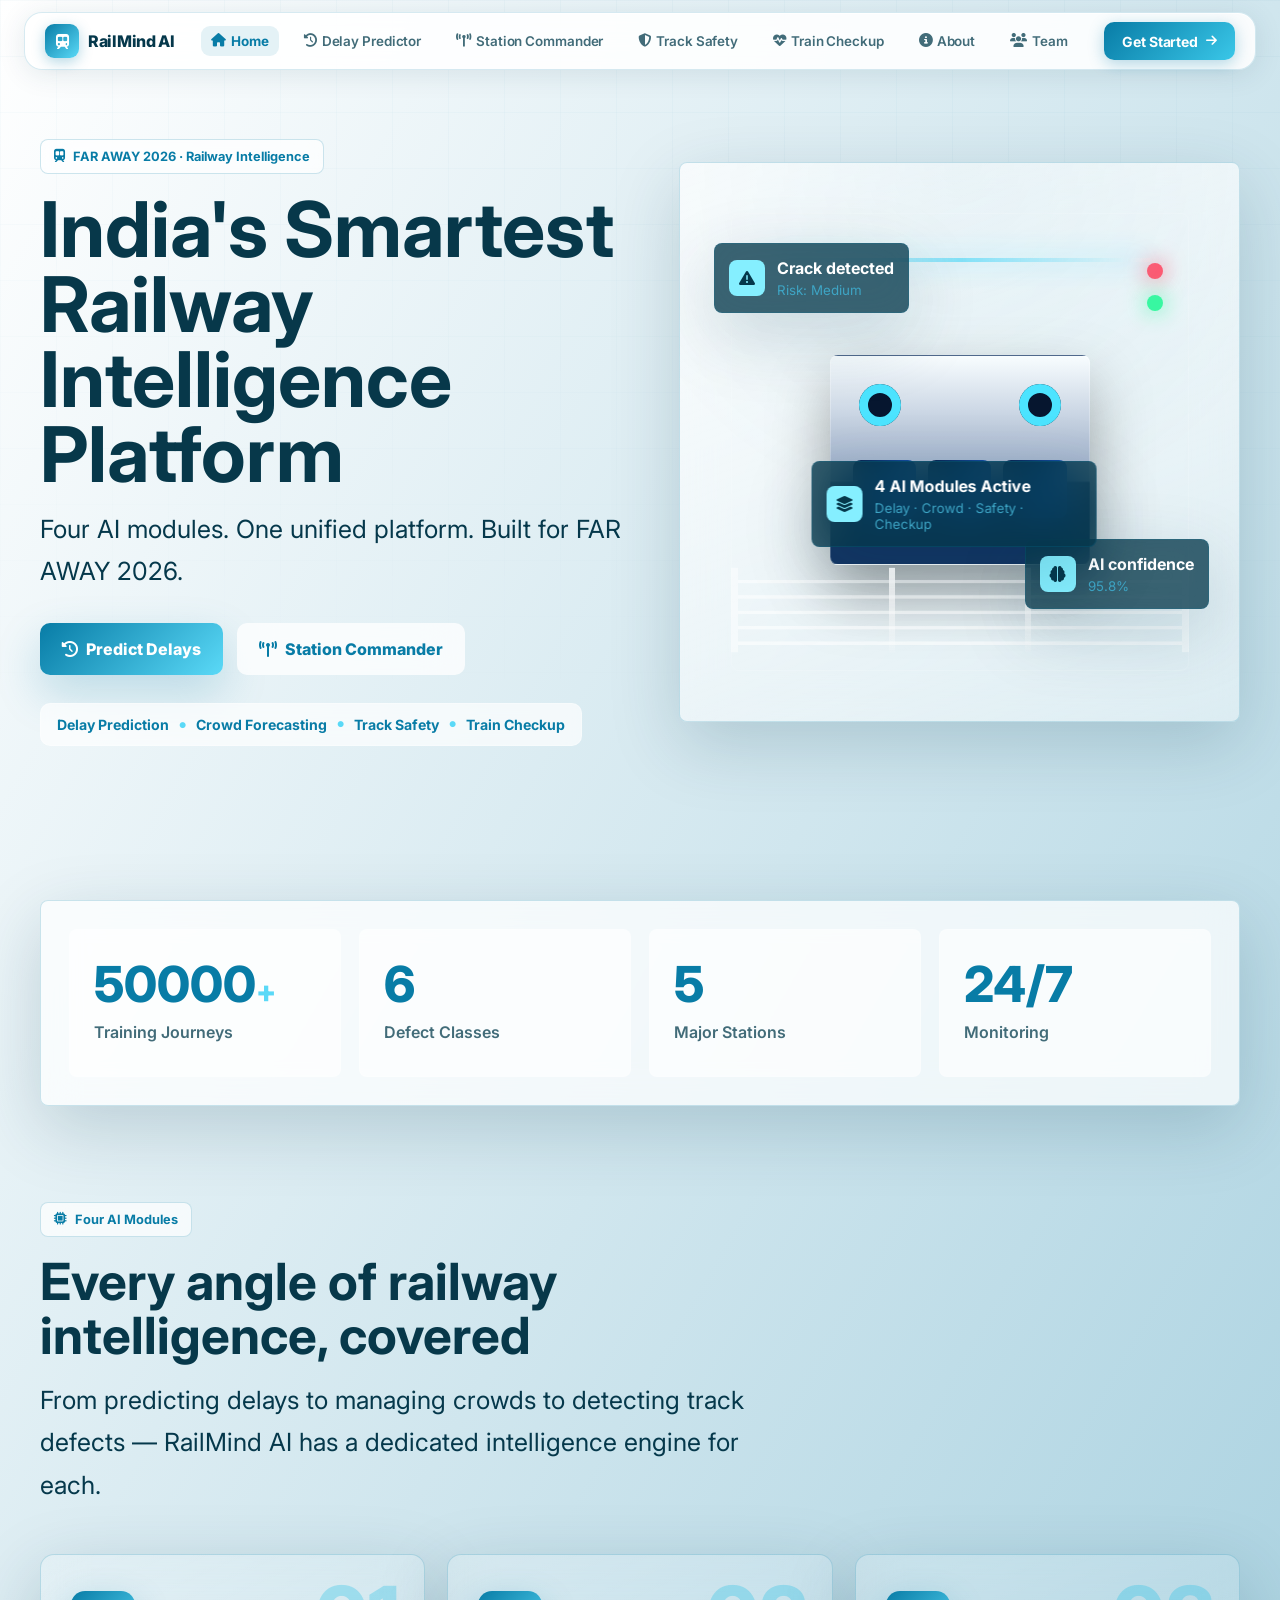
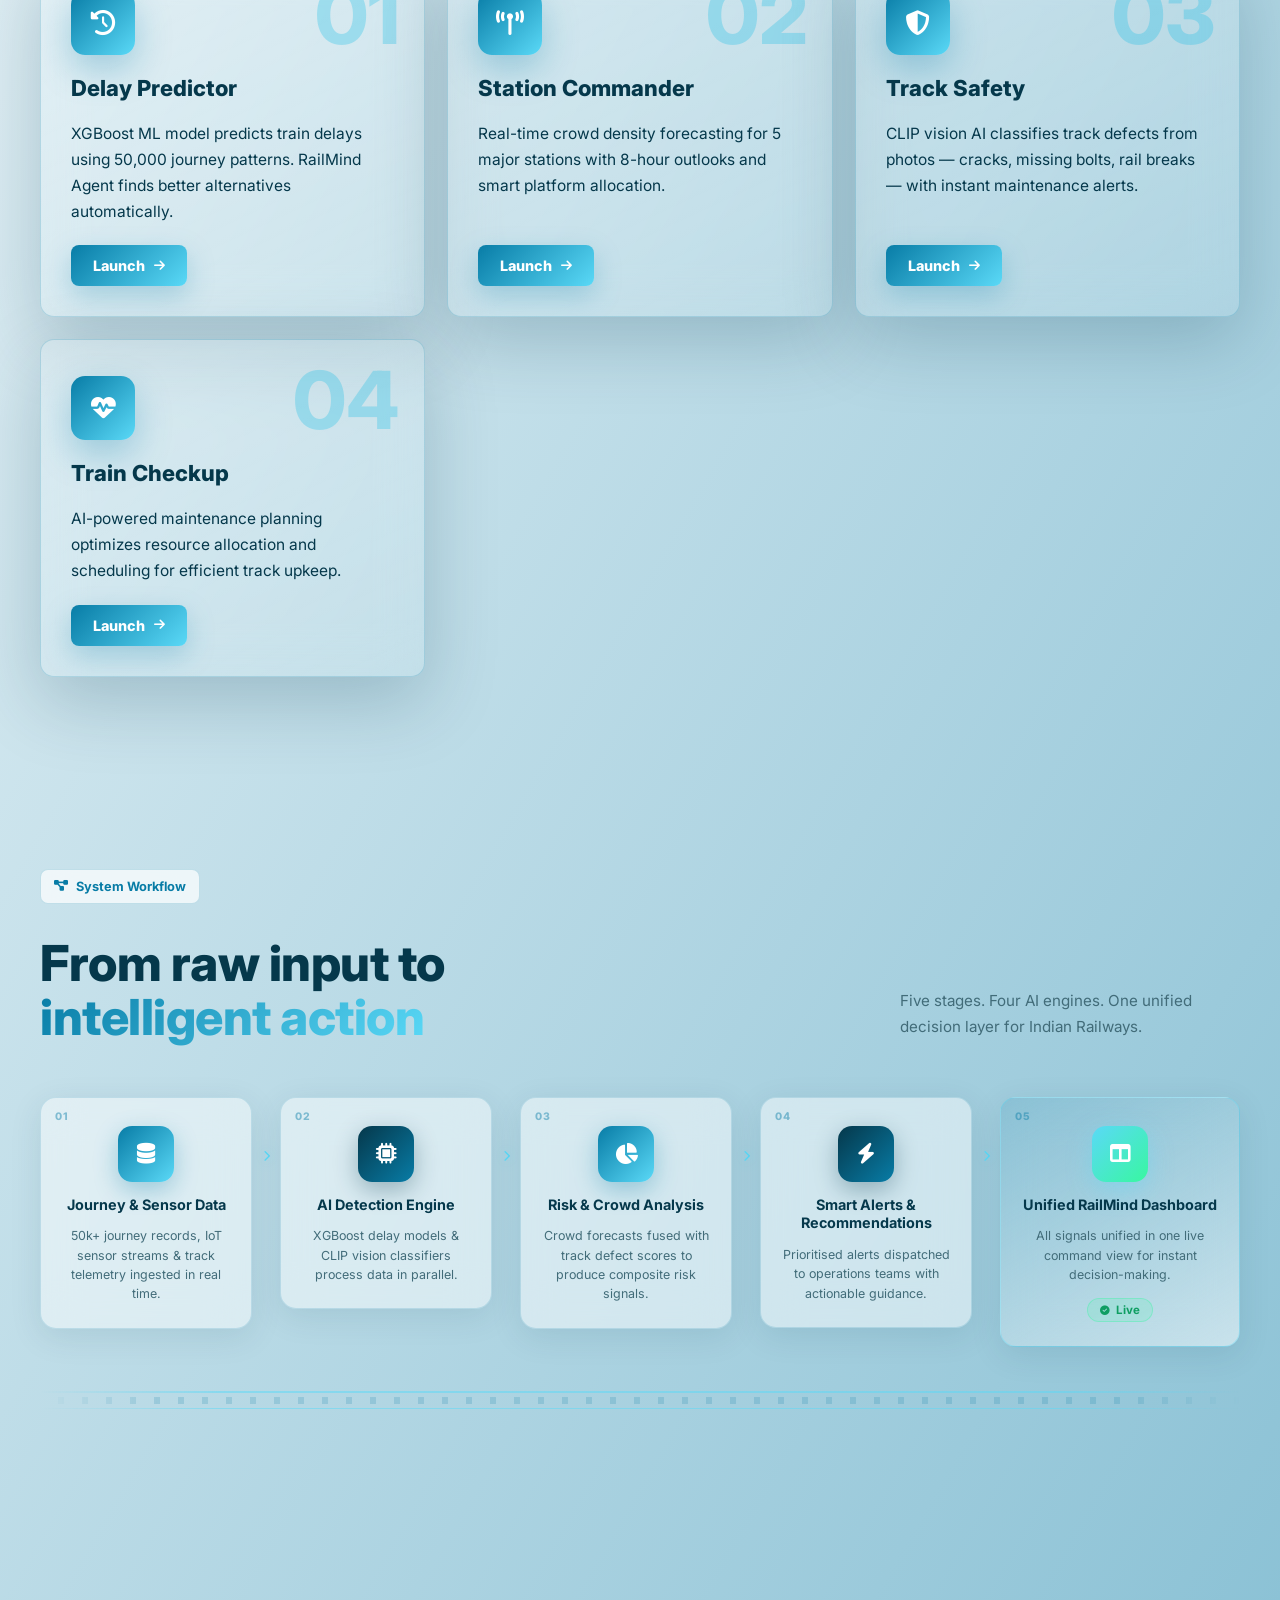
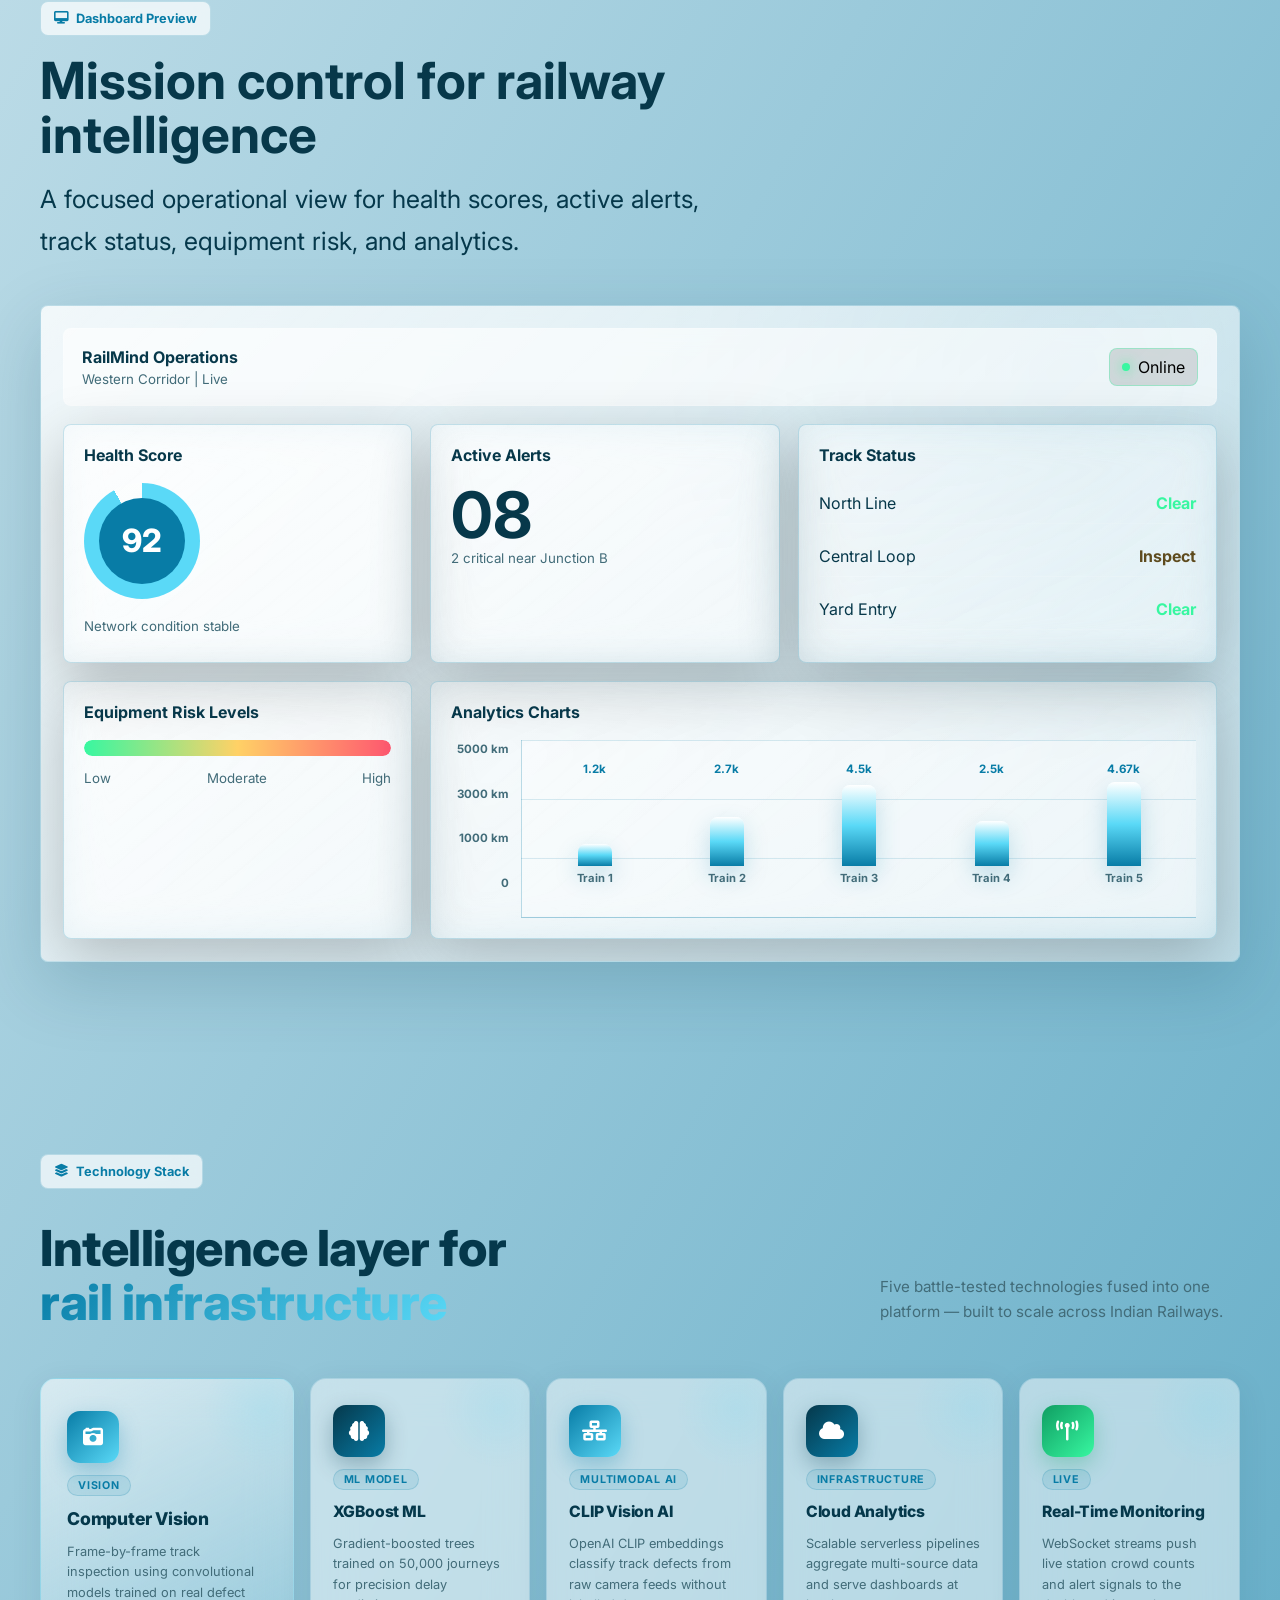
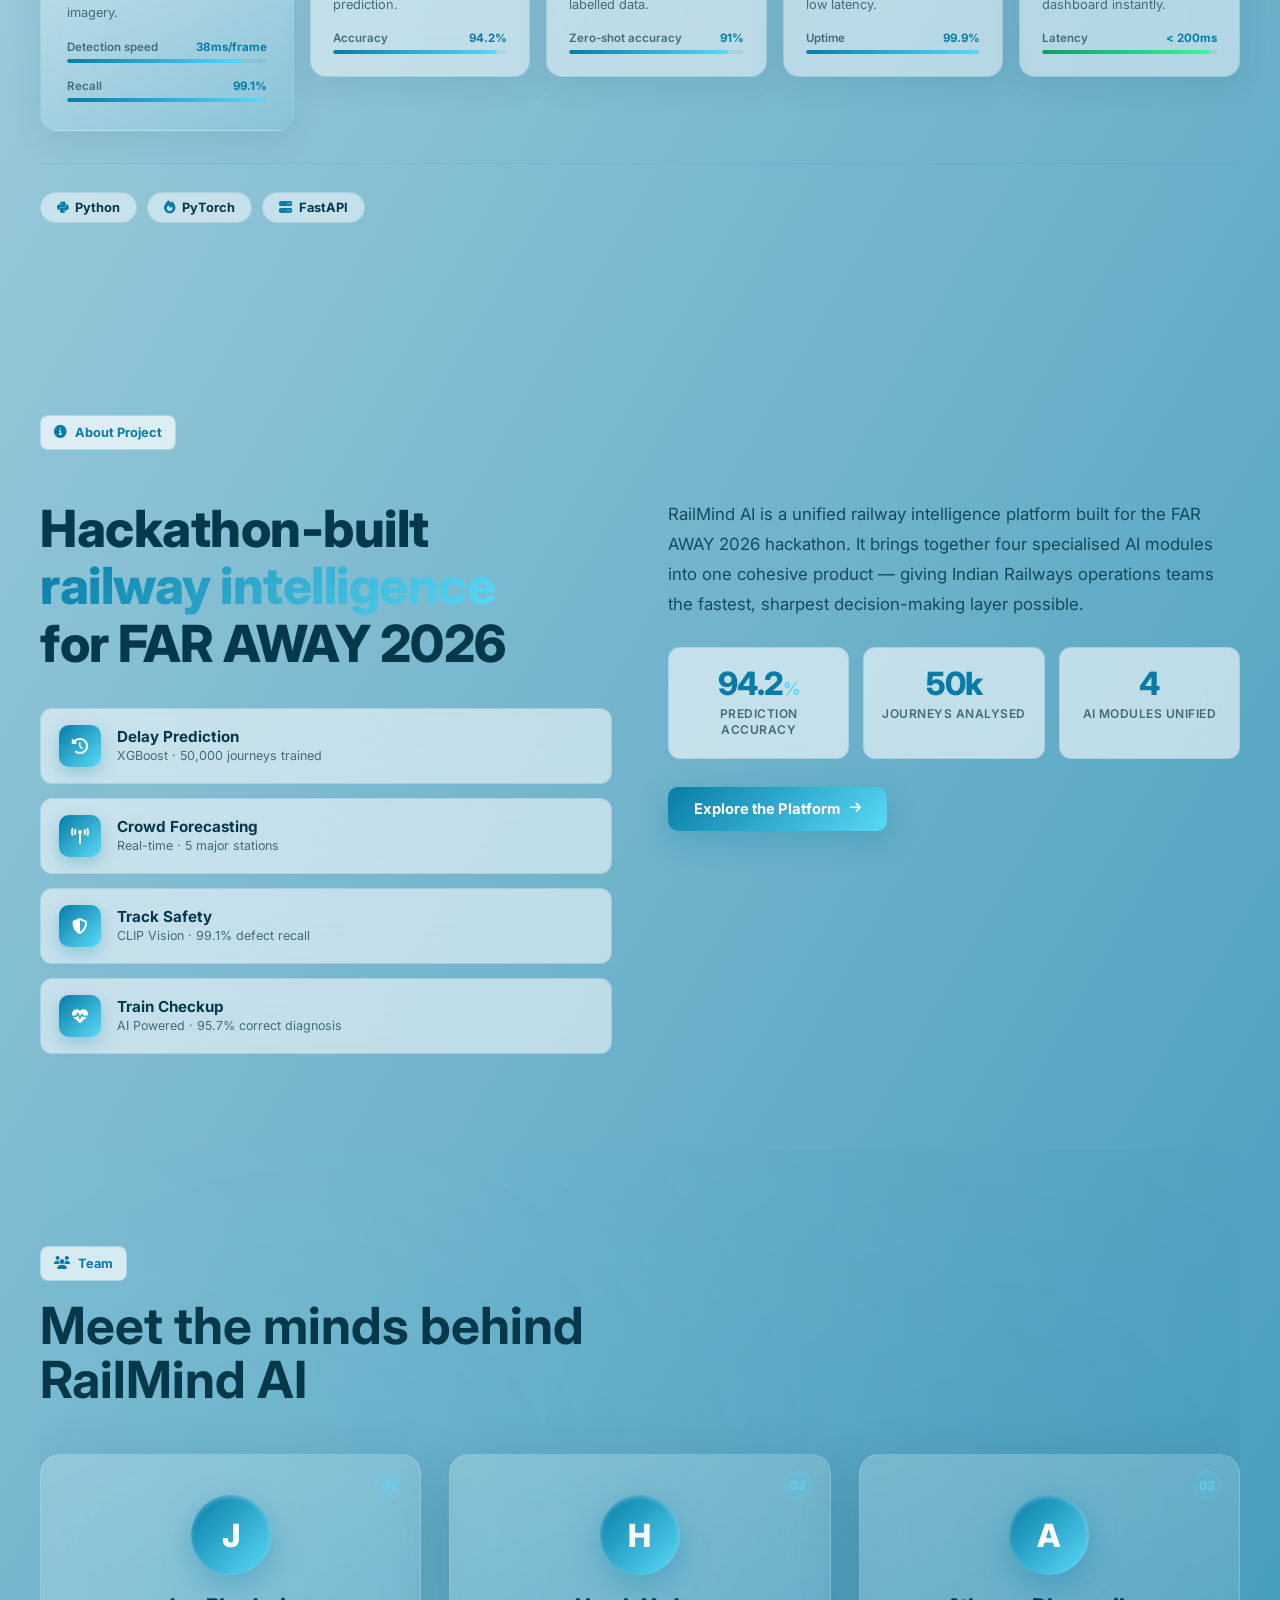
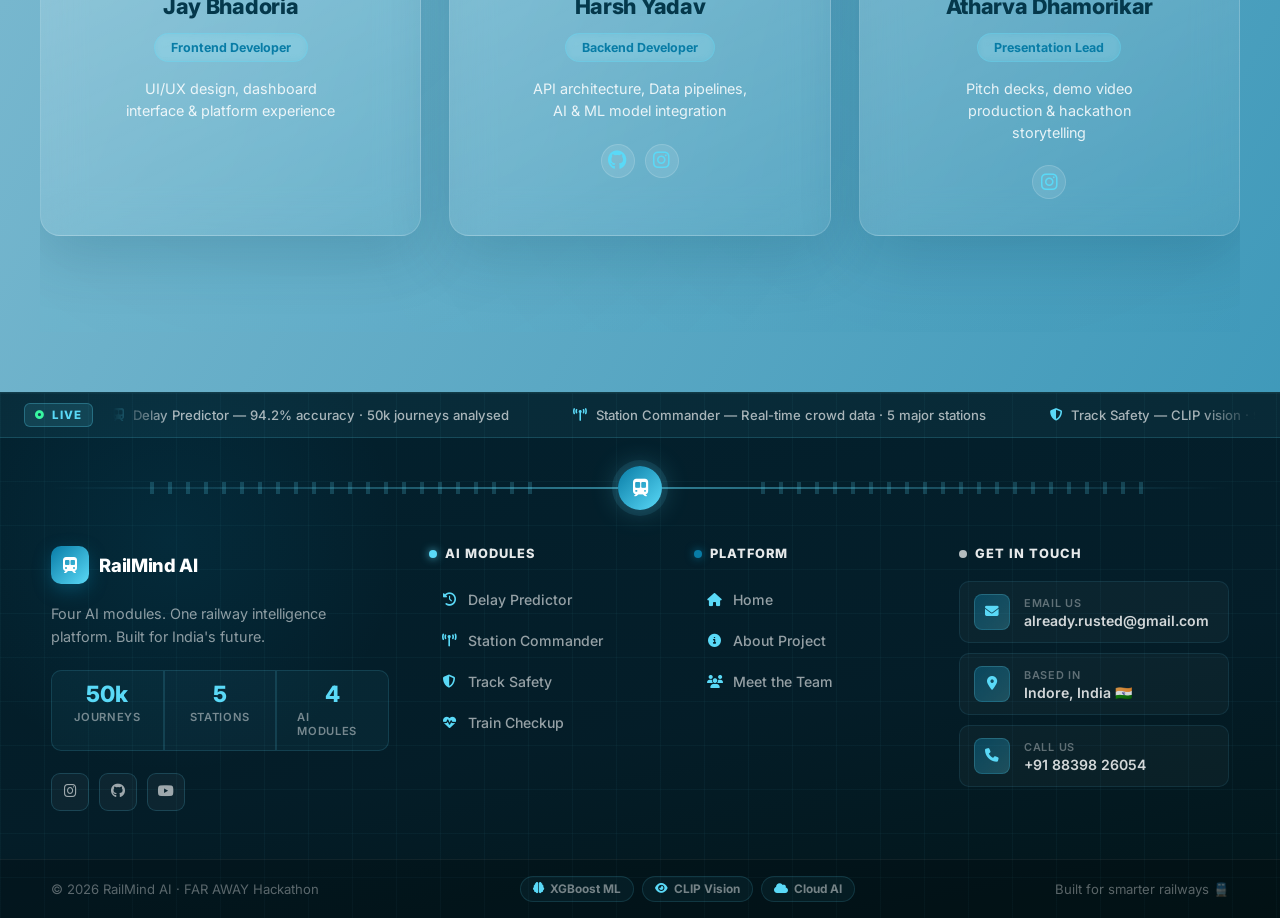
<file: railmind-frontend/index.html>
<!doctype html>
<html lang="en">
  <head>
    <meta charset="UTF-8" />
    <meta name="viewport" content="width=device-width, initial-scale=1.0" />
    <title>RailMind AI | India's Railway Intelligence Platform</title>
    <link rel="preconnect" href="https://fonts.googleapis.com" />
    <link rel="preconnect" href="https://fonts.gstatic.com" crossorigin />
    <link
      href="https://fonts.googleapis.com/css2?family=Inter:wght@400;500;600;700;800&display=swap"
      rel="stylesheet"
    />
    <link
      rel="stylesheet"
      href="https://cdnjs.cloudflare.com/ajax/libs/font-awesome/6.5.1/css/all.min.css"
    />
    <link rel="icon" type="image/png" href="icon.png" />
    <link rel="stylesheet" href="train.css" />
    <style>
      /* ── Module Cards ──────────────────────────────────────────────── */
      .modules-section {
        padding: 96px 0;
      }

      .module-grid {
        display: grid;
        grid-template-columns: repeat(3, 1fr);
        gap: 22px;
        margin-top: 48px;
      }

      .module-card {
        position: relative;
        display: flex;
        flex-direction: column;
        gap: 20px;
        padding: 36px 30px 30px;
        border: 1px solid var(--border);
        border-radius: 14px;
        background: linear-gradient(
          155deg,
          rgba(255, 255, 255, 0.18),
          rgba(255, 255, 255, 0.06)
        );
        box-shadow: 0 24px 72px rgba(3, 56, 76, 0.22);
        backdrop-filter: blur(22px);
        transition:
          transform 0.28s ease,
          border-color 0.28s ease,
          box-shadow 0.28s ease;
        overflow: hidden;
        text-decoration: none;
        color: var(--text);
      }

      .module-card::before {
        content: "";
        position: absolute;
        inset: 0;
        border-radius: inherit;
        background: linear-gradient(
          140deg,
          rgba(90, 217, 247, 0.1),
          transparent 55%
        );
        opacity: 0;
        transition: opacity 0.3s ease;
        pointer-events: none;
      }

      .module-card:hover {
        transform: translateY(-8px);
        border-color: rgba(90, 217, 247, 0.55);
        box-shadow: 0 36px 90px rgba(8, 124, 166, 0.28);
      }

      .module-card:hover::before {
        opacity: 1;
      }

      .module-card-number {
        position: absolute;
        top: 20px;
        right: 24px;
        font-size: 5rem;
        font-weight: 800;
        line-height: 1;
        color: #1cc0e64f;
        pointer-events: none;
        user-select: none;
      }

      .module-icon-wrap {
        display: flex;
        align-items: center;
        justify-content: center;
        width: 64px;
        height: 64px;
        border-radius: 14px;
        background: linear-gradient(135deg, #087ca6, #5ad9f7);
        box-shadow: 0 14px 36px rgba(8, 124, 166, 0.3);
        font-size: 1.55rem;
        color: #fff;
        flex-shrink: 0;
      }

      .module-card h3 {
        font-size: 1.38rem;
        font-weight: 800;
        line-height: 1.18;
        color: var(--navy);
      }

      .module-card p {
        font-size: 0.97rem;
        color: var(--navy) !important;
        line-height: 1.68;
        flex: 1;
      }

      .module-launch-btn {
        display: inline-flex;
        align-items: center;
        gap: 9px;
        align-self: flex-start;
        padding: 12px 22px;
        font-size: 0.9rem;
        font-weight: 800;
        color: var(--white);
        background: linear-gradient(135deg, #087ca6, #5ad9f7);
        border: none;
        border-radius: 8px;
        box-shadow: 0 10px 28px rgba(8, 124, 166, 0.26);
        transition:
          transform 0.2s ease,
          box-shadow 0.2s ease;
        text-decoration: none;
        cursor: pointer;
      }

      .module-launch-btn:hover {
        transform: translateY(-2px);
        box-shadow: 0 16px 36px rgba(8, 124, 166, 0.35);
      }

      .module-launch-btn i {
        font-size: 0.78rem;
        transition: transform 0.2s ease;
      }

      .module-card:hover .module-launch-btn i {
        transform: translateX(3px);
      }

      /* ── Hero panel-3 (3 modules active) ───────────────────────────── */
      .panel-mid {
        left: 49%;
        bottom: 174px;
        transform: translateX(-50%);
      }

      /* ── Updated trust strip layout ─────────────────────────────────── */
      .trust-strip-modules {
        display: inline-flex;
        flex-wrap: wrap;
        gap: 0;
        margin-top: 28px;
        padding: 12px 16px;
        border: 1px solid rgba(255, 255, 255, 0.28);
        border-radius: 10px;
        background: rgba(255, 255, 255, 0.68);
        backdrop-filter: blur(14px);
        font-size: 0.88rem;
        font-weight: 700;
        color: var(--blue);
        align-items: center;
        gap: 6px;
      }

      .trust-strip-modules .dot {
        color: var(--cyan);
        font-size: 0.5rem;
        margin: 0 4px;
      }

      /* ── Stats band update ──────────────────────────────────────────── */
      .stat-card .stat-unit {
        font-size: clamp(1.2rem, 2.5vw, 1.9rem);
        font-weight: 800;
        color: var(--cyan);
      }

      /* ── Workflow step labels override ──────────────────────────────── */
      .workflow-updated .timeline-step h3 {
        font-size: 0.9rem;
      }

      /* ── Responsive module grid ─────────────────────────────────────── */
      @media (max-width: 1050px) {
        .module-grid {
          grid-template-columns: 1fr;
          max-width: 560px;
        }
      }

      @media (max-width: 680px) {
        .module-grid {
          max-width: 100%;
        }

        .module-card {
          padding: 28px 22px 24px;
        }
      }
    </style>
  </head>
  <body>
    <!-- ═══════════════════════════════ HEADER ═══════════════════════════════ -->
    <header class="site-header">
      <nav class="navbar">
        <a href="index.html" class="logo" aria-label="RailMind AI home">
          <span class="logo-mark"
            ><i class="fa-solid fa-train-subway"></i
          ></span>
          <span>RailMind AI</span>
        </a>

        <button
          class="nav-toggle"
          type="button"
          aria-label="Toggle navigation"
          aria-expanded="false"
        >
          <i class="fa-solid fa-bars"></i>
        </button>

        <div class="nav-menu">
          <a href="/index" style="color: var(--blue)"
            ><i class="fa-solid fa-house"></i> Home</a
          >
          <a href="/delay"
            ><i class="fa-solid fa-clock-rotate-left"></i> Delay Predictor</a
          >
          <a href="/crowd"
            ><i class="fa-solid fa-tower-broadcast"></i> Station Commander</a
          >
          <a href="/safety"
            ><i class="fa-solid fa-shield-halved"></i> Track Safety</a
          >
          <a href="/checkup">
            <i class="fa-solid fa-heart-pulse section-icon"></i> Train Checkup
          </a>
          <a href="#about"> <i class="fa-solid fa-circle-info"></i> About </a>
          <a href="#team"> <i class="fa-solid fa-users"></i> Team </a>
        </div>
        <a class="nav-cta" href="#modules">
          Get Started <i class="fa-solid fa-arrow-right"></i>
        </a>
      </nav>
    </header>

    <main>
      <!-- ═══════════════════════════════ HERO ════════════════════════════════ -->
      <section id="home" class="hero section-shell">
        <div class="hero-content reveal">
          <div class="eyebrow">
            <i class="fa-solid fa-train-subway"></i> FAR AWAY 2026 · Railway
            Intelligence
          </div>

          <h1>India's Smartest Railway Intelligence Platform</h1>

          <p>Four AI modules. One unified platform. Built for FAR AWAY 2026.</p>

          <div class="hero-actions">
            <a href="delay.html" class="btn btn-primary"
              ><i class="fa-solid fa-clock-rotate-left"></i> Predict Delays</a
            >
            <a href="crowd.html" class="btn btn-secondary"
              ><i class="fa-solid fa-tower-broadcast"></i> Station Commander</a
            >
          </div>

          <div class="trust-strip-modules">
            <span>Delay Prediction</span>
            <span class="dot">●</span>
            <span>Crowd Forecasting</span>
            <span class="dot">●</span>
            <span>Track Safety</span>
            <span class="dot">●</span>
            <span>Train Checkup</span>
          </div>
        </div>

        <div class="hero-visual reveal">
          <div class="rail-illustration">
            <div class="signal signal-red"></div>
            <div class="signal signal-green"></div>

            <div class="train-card">
              <div class="train-head">
                <span></span>
                <span></span>
              </div>
              <div class="train-body">
                <div class="train-window"></div>
                <div class="train-window"></div>
                <div class="train-window"></div>
              </div>
            </div>

            <div class="scan-beam"></div>

            <div class="rail-track">
              <span></span>
              <span></span>
              <span></span>
              <span></span>
              <span></span>
            </div>

            <!-- Panel 1: Crack detected -->
            <div class="floating-panel panel-top">
              <i class="fa-solid fa-triangle-exclamation"></i>
              <div>
                <strong>Crack detected</strong>
                <small>Risk: Medium</small>
              </div>
            </div>

            <!-- Panel 2: AI confidence -->
            <div class="floating-panel panel-bottom">
              <i class="fa-solid fa-brain"></i>
              <div>
                <strong>AI confidence</strong>
                <small>95.8%</small>
              </div>
            </div>

            <!-- Panel 3: 4 AI Modules Active (new) -->
            <div class="floating-panel panel-mid">
              <i class="fa-solid fa-layer-group"></i>
              <div>
                <strong>4 AI Modules Active</strong>
                <small>Delay · Crowd · Safety · Checkup</small>
              </div>
            </div>
          </div>
        </div>
      </section>

      <!-- ═══════════════════════════════ STATS ════════════════════════════════ -->
      <section id="stats" class="stats-band">
        <div class="stat-card reveal">
          <strong data-count="50000">0</strong><span class="stat-unit">+</span>
          <p>Training Journeys</p>
        </div>
        <div class="stat-card reveal">
          <strong data-count="6">0</strong>
          <p>Defect Classes</p>
        </div>
        <div class="stat-card reveal">
          <strong data-count="5">0</strong>
          <p>Major Stations</p>
        </div>
        <div class="stat-card reveal">
          <strong>24/7</strong>
          <p>Monitoring</p>
        </div>
      </section>

      <!-- ════════════════════════ FOUR AI MODULES ════════════════════════════ -->
      <section id="modules" class="section-shell modules-section">
        <div class="section-heading reveal">
          <span><i class="fa-solid fa-microchip"></i>Four AI Modules</span>
          <h2>Every angle of railway intelligence, covered</h2>
          <p>
            From predicting delays to managing crowds to detecting track defects
            — RailMind AI has a dedicated intelligence engine for each.
          </p>
        </div>

        <div class="module-grid">
          <!-- Card 1: Delay Predictor -->
          <div class="module-card reveal">
            <span class="module-card-number">01</span>
            <div class="module-icon-wrap">
              <i class="fa-solid fa-clock-rotate-left"></i>
            </div>
            <h3>Delay Predictor</h3>
            <p>
              XGBoost ML model predicts train delays using 50,000 journey
              patterns. RailMind Agent finds better alternatives automatically.
            </p>
            <a href="delay.html" class="module-launch-btn">
              Launch <i class="fa-solid fa-arrow-right"></i>
            </a>
          </div>

          <!-- Card 2: Station Commander -->
          <div class="module-card reveal">
            <span class="module-card-number">02</span>
            <div class="module-icon-wrap">
              <i class="fa-solid fa-tower-broadcast"></i>
            </div>
            <h3>Station Commander</h3>
            <p>
              Real-time crowd density forecasting for 5 major stations with
              8-hour outlooks and smart platform allocation.
            </p>
            <a href="crowd.html" class="module-launch-btn">
              Launch <i class="fa-solid fa-arrow-right"></i>
            </a>
          </div>

          <!-- Card 3: Track Safety -->
          <div class="module-card reveal">
            <span class="module-card-number">03</span>
            <div class="module-icon-wrap">
              <i class="fa-solid fa-shield-halved"></i>
            </div>
            <h3>Track Safety</h3>
            <p>
              CLIP vision AI classifies track defects from photos — cracks,
              missing bolts, rail breaks — with instant maintenance alerts.
            </p>
            <a href="safety.html" class="module-launch-btn">
              Launch <i class="fa-solid fa-arrow-right"></i>
            </a>
          </div>
          <!-- Card 4: Maintenance Scheduler -->
          <div class="module-card reveal">
            <span class="module-card-number">04</span>
            <div class="module-icon-wrap">
              <i class="fa-solid fa-heart-pulse section-icon"></i>
            </div>
            <h3>Train Checkup</h3>
            <p>
              AI-powered maintenance planning optimizes resource allocation and
              scheduling for efficient track upkeep.
            </p>
            <a href="checkup.html" class="module-launch-btn">
              Launch <i class="fa-solid fa-arrow-right"></i>
            </a>
          </div>
        </div>
      </section>

      <!-- ══════════════════════════ WORKFLOW ══════════════════════════════════ -->
      <section class="workflow-new section-shell">
        <!-- Header row -->
        <div class="workflow-header reveal">
          <div>
            <span class="section-kicker"
              ><i class="fa-solid fa-diagram-project"></i> System Workflow</span
            >
            <h2 class="workflow-title">
              From raw input to<br /><span class="workflow-title-accent"
                >intelligent action</span
              >
            </h2>
          </div>
          <p class="workflow-subtitle">
            Five stages. Four AI engines. One unified decision layer for Indian
            Railways.
          </p>
        </div>

        <!-- Flow steps -->
        <div class="workflow-flow reveal">
          <!-- Step 1 -->
          <div class="wf-step" data-step="01">
            <div class="wf-card">
              <div class="wf-icon-wrap wf-color-cyan">
                <i class="fa-solid fa-database"></i>
              </div>
              <div class="wf-step-num">01</div>
              <h3>Journey &amp; Sensor Data</h3>
              <p>
                50k+ journey records, IoT sensor streams &amp; track telemetry
                ingested in real time.
              </p>
            </div>
            <div class="wf-connector">
              <div class="wf-connector-line"></div>
              <i class="fa-solid fa-chevron-right wf-connector-arrow"></i>
            </div>
          </div>

          <!-- Step 2 -->
          <div class="wf-step" data-step="02">
            <div class="wf-card">
              <div class="wf-icon-wrap wf-color-blue">
                <i class="fa-solid fa-microchip"></i>
              </div>
              <div class="wf-step-num">02</div>
              <h3>AI Detection Engine</h3>
              <p>
                XGBoost delay models &amp; CLIP vision classifiers process data
                in parallel.
              </p>
            </div>
            <div class="wf-connector">
              <div class="wf-connector-line"></div>
              <i class="fa-solid fa-chevron-right wf-connector-arrow"></i>
            </div>
          </div>

          <!-- Step 3 -->
          <div class="wf-step" data-step="03">
            <div class="wf-card">
              <div class="wf-icon-wrap wf-color-cyan">
                <i class="fa-solid fa-chart-pie"></i>
              </div>
              <div class="wf-step-num">03</div>
              <h3>Risk &amp; Crowd Analysis</h3>
              <p>
                Crowd forecasts fused with track defect scores to produce
                composite risk signals.
              </p>
            </div>
            <div class="wf-connector">
              <div class="wf-connector-line"></div>
              <i class="fa-solid fa-chevron-right wf-connector-arrow"></i>
            </div>
          </div>

          <!-- Step 4 -->
          <div class="wf-step" data-step="04">
            <div class="wf-card">
              <div class="wf-icon-wrap wf-color-blue">
                <i class="fa-solid fa-bolt"></i>
              </div>
              <div class="wf-step-num">04</div>
              <h3>Smart Alerts &amp; Recommendations</h3>
              <p>
                Prioritised alerts dispatched to operations teams with
                actionable guidance.
              </p>
            </div>
            <div class="wf-connector">
              <div class="wf-connector-line"></div>
              <i class="fa-solid fa-chevron-right wf-connector-arrow"></i>
            </div>
          </div>

          <!-- Step 5 (no connector after) -->
          <div class="wf-step wf-step-last" data-step="05">
            <div class="wf-card wf-card-final">
              <div class="wf-icon-wrap wf-color-final">
                <i class="fa-solid fa-table-columns"></i>
              </div>
              <div class="wf-step-num">05</div>
              <h3>Unified RailMind Dashboard</h3>
              <p>
                All signals unified in one live command view for instant
                decision-making.
              </p>
              <span class="wf-final-badge"
                ><i class="fa-solid fa-circle-check"></i> Live</span
              >
            </div>
          </div>
        </div>

        <!-- Bottom track motif -->
        <div class="wf-track-bar reveal">
          <div class="wf-track-rail"></div>
          <div class="wf-track-sleepers"></div>
          <div class="wf-track-rail"></div>
        </div>
      </section>

      <!-- ══════════════════════════ DASHBOARD ═════════════════════════════════ -->
      <section id="dashboard" class="dashboard-section section-shell">
        <div class="section-heading reveal">
          <span><i class="fa-solid fa-desktop"></i>Dashboard Preview</span>
          <h2>Mission control for railway intelligence</h2>
          <p>
            A focused operational view for health scores, active alerts, track
            status, equipment risk, and analytics.
          </p>
        </div>

        <div class="dashboard-mockup reveal">
          <div class="dash-topbar">
            <div>
              <strong>RailMind Operations</strong>
              <small>Western Corridor | Live</small>
            </div>
            <div class="status-pill"><span></span> Online</div>
          </div>

          <div class="dash-grid">
            <div class="dash-card health-card">
              <p>Health Score</p>
              <div class="radial-score"><span>92</span></div>
              <small>Network condition stable</small>
            </div>
            <div class="dash-card alert-card">
              <p>Active Alerts</p>
              <strong>08</strong>
              <small>2 critical near Junction B</small>
            </div>
            <div class="dash-card">
              <p>Track Status</p>
              <div class="track-row">
                <span>North Line</span><b class="ok">Clear</b>
              </div>
              <div class="track-row">
                <span>Central Loop</span><b class="warn">Inspect</b>
              </div>
              <div class="track-row">
                <span>Yard Entry</span><b class="ok">Clear</b>
              </div>
            </div>
            <div class="dash-card">
              <p>Equipment Risk Levels</p>
              <div class="risk-bar"><span style="width: 100%"></span></div>
              <div class="risk-labels">
                <small>Low</small><small>Moderate</small><small>High</small>
              </div>
            </div>
            <div class="dash-card chart-card">
              <p>Analytics Charts</p>
              <div
                class="distance-chart"
                aria-label="Train distance chart in thousand kilometers"
              >
                <div class="y-axis" aria-hidden="true">
                  <span>5000 km</span>
                  <span>3000 km</span>
                  <span>1000 km</span>
                  <span>0</span>
                </div>
                <div class="chart-area">
                  <div class="distance-bars">
                    <div class="bar-item">
                      <b>1.2k</b>
                      <span class="bar" style="height: 24%"></span>
                      <small>Train 1</small>
                    </div>
                    <div class="bar-item">
                      <b>2.7k</b>
                      <span class="bar" style="height: 54%"></span>
                      <small>Train 2</small>
                    </div>
                    <div class="bar-item">
                      <b>4.5k</b>
                      <span class="bar" style="height: 90%"></span>
                      <small>Train 3</small>
                    </div>
                    <div class="bar-item">
                      <b>2.5k</b>
                      <span class="bar" style="height: 50%"></span>
                      <small>Train 4</small>
                    </div>
                    <div class="bar-item">
                      <b>4.67k</b>
                      <span class="bar" style="height: 93.4%"></span>
                      <small>Train 5</small>
                    </div>
                  </div>
                </div>
              </div>
            </div>
          </div>
        </div>
      </section>

      <!-- ══════════════════════════ TECH STACK ════════════════════════════════ -->
      <section class="tech-new section-shell">
        <!-- Header -->
        <div class="tech-header reveal">
          <div class="tech-header-left">
            <span class="section-kicker"
              ><i class="fa-solid fa-layer-group"></i> Technology Stack</span
            >
            <h2 class="tech-title">
              Intelligence layer for<br /><span class="tech-title-accent"
                >rail infrastructure</span
              >
            </h2>
          </div>
          <p class="tech-subtitle">
            Five battle-tested technologies fused into one platform — built to
            scale across Indian Railways.
          </p>
        </div>

        <!-- Main card grid -->
        <div class="tech-new-grid reveal">
          <!-- Computer Vision — tall featured card -->
          <div class="tech-new-card tech-featured reveal">
            <div class="tech-card-glow"></div>
            <div class="tech-new-icon tech-icon-cyan">
              <i class="fa-solid fa-camera-retro"></i>
            </div>
            <div class="tech-card-tag">Vision</div>
            <h3>Computer Vision</h3>
            <p>
              Frame-by-frame track inspection using convolutional models trained
              on real defect imagery.
            </p>
            <div class="tech-stat-bar">
              <div class="tech-stat-label">
                <span>Detection speed</span><span>38ms/frame</span>
              </div>
              <div class="tech-stat-track">
                <div class="tech-stat-fill" style="width: 88%"></div>
              </div>
            </div>
            <div class="tech-stat-bar">
              <div class="tech-stat-label">
                <span>Recall</span><span>99.1%</span>
              </div>
              <div class="tech-stat-track">
                <div class="tech-stat-fill" style="width: 99%"></div>
              </div>
            </div>
          </div>

          <!-- XGBoost ML -->
          <div class="tech-new-card reveal">
            <div class="tech-card-glow"></div>
            <div class="tech-new-icon tech-icon-blue">
              <i class="fa-solid fa-brain"></i>
            </div>
            <div class="tech-card-tag">ML Model</div>
            <h3>XGBoost ML</h3>
            <p>
              Gradient-boosted trees trained on 50,000 journeys for precision
              delay prediction.
            </p>
            <div class="tech-stat-bar">
              <div class="tech-stat-label">
                <span>Accuracy</span><span>94.2%</span>
              </div>
              <div class="tech-stat-track">
                <div class="tech-stat-fill" style="width: 94%"></div>
              </div>
            </div>
          </div>

          <!-- CLIP Vision AI -->
          <div class="tech-new-card reveal">
            <div class="tech-card-glow"></div>
            <div class="tech-new-icon tech-icon-cyan">
              <i class="fa-solid fa-network-wired"></i>
            </div>
            <div class="tech-card-tag">Multimodal AI</div>
            <h3>CLIP Vision AI</h3>
            <p>
              OpenAI CLIP embeddings classify track defects from raw camera
              feeds without labelled data.
            </p>
            <div class="tech-stat-bar">
              <div class="tech-stat-label">
                <span>Zero-shot accuracy</span><span>91%</span>
              </div>
              <div class="tech-stat-track">
                <div class="tech-stat-fill" style="width: 91%"></div>
              </div>
            </div>
          </div>

          <!-- Cloud Analytics -->
          <div class="tech-new-card reveal">
            <div class="tech-card-glow"></div>
            <div class="tech-new-icon tech-icon-blue">
              <i class="fa-solid fa-cloud"></i>
            </div>
            <div class="tech-card-tag">Infrastructure</div>
            <h3>Cloud Analytics</h3>
            <p>
              Scalable serverless pipelines aggregate multi-source data and
              serve dashboards at low latency.
            </p>
            <div class="tech-stat-bar">
              <div class="tech-stat-label">
                <span>Uptime</span><span>99.9%</span>
              </div>
              <div class="tech-stat-track">
                <div class="tech-stat-fill" style="width: 99%"></div>
              </div>
            </div>
          </div>

          <!-- Real-Time Monitoring -->
          <div class="tech-new-card reveal">
            <div class="tech-card-glow"></div>
            <div class="tech-new-icon tech-icon-green">
              <i class="fa-solid fa-tower-broadcast"></i>
            </div>
            <div class="tech-card-tag">Live</div>
            <h3>Real-Time Monitoring</h3>
            <p>
              WebSocket streams push live station crowd counts and alert signals
              to the dashboard instantly.
            </p>
            <div class="tech-stat-bar">
              <div class="tech-stat-label">
                <span>Latency</span><span>&lt; 200ms</span>
              </div>
              <div class="tech-stat-track">
                <div
                  class="tech-stat-fill tech-stat-fill-green"
                  style="width: 96%"
                ></div>
              </div>
            </div>
          </div>
        </div>

        <!-- Bottom badge strip -->
        <div class="tech-badge-strip reveal">
          <span class="tech-badge-item"
            ><i class="fa-brands fa-python"></i> Python</span
          >
          <span class="tech-badge-item"
            ><i class="fa-solid fa-fire"></i> PyTorch</span
          >

          <span class="tech-badge-item"
            ><i class="fa-solid fa-server"></i> FastAPI</span
          >
        </div>
      </section>
      <!-- ══════════════════════════ ABOUT ═════════════════════════════════════ -->
      <section id="about" class="about-new section-shell">
        <!-- Section label -->
        <div class="about-eyebrow reveal">
          <span class="section-kicker"
            ><i class="fa-solid fa-circle-info"></i> About Project</span
          >
        </div>

        <div class="about-new-grid reveal">
          <!-- Left: headline + mission pillars -->
          <div class="about-left">
            <h2 class="about-headline">
              Hackathon-built<br />
              <span class="about-headline-accent">railway intelligence</span
              ><br />
              for FAR AWAY 2026
            </h2>

            <!-- 3 mission pillars -->
            <div class="about-pillars">
              <div class="about-pillar">
                <div class="about-pillar-icon">
                  <i class="fa-solid fa-clock-rotate-left"></i>
                </div>
                <div>
                  <strong>Delay Prediction</strong>
                  <span>XGBoost · 50,000 journeys trained</span>
                </div>
              </div>
              <div class="about-pillar">
                <div class="about-pillar-icon">
                  <i class="fa-solid fa-tower-broadcast"></i>
                </div>
                <div>
                  <strong>Crowd Forecasting</strong>
                  <span>Real-time · 5 major stations</span>
                </div>
              </div>
              <div class="about-pillar">
                <div class="about-pillar-icon">
                  <i class="fa-solid fa-shield-halved"></i>
                </div>
                <div>
                  <strong>Track Safety</strong>
                  <span>CLIP Vision · 99.1% defect recall</span>
                </div>
              </div>
              <div class="about-pillar">
                <div class="about-pillar-icon">
                  <i class="fa-solid fa-heartbeat"></i>
                </div>
                <div>
                  <strong>Train Checkup</strong>
                  <span>AI Powered · 95.7% correct diagnosis</span>
                </div>
              </div>
            </div>
          </div>

          <!-- Right: description + stat highlights -->
          <div class="about-right">
            <p class="about-body">
              RailMind AI is a unified railway intelligence platform built for
              the FAR AWAY 2026 hackathon. It brings together four specialised
              AI modules into one cohesive product — giving Indian Railways
              operations teams the fastest, sharpest decision-making layer
              possible.
            </p>

            <!-- Highlight stat cards -->
            <div class="about-highlights">
              <div class="about-highlight-card">
                <strong>94.2<span>%</span></strong>
                <p>Prediction accuracy</p>
              </div>
              <div class="about-highlight-card">
                <strong>50k</strong>
                <p>Journeys analysed</p>
              </div>
              <div class="about-highlight-card">
                <strong>4</strong>
                <p>AI modules unified</p>
              </div>
            </div>

            <a href="#modules" class="about-cta-btn">
              Explore the Platform <i class="fa-solid fa-arrow-right"></i>
            </a>
          </div>
        </div>
      </section>

      <!-- ══════════════════════════ TEAM ══════════════════════════════════════ -->
      <section id="team" class="team-strip section-shell">
        <div
          class="section-heading reveal visible"
          style="transition-delay: 70ms"
        >
          <span><i class="fa-solid fa-users"></i>Team</span>
          <h2>Meet the minds behind RailMind AI</h2>
        </div>
        <div class="team-grid">
          <!-- Jay -->
          <div class="team-card reveal visible" style="transition-delay: 140ms">
            <span class="team-number">01</span>
            <div class="team-avatar">J</div>
            <strong>Jay Bhadoria</strong>
            <span class="team-role">Frontend Developer</span>
            <small
              >UI/UX design, dashboard interface &amp; platform
              experience</small
            >
            <div class="team-socials">
              <!--<a href="#" aria-label="GitHub"
                ><i class="fa-brands fa-github"></i
              ></a>
              <a href="#" aria-label="LinkedIn"
                ><i class="fa-brands fa-linkedin-in"></i
              ></a>-->
            </div>
          </div>

          <!-- Harsh -->
          <div class="team-card reveal visible" style="transition-delay: 210ms">
            <span class="team-number">02</span>
            <div class="team-avatar">H</div>
            <strong>Harsh Yadav</strong>
            <span class="team-role">Backend Developer</span>
            <small
              >API architecture, Data pipelines, AI &amp; ML model
              integration</small
            >
            <div class="team-socials">
              <a href="https://github.com/someone0here" aria-label="GitHub"
                ><i class="fa-brands fa-github"></i
              ></a>
              <a
                href="https://www.instagram.com/harsh.yadav2798"
                aria-label="Instagram"
                ><i class="fa-brands fa-instagram"></i>
              </a>
            </div>
          </div>

          <!-- Atharv -->
          <div class="team-card reveal visible" style="transition-delay: 280ms">
            <span class="team-number">03</span>
            <div class="team-avatar">A</div>
            <strong>Atharva Dhamorikar</strong>
            <span class="team-role">Presentation Lead</span>
            <small
              >Pitch decks, demo video production &amp; hackathon
              storytelling</small
            >
            <div class="team-socials">
              <a
                href="https://www.instagram.com/atharvadhamorikar.jp/"
                aria-label="Instagram"
                ><i class="fa-brands fa-instagram"></i
              ></a>
              <!--<a href="#" aria-label="YouTube"
                ><i class="fa-brands fa-youtube"></i
              ></a>-->
            </div>
          </div>
        </div>
      </section>
    </main>

    <!-- ═══════════════════════════════ FOOTER ══════════════════════════════════ -->
    <footer id="contact" class="footer-new">
      <!-- Live status ticker bar -->
      <div class="footer-ticker">
        <div class="ticker-inner">
          <span class="ticker-label"
            ><i class="fa-solid fa-circle-dot"></i> LIVE</span
          >
          <div class="ticker-track">
            <div class="ticker-items">
              <span
                ><i class="fa-solid fa-train-subway"></i> Delay Predictor —
                94.2% accuracy · 50k journeys analysed</span
              >
              <span
                ><i class="fa-solid fa-tower-broadcast"></i> Station Commander —
                Real-time crowd data · 5 major stations</span
              >
              <span
                ><i class="fa-solid fa-shield-halved"></i> Track Safety — CLIP
                vision · 99.1% defect recall</span
              >
              <span
                ><i class="fa-solid fa-bolt"></i> All systems operational · FAR
                AWAY 2026</span
              >
              <span
                ><i class="fa-solid fa-train-subway"></i> Delay Predictor —
                94.2% accuracy · 50k journeys analysed</span
              >
              <span
                ><i class="fa-solid fa-tower-broadcast"></i> Station Commander —
                Real-time crowd data · 5 major stations</span
              >
              <span
                ><i class="fa-solid fa-shield-halved"></i> Track Safety — CLIP
                vision · 99.1% defect recall</span
              >
              <span
                ><i class="fa-solid fa-bolt"></i> All systems operational · FAR
                AWAY 2026</span
              >
            </div>
          </div>
        </div>
      </div>

      <!-- Rail track divider -->
      <div class="footer-rail-divider">
        <div class="rail-line left"></div>
        <div class="rail-train-icon">
          <i class="fa-solid fa-train-subway"></i>
        </div>
        <div class="rail-line right"></div>
      </div>

      <!-- Main footer body -->
      <div class="footer-body">
        <div class="footer-new-grid">
          <!-- Brand column -->
          <div class="footer-brand-col">
            <a href="index.html" class="footer-logo">
              <span class="footer-logo-mark"
                ><i class="fa-solid fa-train-subway"></i
              ></span>
              <span>RailMind AI</span>
            </a>
            <p class="footer-tagline">
              Four AI modules. One railway intelligence platform. Built for
              India's future.
            </p>

            <!-- Stats row -->
            <div class="footer-mini-stats">
              <div class="footer-mini-stat">
                <strong>50k</strong>
                <span>Journeys</span>
              </div>
              <div class="footer-mini-stat">
                <strong>5</strong>
                <span>Stations</span>
              </div>
              <div class="footer-mini-stat">
                <strong>4</strong>
                <span>AI Modules</span>
              </div>
            </div>

            <div class="footer-socials">
              <a
                href="https://www.instagram.com/already.rusted"
                aria-label="Instagram"
                class="footer-social-btn"
              >
                <i class="fa-brands fa-instagram"></i>
              </a>
              <a
                href="https://github.com/vybex-dev/"
                aria-label="GitHub"
                class="footer-social-btn"
              >
                <i class="fa-brands fa-github"></i>
              </a>
              <a
                href="https://www.youtube.com/@already.rusted"
                aria-label="YouTube"
                class="footer-social-btn"
                ><i class="fa-brands fa-youtube"></i
              ></a>
            </div>
          </div>

          <!-- AI Modules column -->
          <div class="footer-links-col">
            <h4 class="footer-col-heading">
              <span class="footer-col-dot cyan"></span>AI Modules
            </h4>
            <a href="delay.html" class="footer-link">
              <i class="fa-solid fa-clock-rotate-left"></i>
              <span>Delay Predictor</span>
              <i class="fa-solid fa-arrow-right footer-link-arrow"></i>
            </a>
            <a href="crowd.html" class="footer-link">
              <i class="fa-solid fa-tower-broadcast"></i>
              <span>Station Commander</span>
              <i class="fa-solid fa-arrow-right footer-link-arrow"></i>
            </a>
            <a href="safety.html" class="footer-link">
              <i class="fa-solid fa-shield-halved"></i>
              <span>Track Safety</span>
              <i class="fa-solid fa-arrow-right footer-link-arrow"></i>
            </a>
            <a href="checkup.html" class="footer-link">
              <i class="fa-solid fa-heartbeat"></i>
              <span>Train Checkup</span>
              <i class="fa-solid fa-arrow-right footer-link-arrow"></i>
            </a>
          </div>

          <!-- Platform column -->
          <div class="footer-links-col">
            <h4 class="footer-col-heading">
              <span class="footer-col-dot blue"></span>Platform
            </h4>
            <a href="/index" class="footer-link">
              <i class="fa-solid fa-house"></i>
              <span>Home</span>
              <i class="fa-solid fa-arrow-right footer-link-arrow"></i>
            </a>
            <a href="#about" class="footer-link">
              <i class="fa-solid fa-circle-info"></i>
              <span>About Project</span>
              <i class="fa-solid fa-arrow-right footer-link-arrow"></i>
            </a>
            <a href="#team" class="footer-link">
              <i class="fa-solid fa-users"></i>
              <span>Meet the Team</span>
              <i class="fa-solid fa-arrow-right footer-link-arrow"></i>
            </a>
          </div>

          <!-- Contact column -->
          <div class="footer-contact-col">
            <h4 class="footer-col-heading">
              <span class="footer-col-dot white"></span>Get in Touch
            </h4>
            <a href="mailto:hello@railmind.ai" class="footer-contact-card">
              <div class="footer-contact-icon">
                <i class="fa-solid fa-envelope"></i>
              </div>
              <div>
                <small>Email us</small>
                <span>already.rusted@gmail.com</span>
              </div>
            </a>
            <div class="footer-contact-card">
              <div class="footer-contact-icon">
                <i class="fa-solid fa-location-dot"></i>
              </div>
              <div>
                <small>Based in</small>
                <span>Indore, India 🇮🇳</span>
              </div>
            </div>
            <a href="tel:+919000000000" class="footer-contact-card">
              <div class="footer-contact-icon">
                <i class="fa-solid fa-phone"></i>
              </div>
              <div>
                <small>Call us</small>
                <span>+91 88398 26054</span>
              </div>
            </a>
          </div>
        </div>
      </div>

      <!-- Footer bottom bar -->
      <div class="footer-new-bottom">
        <div class="footer-bottom-inner">
          <span class="footer-copy"
            >© 2026 RailMind AI · FAR AWAY Hackathon</span
          >
          <div class="footer-bottom-badges">
            <span class="footer-badge"
              ><i class="fa-solid fa-brain"></i> XGBoost ML</span
            >
            <span class="footer-badge"
              ><i class="fa-solid fa-eye"></i> CLIP Vision</span
            >
            <span class="footer-badge"
              ><i class="fa-solid fa-cloud"></i> Cloud AI</span
            >
          </div>
          <span class="footer-copy footer-built"
            >Built for smarter railways 🚆</span
          >
        </div>
      </div>
    </footer>

    <script src="train.js"></script>
  </body>
</html>
</file>
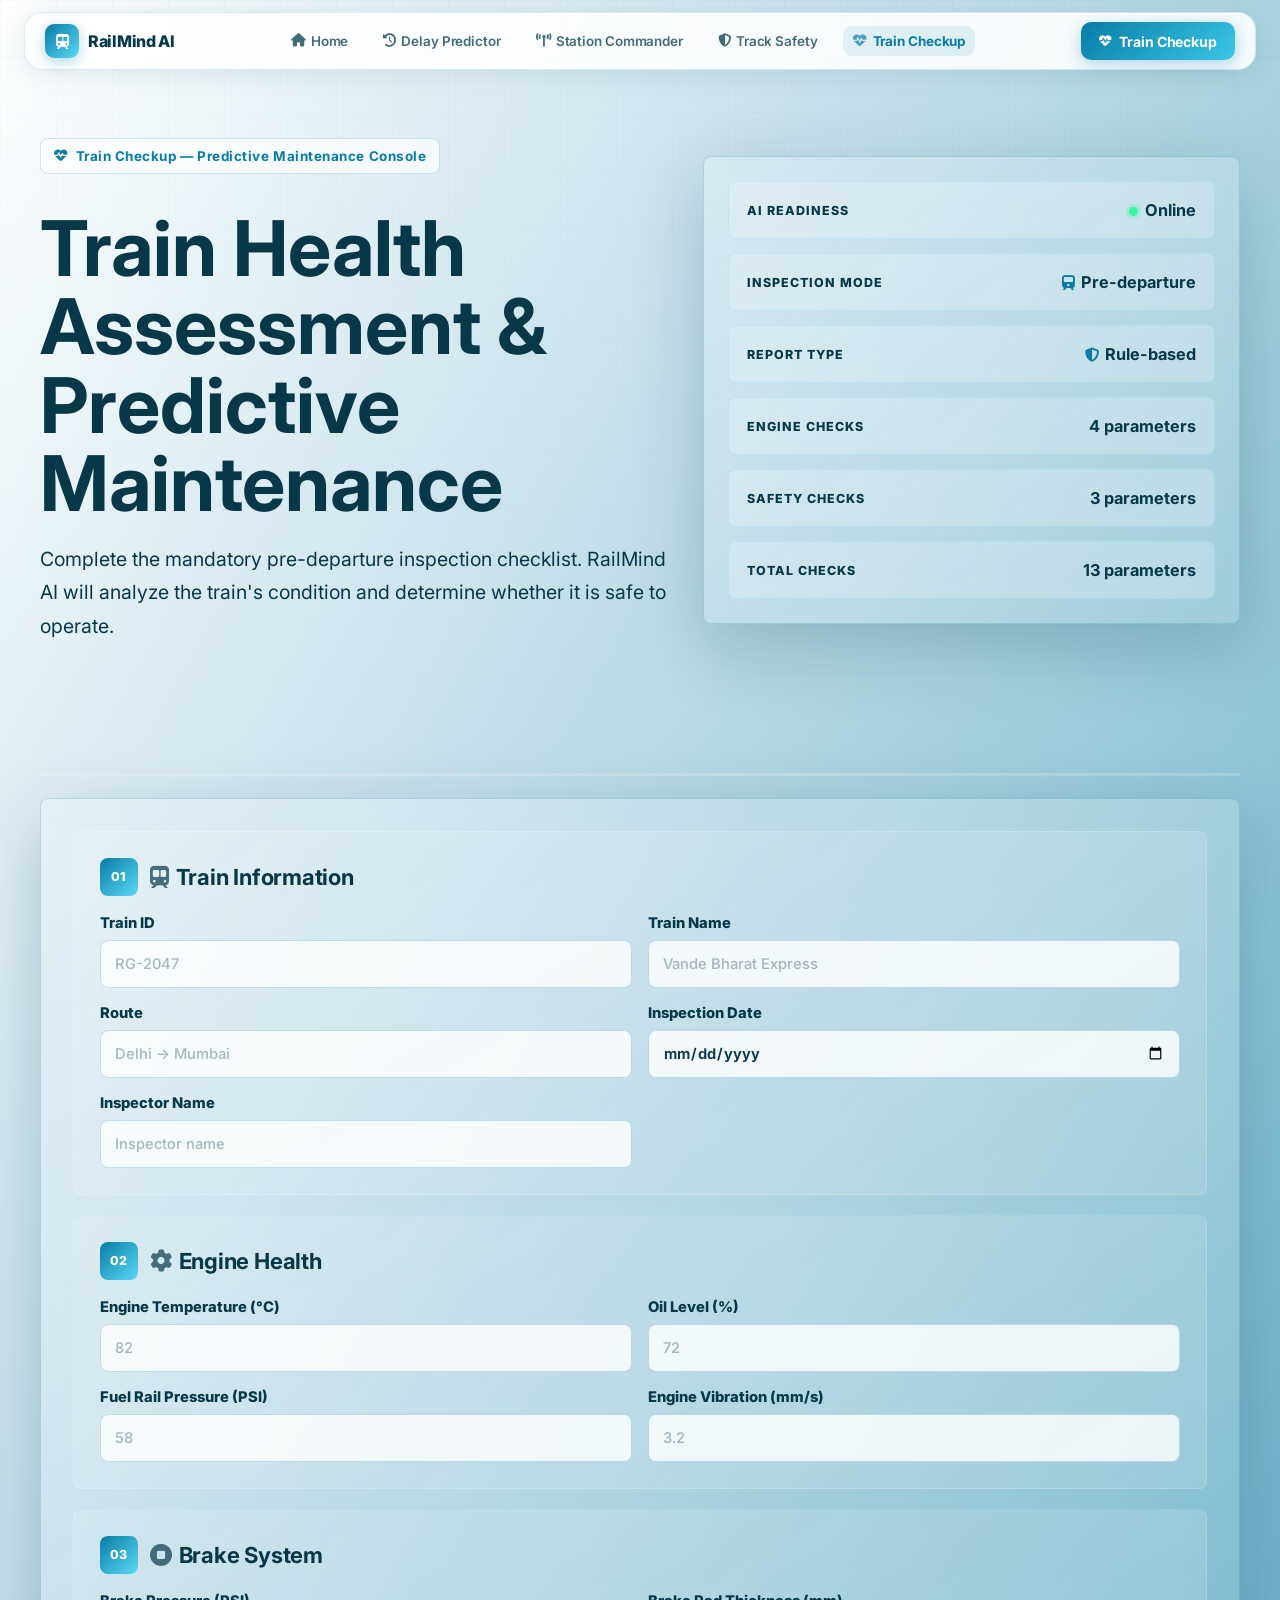
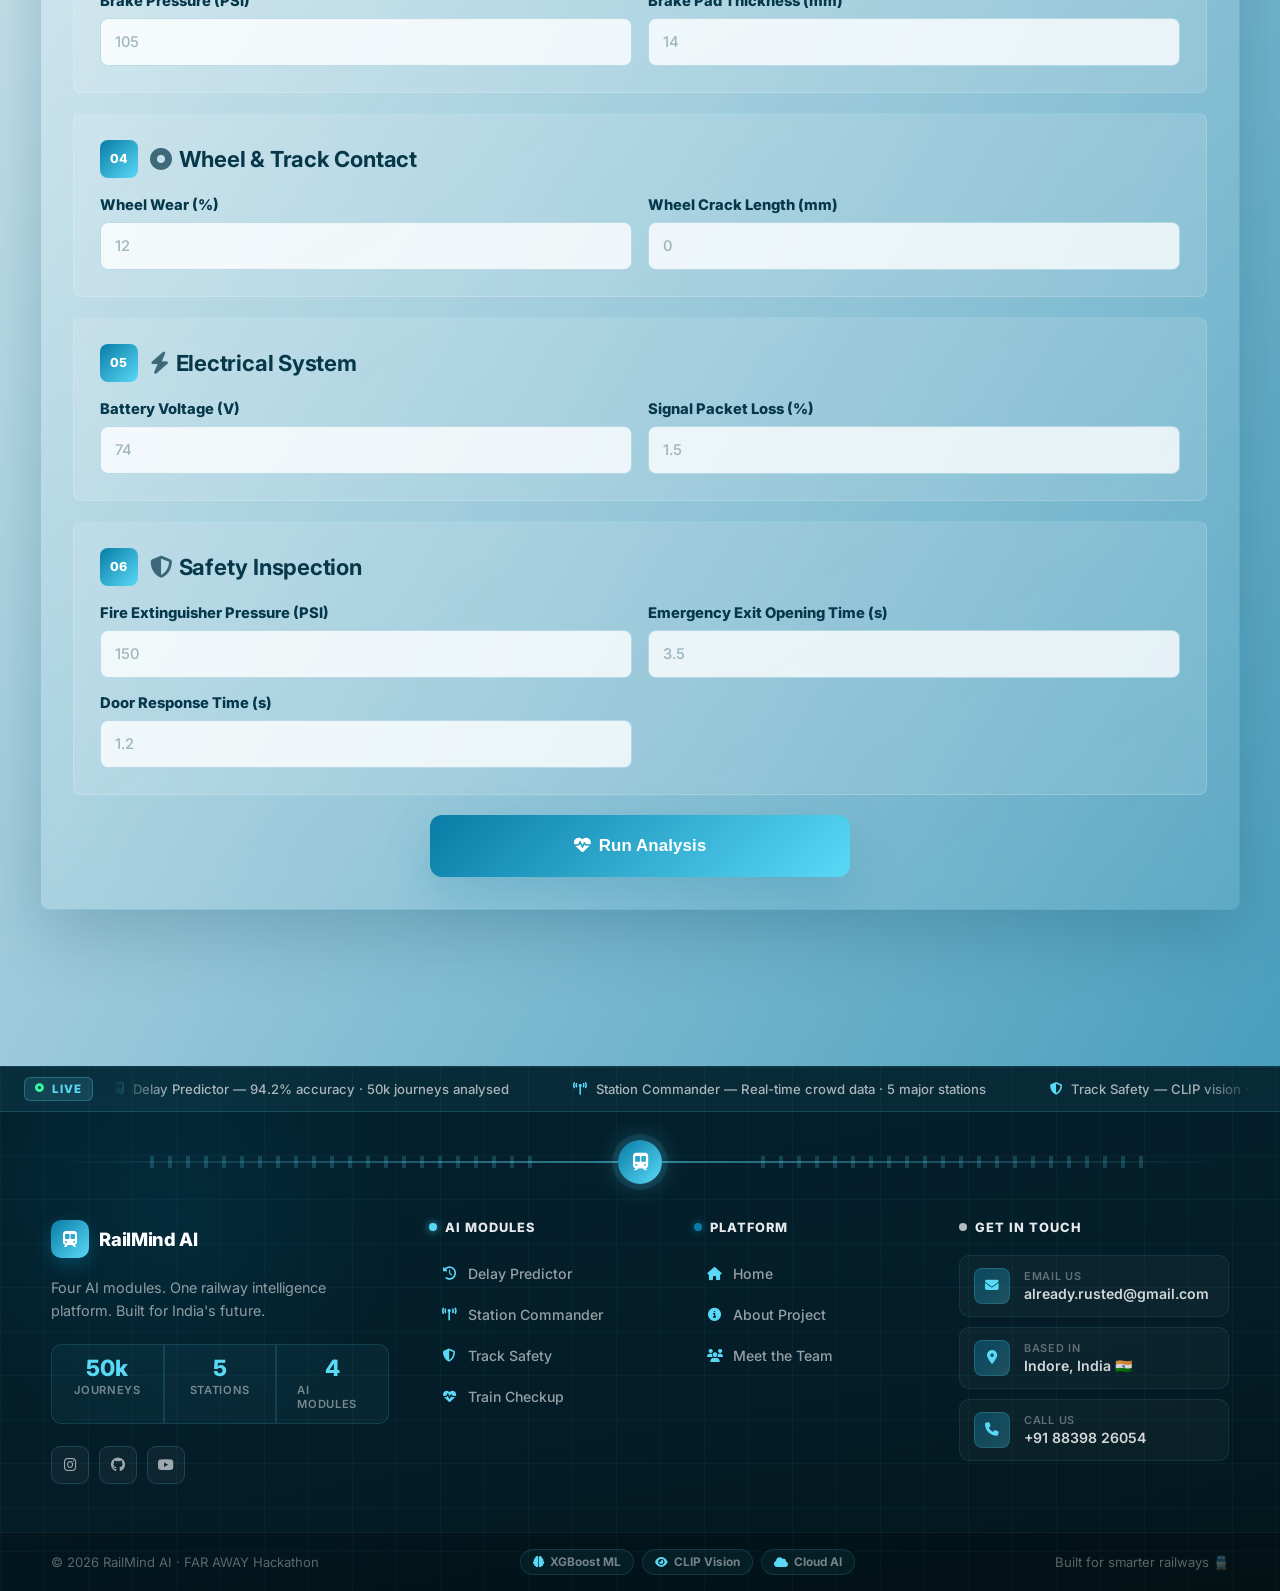
<file: railmind-frontend/checkup.html>
<!doctype html>
<html lang="en">
  <head>
    <meta charset="UTF-8" />
    <meta name="viewport" content="width=device-width, initial-scale=1.0" />
    <title>Train Checkup | RailMind AI</title>
    <link rel="preconnect" href="https://fonts.googleapis.com" />
    <link rel="preconnect" href="https://fonts.gstatic.com" crossorigin />
    <link
      href="https://fonts.googleapis.com/css2?family=Inter:wght@400;500;600;700;800&display=swap"
      rel="stylesheet"
    />
    <link rel="icon" type="image/png" href="icon.png" />
    <link
      rel="stylesheet"
      href="https://cdnjs.cloudflare.com/ajax/libs/font-awesome/6.5.1/css/all.min.css"
    />
    <link rel="stylesheet" href="train.css" />
    <style>
      /* ── Inline improvements (no changes to train.css) ── */

      /* Smoother hero gradient overlay */
      .maintenance-hero {
        position: relative;
      }

      /* Eyebrow pill – slightly bigger, more presence */
      .eyebrow {
        font-size: 0.84rem;
        letter-spacing: 0.04em;
      }

      /* Status panel cards – warmer glass */
      .maintenance-status-panel div {
        background: rgba(255, 255, 255, 0.22);
        border-color: rgba(90, 217, 247, 0.22);
        transition: background 0.2s;
      }
      .maintenance-status-panel div:hover {
        background: rgba(255, 255, 255, 0.34);
      }

      /* Live pulse dot next to "Online" */
      .status-online-dot {
        display: inline-block;
        width: 9px;
        height: 9px;
        border-radius: 50%;
        background: #38f7a1;
        box-shadow: 0 0 0 3px rgba(56, 247, 161, 0.25);
        margin-right: 7px;
        animation: pulse-dot 1.8s ease-in-out infinite;
        vertical-align: middle;
      }
      @keyframes pulse-dot {
        0%,
        100% {
          box-shadow: 0 0 0 3px rgba(56, 247, 161, 0.25);
        }
        50% {
          box-shadow: 0 0 0 7px rgba(56, 247, 161, 0);
        }
      }

      /* Section headings inside form – tighter feel */
      .form-section-heading h2 {
        letter-spacing: -0.01em;
      }

      /* Input polish – cleaner placeholder */
      .form-grid input::placeholder {
        color: rgba(7, 56, 74, 0.35);
        font-weight: 500;
      }

      /* Analyze button – full-width pill glow on hover */
      .analyze-btn {
        border-radius: 12px;
        letter-spacing: 0.01em;
        position: relative;
        overflow: hidden;
      }
      .analyze-btn::after {
        content: "";
        position: absolute;
        inset: 0;
        background: linear-gradient(
          135deg,
          rgba(255, 255, 255, 0.12),
          transparent
        );
        opacity: 0;
        transition: opacity 0.2s;
      }
      .analyze-btn:hover::after {
        opacity: 1;
      }
      .analyze-btn:active {
        transform: scale(0.985);
      }

      /* Loading bar shimmer */
      .analysis-loading {
        flex-direction: column;
        gap: 18px;
        padding: 36px;
      }
      .loading-progress-wrap {
        width: 100%;
        max-width: 340px;
        height: 4px;
        border-radius: 999px;
        background: rgba(8, 124, 166, 0.12);
        overflow: hidden;
      }
      .loading-progress-bar {
        height: 100%;
        width: 0%;
        border-radius: inherit;
        background: linear-gradient(90deg, #087ca6, #5ad9f7);
        animation: shimmer-bar 1.6s ease-in-out infinite;
      }
      @keyframes shimmer-bar {
        0% {
          width: 0%;
          margin-left: 0%;
        }
        50% {
          width: 60%;
          margin-left: 20%;
        }
        100% {
          width: 0%;
          margin-left: 100%;
        }
      }
      .loading-steps {
        display: flex;
        gap: 8px;
        flex-wrap: wrap;
        justify-content: center;
      }
      .loading-step {
        display: inline-flex;
        align-items: center;
        gap: 6px;
        padding: 6px 12px;
        border: 1px solid rgba(8, 124, 166, 0.2);
        border-radius: 999px;
        font-size: 0.78rem;
        font-weight: 700;
        color: var(--navy);
        background: rgba(255, 255, 255, 0.5);
        opacity: 0.4;
        transition:
          opacity 0.4s,
          border-color 0.4s;
      }
      .loading-step.active {
        opacity: 1;
        border-color: var(--cyan);
        color: var(--blue);
        background: rgba(90, 217, 247, 0.1);
      }
      .loading-step i {
        font-size: 0.82rem;
      }

      /* Report header enhancement */
      .report-header {
        border-bottom: 1px solid rgba(255, 255, 255, 0.18);
        padding-bottom: 20px;
        margin-bottom: 26px;
      }

      /* Score card track label row */
      .score-track-labels {
        display: flex;
        justify-content: space-between;
        margin-top: 6px;
        font-size: 0.72rem;
        font-weight: 700;
        color: var(--muted);
      }

      /* Section dividers in report */
      .report-section-label {
        display: flex;
        align-items: center;
        gap: 10px;
        margin-bottom: 14px;
      }
      .report-section-label i {
        width: 30px;
        height: 30px;
        display: flex;
        align-items: center;
        justify-content: center;
        border-radius: 8px;
        font-size: 0.82rem;
        background: linear-gradient(135deg, #087ca6, #5ad9f7);
        color: #fff;
        flex-shrink: 0;
      }
      .report-section-label h3 {
        margin: 0;
      }

      /* Report list items – softer spacing */
      .report-details li {
        padding: 8px 10px;
        border-radius: 8px;
        background: rgba(255, 255, 255, 0.1);
        border: 1px solid rgba(255, 255, 255, 0.1);
        transition: background 0.15s;
      }
      .report-details li:hover {
        background: rgba(255, 255, 255, 0.2);
      }

      /* Risk card – add a subtle left border accent */
      .risk-card {
        border-left: 4px solid var(--cyan);
      }
      .ai-report.risk-medium .risk-card {
        border-left-color: #ffd166;
      }
      .ai-report.risk-high .risk-card {
        border-left-color: #ff6b6b;
      }

      /* Status badge – rounded pill */
      .status-badge {
        border-radius: 999px;
        padding: 0 22px;
        font-size: 0.78rem;
        letter-spacing: 0.06em;
      }

      /* Form section number badge */
      .form-section-heading span {
        letter-spacing: 0.02em;
        font-size: 0.78rem;
      }

      /* Micro-divider between form sections */
      .form-section + .form-section {
        border-top: 1px solid rgba(90, 217, 247, 0.08);
      }

      /* Report grid equal-height */
      .report-grid {
        align-items: stretch;
      }
      .score-card,
      .risk-card {
        display: flex;
        flex-direction: column;
        justify-content: space-between;
      }

      /* Print-friendly report title */
      .report-meta-row {
        display: flex;
        align-items: center;
        gap: 14px;
        margin-top: 6px;
        flex-wrap: wrap;
      }
      .report-meta-pill {
        display: inline-flex;
        align-items: center;
        gap: 6px;
        padding: 4px 10px;
        border-radius: 999px;
        font-size: 0.73rem;
        font-weight: 700;
        background: rgba(8, 124, 166, 0.1);
        border: 1px solid rgba(8, 124, 166, 0.18);
        color: var(--blue);
      }

      /* Fade-in animation for report */
      @keyframes report-appear {
        from {
          opacity: 0;
          transform: translateY(18px);
        }
        to {
          opacity: 1;
          transform: translateY(0);
        }
      }
      .ai-report:not([hidden]) {
        animation: report-appear 0.55s ease forwards;
      }

      /* Section icon for form headings */
      .section-icon {
        margin-right: 2px;
        opacity: 0.7;
      }

      /* Tooltip-style subtext under input labels */
      .input-hint {
        font-size: 0.73rem;
        font-weight: 500;
        color: var(--muted);
        margin-top: -4px;
      }

      /* Floating section progress indicator */
      .form-progress-bar {
        position: sticky;
        top: 72px;
        z-index: 10;
        height: 3px;
        background: rgba(255, 255, 255, 0.18);
        border-radius: 999px;
        margin-bottom: 22px;
        overflow: hidden;
      }
      .form-progress-fill {
        height: 100%;
        width: 0%;
        border-radius: inherit;
        background: linear-gradient(90deg, #087ca6, #5ad9f7);
        transition: width 0.3s ease;
      }
    </style>
  </head>

  <body class="maintenance-page">
    <header class="site-header">
      <nav class="navbar">
        <a href="/index" class="logo" aria-label="RailMind AI home">
          <span class="logo-mark"
            ><i class="fa-solid fa-train-subway"></i
          ></span>
          <span>RailMind AI</span>
        </a>

        <button
          class="nav-toggle"
          type="button"
          aria-label="Toggle navigation"
          aria-expanded="false"
        >
          <i class="fa-solid fa-bars"></i>
        </button>

        <div class="nav-menu">
          <a href="/index"><i class="fa-solid fa-house"></i> Home</a>
          <a href="/delay"
            ><i class="fa-solid fa-clock-rotate-left"></i> Delay Predictor</a
          >
          <a href="/crowd"
            ><i class="fa-solid fa-tower-broadcast"></i> Station Commander</a
          >
          <a href="/safety"
            ><i class="fa-solid fa-shield-halved"></i> Track Safety</a
          >
          <a href="/checkup" style="color: var(--blue)">
            <i class="fa-solid fa-heart-pulse section-icon"></i> Train Checkup
          </a>
        </div>
        <a class="nav-cta" href="/checkup.html">
          <i class="fa-solid fa-heart-pulse"></i> Train Checkup
        </a>
      </nav>
    </header>

    <main>
      <section class="maintenance-hero section-shell">
        <div class="maintenance-hero-content reveal">
          <div class="eyebrow">
            <i class="fa-solid fa-heart-pulse"></i> Train Checkup — Predictive
            Maintenance Console
          </div>
          <h1>Train Health Assessment &amp; Predictive Maintenance</h1>
          <p>
            Complete the mandatory pre-departure inspection checklist. RailMind
            AI will analyze the train's condition and determine whether it is
            safe to operate.
          </p>
        </div>

        <div
          class="maintenance-status-panel reveal"
          aria-label="Inspection readiness summary"
        >
          <div>
            <span>AI readiness</span>
            <strong
              ><span class="status-online-dot" aria-hidden="true"></span
              >Online</strong
            >
          </div>
          <div>
            <span>Inspection mode</span>
            <strong
              ><i
                class="fa-solid fa-train"
                style="margin-right: 6px; color: var(--blue); font-size: 0.9rem"
              ></i
              >Pre-departure</strong
            >
          </div>
          <div>
            <span>Report type</span>
            <strong
              ><i
                class="fa-solid fa-shield-halved"
                style="margin-right: 6px; color: var(--blue); font-size: 0.9rem"
              ></i
              >Rule-based</strong
            >
          </div>
          <div>
            <span>Engine checks</span>
            <strong id="panelEngineChecks">4 parameters</strong>
          </div>
          <div>
            <span>Safety checks</span>
            <strong>3 parameters</strong>
          </div>
          <div>
            <span>Total checks</span>
            <strong>13 parameters</strong>
          </div>
        </div>
      </section>

      <section id="inspection" class="maintenance-workspace section-shell">
        <!-- Sticky progress bar -->
        <div class="form-progress-bar" id="formProgressBar" aria-hidden="true">
          <div class="form-progress-fill" id="formProgressFill"></div>
        </div>

        <form class="inspection-form reveal" id="maintenanceForm">
          <!-- 01 Train Information -->
          <div class="form-section">
            <div class="form-section-heading">
              <span>01</span>
              <h2>
                <i class="fa-solid fa-train-subway section-icon"></i> Train
                Information
              </h2>
            </div>
            <div class="form-grid">
              <label>
                Train ID
                <input
                  type="text"
                  name="trainId"
                  placeholder="RG-2047"
                  required
                />
              </label>
              <label>
                Train Name
                <input
                  type="text"
                  name="trainName"
                  placeholder="Vande Bharat Express"
                  required
                />
              </label>
              <label>
                Route
                <input
                  type="text"
                  name="route"
                  placeholder="Delhi → Mumbai"
                  required
                />
              </label>
              <label>
                Inspection Date
                <input type="date" name="inspectionDate" required />
              </label>
              <label>
                Inspector Name
                <input
                  type="text"
                  name="inspectorName"
                  placeholder="Inspector name"
                  required
                />
              </label>
            </div>
          </div>

          <!-- 02 Engine Health -->
          <div class="form-section">
            <div class="form-section-heading">
              <span>02</span>
              <h2>
                <i class="fa-solid fa-gear section-icon"></i> Engine Health
              </h2>
            </div>
            <div class="form-grid">
              <label>
                Engine Temperature (&deg;C)

                <input
                  type="number"
                  name="engineTemperature"
                  min="0"
                  max="160"
                  step="0.1"
                  placeholder="82"
                  required
                />
              </label>
              <label>
                Oil Level (%)

                <input
                  type="number"
                  name="oilLevelPercent"
                  min="0"
                  max="100"
                  step="0.1"
                  placeholder="72"
                  required
                />
              </label>
              <label>
                Fuel Rail Pressure (PSI)

                <input
                  type="number"
                  name="fuelPressure"
                  min="0"
                  max="180"
                  step="0.1"
                  placeholder="58"
                  required
                />
              </label>
              <label>
                Engine Vibration (mm/s)

                <input
                  type="number"
                  name="engineVibration"
                  min="0"
                  max="40"
                  step="0.1"
                  placeholder="3.2"
                  required
                />
              </label>
            </div>
          </div>

          <!-- 03 Brake System -->
          <div class="form-section">
            <div class="form-section-heading">
              <span>03</span>
              <h2>
                <i class="fa-solid fa-circle-stop section-icon"></i> Brake
                System
              </h2>
            </div>
            <div class="form-grid">
              <label>
                Brake Pressure (PSI)

                <input
                  type="number"
                  name="brakePressure"
                  min="0"
                  max="220"
                  step="0.1"
                  placeholder="105"
                  required
                />
              </label>
              <label>
                Brake Pad Thickness (mm)

                <input
                  type="number"
                  name="brakePadThickness"
                  min="0"
                  max="40"
                  step="0.1"
                  placeholder="14"
                  required
                />
              </label>
            </div>
          </div>

          <!-- 04 Wheel & Track Contact -->
          <div class="form-section">
            <div class="form-section-heading">
              <span>04</span>
              <h2>
                <i class="fa-solid fa-circle-dot section-icon"></i> Wheel &amp;
                Track Contact
              </h2>
            </div>
            <div class="form-grid">
              <label>
                Wheel Wear (%)

                <input
                  type="number"
                  name="wheelWear"
                  min="0"
                  max="100"
                  step="0.1"
                  placeholder="12"
                  required
                />
              </label>
              <label>
                Wheel Crack Length (mm)

                <input
                  type="number"
                  name="wheelCrackLength"
                  min="0"
                  max="120"
                  step="0.1"
                  placeholder="0"
                  required
                />
              </label>
            </div>
          </div>

          <!-- 05 Electrical System -->
          <div class="form-section">
            <div class="form-section-heading">
              <span>05</span>
              <h2>
                <i class="fa-solid fa-bolt section-icon"></i> Electrical System
              </h2>
            </div>
            <div class="form-grid">
              <label>
                Battery Voltage (V)

                <input
                  type="number"
                  name="batteryVoltage"
                  min="0"
                  max="140"
                  step="0.1"
                  placeholder="74"
                  required
                />
              </label>
              <label>
                Signal Packet Loss (%)

                <input
                  type="number"
                  name="signalPacketLoss"
                  min="0"
                  max="100"
                  step="0.1"
                  placeholder="1.5"
                  required
                />
              </label>
            </div>
          </div>

          <!-- 06 Safety Inspection -->
          <div class="form-section">
            <div class="form-section-heading">
              <span>06</span>
              <h2>
                <i class="fa-solid fa-shield-halved section-icon"></i> Safety
                Inspection
              </h2>
            </div>
            <div class="form-grid">
              <label>
                Fire Extinguisher Pressure (PSI)

                <input
                  type="number"
                  name="fireExtinguisherPressure"
                  min="0"
                  max="300"
                  step="0.1"
                  placeholder="150"
                  required
                />
              </label>
              <label>
                Emergency Exit Opening Time (s)

                <input
                  type="number"
                  name="emergencyExitOpenTime"
                  min="0"
                  max="60"
                  step="0.1"
                  placeholder="3.5"
                  required
                />
              </label>
              <label>
                Door Response Time (s)

                <input
                  type="number"
                  name="doorResponseTime"
                  min="0"
                  max="30"
                  step="0.1"
                  placeholder="1.2"
                  required
                />
              </label>
            </div>
          </div>

          <button class="btn btn-primary analyze-btn" type="submit">
            <i class="fa-solid fa-heart-pulse"></i>
            Run Analysis
          </button>
        </form>

        <!-- Loading state -->
        <div class="analysis-loading" id="analysisLoading" hidden>
          <span></span>
          <strong>AI is analyzing inspection signals…</strong>
          <div class="loading-progress-wrap">
            <div class="loading-progress-bar"></div>
          </div>
          <div class="loading-steps" id="loadingSteps">
            <span class="loading-step" data-step="0"
              ><i class="fa-solid fa-gear"></i> Engine</span
            >
            <span class="loading-step" data-step="1"
              ><i class="fa-solid fa-circle-stop"></i> Brakes</span
            >
            <span class="loading-step" data-step="2"
              ><i class="fa-solid fa-circle-dot"></i> Wheels</span
            >
            <span class="loading-step" data-step="3"
              ><i class="fa-solid fa-bolt"></i> Electrical</span
            >
            <span class="loading-step" data-step="4"
              ><i class="fa-solid fa-shield-halved"></i> Safety</span
            >
          </div>
        </div>

        <!-- AI Report -->
        <article
          class="ai-report reveal"
          id="aiReport"
          aria-live="polite"
          hidden
        >
          <div class="report-header">
            <div>
              <span>Train Checkup — AI inspection report</span>
              <h2 id="reportTrainId">Train ID</h2>
              <div class="report-meta-row" id="reportMetaRow"></div>
            </div>
            <div class="status-badge" id="statusBadge">SAFE TO RUN</div>
          </div>

          <div class="report-grid">
            <div class="score-card">
              <span>Overall Risk Score</span>
              <strong id="healthScore">0%</strong>
              <div>
                <div class="score-track">
                  <span id="scoreBar"></span>
                </div>
                <div class="score-track-labels">
                  <span>0 — Low</span>
                  <span>30 — Medium</span>
                  <span>60 — High</span>
                </div>
              </div>
            </div>
            <div class="risk-card">
              <span>Risk Level</span>
              <strong id="riskLevel">LOW RISK</strong>
              <p id="operationStatus">Safe to operate on the assigned route.</p>
            </div>
          </div>

          <div class="report-details">
            <div class="safety-violations">
              <div class="report-section-label">
                <i
                  class="fa-solid fa-triangle-exclamation"
                  aria-hidden="true"
                ></i>
                <h3>Safety Rule Violations</h3>
              </div>
              <ul id="safetyRuleViolations"></ul>
            </div>
            <div>
              <div class="report-section-label">
                <i class="fa-solid fa-sliders" aria-hidden="true"></i>
                <h3>Measurement Classifications</h3>
              </div>
              <ul id="measurementClassifications"></ul>
            </div>
            <div>
              <div class="report-section-label">
                <i
                  class="fa-solid fa-circle-exclamation"
                  aria-hidden="true"
                ></i>
                <h3>Detected Issues</h3>
              </div>
              <ul id="detectedIssues"></ul>
            </div>
            <div>
              <div class="report-section-label">
                <i class="fa-solid fa-wrench" aria-hidden="true"></i>
                <h3>Maintenance Recommendations</h3>
              </div>
              <ul id="maintenanceRecommendations"></ul>
            </div>
          </div>
        </article>
      </section>
    </main>

    <!-- ═══════════════════════════════ FOOTER ══════════════════════════════════ -->
    <footer id="contact" class="footer-new">
      <!-- Live status ticker bar -->
      <div class="footer-ticker">
        <div class="ticker-inner">
          <span class="ticker-label"
            ><i class="fa-solid fa-circle-dot"></i> LIVE</span
          >
          <div class="ticker-track">
            <div class="ticker-items">
              <span
                ><i class="fa-solid fa-train-subway"></i> Delay Predictor —
                94.2% accuracy · 50k journeys analysed</span
              >
              <span
                ><i class="fa-solid fa-tower-broadcast"></i> Station Commander —
                Real-time crowd data · 5 major stations</span
              >
              <span
                ><i class="fa-solid fa-shield-halved"></i> Track Safety — CLIP
                vision · 99.1% defect recall</span
              >
              <span
                ><i class="fa-solid fa-bolt"></i> All systems operational · FAR
                AWAY 2026</span
              >
              <span
                ><i class="fa-solid fa-train-subway"></i> Delay Predictor —
                94.2% accuracy · 50k journeys analysed</span
              >
              <span
                ><i class="fa-solid fa-tower-broadcast"></i> Station Commander —
                Real-time crowd data · 5 major stations</span
              >
              <span
                ><i class="fa-solid fa-shield-halved"></i> Track Safety — CLIP
                vision · 99.1% defect recall</span
              >
              <span
                ><i class="fa-solid fa-bolt"></i> All systems operational · FAR
                AWAY 2026</span
              >
            </div>
          </div>
        </div>
      </div>

      <!-- Rail track divider -->
      <div class="footer-rail-divider">
        <div class="rail-line left"></div>
        <div class="rail-train-icon">
          <i class="fa-solid fa-train-subway"></i>
        </div>
        <div class="rail-line right"></div>
      </div>

      <!-- Main footer body -->
      <div class="footer-body">
        <div class="footer-new-grid">
          <!-- Brand column -->
          <div class="footer-brand-col">
            <a href="index.html" class="footer-logo">
              <span class="footer-logo-mark"
                ><i class="fa-solid fa-train-subway"></i
              ></span>
              <span>RailMind AI</span>
            </a>
            <p class="footer-tagline">
              Four AI modules. One railway intelligence platform. Built for
              India's future.
            </p>

            <!-- Stats row -->
            <div class="footer-mini-stats">
              <div class="footer-mini-stat">
                <strong>50k</strong>
                <span>Journeys</span>
              </div>
              <div class="footer-mini-stat">
                <strong>5</strong>
                <span>Stations</span>
              </div>
              <div class="footer-mini-stat">
                <strong>4</strong>
                <span>AI Modules</span>
              </div>
            </div>

            <div class="footer-socials">
              <a
                href="https://www.instagram.com/already.rusted"
                aria-label="Instagram"
                class="footer-social-btn"
              >
                <i class="fa-brands fa-instagram"></i>
              </a>
              <a
                href="https://github.com/vybex-dev/"
                aria-label="GitHub"
                class="footer-social-btn"
              >
                <i class="fa-brands fa-github"></i>
              </a>
              <a
                href="https://www.youtube.com/@already.rusted"
                aria-label="YouTube"
                class="footer-social-btn"
                ><i class="fa-brands fa-youtube"></i
              ></a>
            </div>
          </div>

          <!-- AI Modules column -->
          <div class="footer-links-col">
            <h4 class="footer-col-heading">
              <span class="footer-col-dot cyan"></span>AI Modules
            </h4>
            <a href="delay.html" class="footer-link">
              <i class="fa-solid fa-clock-rotate-left"></i>
              <span>Delay Predictor</span>
              <i class="fa-solid fa-arrow-right footer-link-arrow"></i>
            </a>
            <a href="crowd.html" class="footer-link">
              <i class="fa-solid fa-tower-broadcast"></i>
              <span>Station Commander</span>
              <i class="fa-solid fa-arrow-right footer-link-arrow"></i>
            </a>
            <a href="safety.html" class="footer-link">
              <i class="fa-solid fa-shield-halved"></i>
              <span>Track Safety</span>
              <i class="fa-solid fa-arrow-right footer-link-arrow"></i>
            </a>
            <a href="checkup.html" class="footer-link">
              <i class="fa-solid fa-heartbeat"></i>
              <span>Train Checkup</span>
              <i class="fa-solid fa-arrow-right footer-link-arrow"></i>
            </a>
          </div>

          <!-- Platform column -->
          <div class="footer-links-col">
            <h4 class="footer-col-heading">
              <span class="footer-col-dot blue"></span>Platform
            </h4>
            <a href="/index" class="footer-link">
              <i class="fa-solid fa-house"></i>
              <span>Home</span>
              <i class="fa-solid fa-arrow-right footer-link-arrow"></i>
            </a>
            <a href="/index.html#about" class="footer-link">
              <i class="fa-solid fa-circle-info"></i>
              <span>About Project</span>
              <i class="fa-solid fa-arrow-right footer-link-arrow"></i>
            </a>
            <a href="/index.html#team" class="footer-link">
              <i class="fa-solid fa-users"></i>
              <span>Meet the Team</span>
              <i class="fa-solid fa-arrow-right footer-link-arrow"></i>
            </a>
          </div>

          <!-- Contact column -->
          <div class="footer-contact-col">
            <h4 class="footer-col-heading">
              <span class="footer-col-dot white"></span>Get in Touch
            </h4>
            <a href="mailto:hello@railmind.ai" class="footer-contact-card">
              <div class="footer-contact-icon">
                <i class="fa-solid fa-envelope"></i>
              </div>
              <div>
                <small>Email us</small>
                <span>already.rusted@gmail.com</span>
              </div>
            </a>
            <div class="footer-contact-card">
              <div class="footer-contact-icon">
                <i class="fa-solid fa-location-dot"></i>
              </div>
              <div>
                <small>Based in</small>
                <span>Indore, India 🇮🇳</span>
              </div>
            </div>
            <a href="tel:+919000000000" class="footer-contact-card">
              <div class="footer-contact-icon">
                <i class="fa-solid fa-phone"></i>
              </div>
              <div>
                <small>Call us</small>
                <span>+91 88398 26054</span>
              </div>
            </a>
          </div>
        </div>
      </div>

      <!-- Footer bottom bar -->
      <div class="footer-new-bottom">
        <div class="footer-bottom-inner">
          <span class="footer-copy"
            >© 2026 RailMind AI · FAR AWAY Hackathon</span
          >
          <div class="footer-bottom-badges">
            <span class="footer-badge"
              ><i class="fa-solid fa-brain"></i> XGBoost ML</span
            >
            <span class="footer-badge"
              ><i class="fa-solid fa-eye"></i> CLIP Vision</span
            >
            <span class="footer-badge"
              ><i class="fa-solid fa-cloud"></i> Cloud AI</span
            >
          </div>
          <span class="footer-copy footer-built"
            >Built for smarter railways 🚆</span
          >
        </div>
      </div>
    </footer>

    <script src="train.js"></script>
    <script>
      /* ── Inline JS enhancements (additive only, does not replace train.js) ── */

      /* Form progress fill as user fills inputs */
      (function () {
        const form = document.getElementById("maintenanceForm");
        const fill = document.getElementById("formProgressFill");
        if (!form || !fill) return;

        const updateProgress = () => {
          const inputs = form.querySelectorAll("input[required]");
          const filled = Array.from(inputs).filter(
            (i) => i.value.trim() !== "",
          ).length;
          fill.style.width = ((filled / inputs.length) * 100).toFixed(1) + "%";
        };

        form.addEventListener("input", updateProgress);
        form.addEventListener("change", updateProgress);
      })();

      /* Loading step sequencer */
      (function () {
        const form = document.getElementById("maintenanceForm");
        if (!form) return;

        form.addEventListener("submit", function () {
          const steps = document.querySelectorAll(".loading-step");
          let current = 0;
          const interval = setInterval(() => {
            steps.forEach((s) => s.classList.remove("active"));
            if (current < steps.length) {
              steps[current].classList.add("active");
              current++;
            } else {
              clearInterval(interval);
            }
          }, 160);
        });
      })();

      /* Report meta pills (date + route) after form submit */
      (function () {
        const form = document.getElementById("maintenanceForm");
        const metaRow = document.getElementById("reportMetaRow");
        if (!form || !metaRow) return;

        form.addEventListener("submit", function () {
          const fd = new FormData(form);
          window._railSubmitData = Object.fromEntries(fd.entries());
        });

        /* Observe the report becoming visible */
        const report = document.getElementById("aiReport");
        if (!report) return;

        const obs = new MutationObserver(() => {
          if (!report.hidden && window._railSubmitData) {
            const d = window._railSubmitData;
            metaRow.innerHTML = "";

            const pills = [
              { icon: "fa-route", text: d.route || "—" },
              { icon: "fa-calendar", text: d.inspectionDate || "—" },
              { icon: "fa-user", text: d.inspectorName || "—" },
            ];

            pills.forEach((p) => {
              const span = document.createElement("span");
              span.className = "report-meta-pill";
              span.innerHTML = `<i class="fa-solid ${p.icon}"></i> ${p.text}`;
              metaRow.appendChild(span);
            });
          }
        });

        obs.observe(report, { attributes: true, attributeFilter: ["hidden"] });
      })();
    </script>
  </body>
</html>
</file>
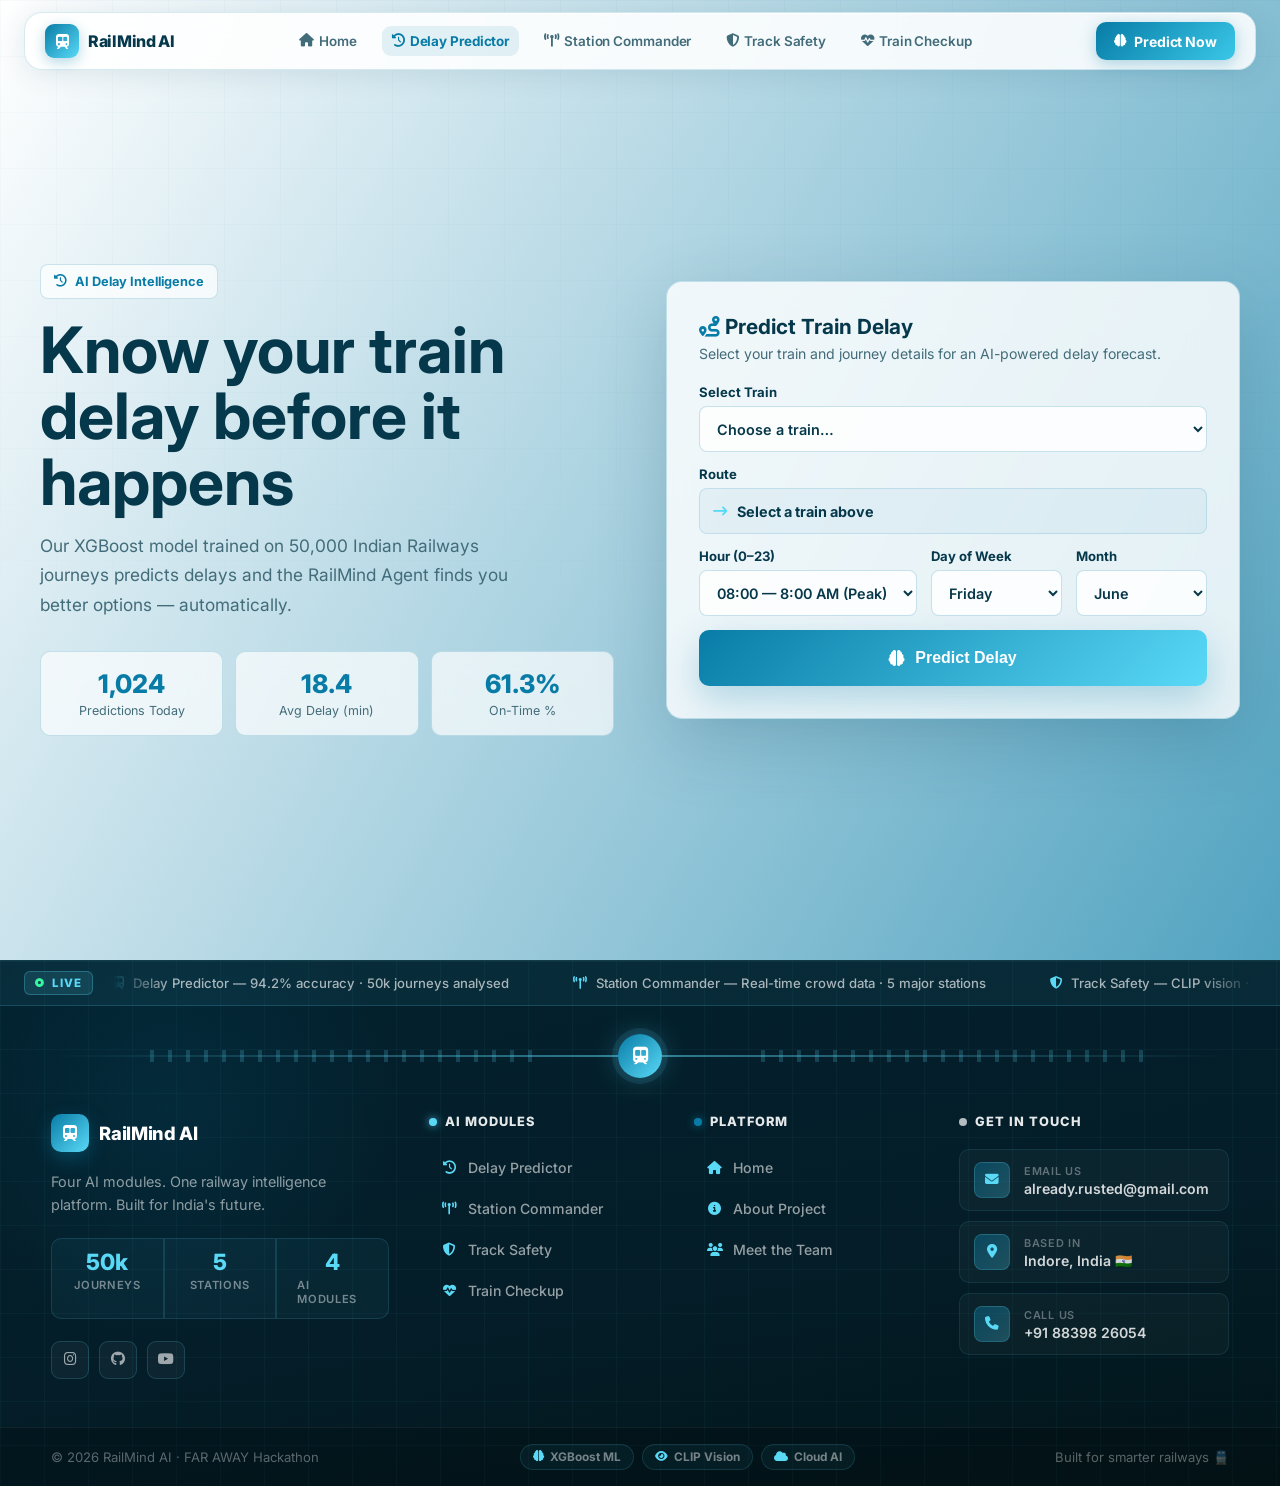
<file: railmind-frontend/delay.html>
<!doctype html>
<html lang="en">
  <head>
    <meta charset="UTF-8" />
    <meta name="viewport" content="width=device-width, initial-scale=1.0" />
    <title>Delay Predictor | RailMind AI</title>
    <link rel="preconnect" href="https://fonts.googleapis.com" />
    <link rel="preconnect" href="https://fonts.gstatic.com" crossorigin />
    <link
      href="https://fonts.googleapis.com/css2?family=Inter:wght@400;500;600;700;800&display=swap"
      rel="stylesheet"
    />
    <link rel="icon" type="image/png" href="icon.png" />
    <link
      rel="stylesheet"
      href="https://cdnjs.cloudflare.com/ajax/libs/font-awesome/6.5.1/css/all.min.css"
    />
    <link rel="stylesheet" href="train.css" />
    <style>
      /* ── Page-specific design tokens ─────────────────────────── */
      .page-hero {
        display: grid;
        grid-template-columns: 1fr 1fr;
        align-items: center;
        gap: 52px;
        min-height: 100vh;
        padding-top: 100px;
        width: min(1200px, calc(100% - 36px));
        margin: 0 auto;
      }
      .page-hero-content h1 {
        font-size: clamp(2.6rem, 5vw, 4rem);
        line-height: 1.03;
        color: var(--navy);
        margin-bottom: 16px;
      }
      .page-hero-content p {
        font-size: 1.08rem;
        color: var(--muted);
        line-height: 1.7;
        max-width: 480px;
      }
      .mini-stats {
        display: grid;
        grid-template-columns: repeat(3, 1fr);
        gap: 12px;
        margin-top: 32px;
      }
      .mini-stat {
        padding: 16px;
        border: 1px solid var(--border);
        border-radius: 10px;
        background: var(--glass);
        backdrop-filter: blur(14px);
        text-align: center;
      }
      .mini-stat strong {
        display: block;
        font-size: 1.6rem;
        font-weight: 800;
        color: var(--blue);
      }
      .mini-stat span {
        font-size: 0.78rem;
        color: var(--muted);
      }

      /* ── Form panel ──────────────────────────────────────────── */
      .form-panel {
        padding: 32px;
        border: 1px solid var(--border);
        border-radius: 16px;
        background: var(--glass-strong);
        backdrop-filter: blur(22px);
        box-shadow: var(--shadow);
      }
      .form-panel h2 {
        font-size: 1.3rem;
        color: var(--navy);
        margin-bottom: 6px;
      }
      .form-panel > p {
        font-size: 0.88rem;
        color: var(--muted);
        margin-bottom: 22px;
      }
      .field-group {
        display: grid;
        gap: 14px;
        margin-bottom: 14px;
      }
      .field-group.two {
        grid-template-columns: 1fr 1fr;
      }
      .field-group.three {
        grid-template-columns: 1fr 1fr 1fr;
      }
      label.field {
        display: grid;
        gap: 6px;
        font-size: 0.82rem;
        font-weight: 700;
        color: var(--navy);
      }
      label.field select,
      label.field input {
        min-height: 46px;
        padding: 0 13px;
        font-family: inherit;
        font-size: 0.9rem;
        font-weight: 600;
        color: var(--text);
        border: 1px solid rgba(8, 124, 166, 0.22);
        border-radius: 8px;
        background: rgba(255, 255, 255, 0.82);
        outline: none;
        transition:
          border-color 0.2s,
          box-shadow 0.2s;
        cursor: pointer;
      }
      label.field select:focus,
      label.field input:focus {
        border-color: var(--cyan);
        box-shadow: 0 0 0 4px rgba(90, 217, 247, 0.2);
        background: #fff;
      }
      .route-display {
        display: flex;
        align-items: center;
        gap: 10px;
        min-height: 46px;
        padding: 0 13px;
        font-size: 0.9rem;
        font-weight: 700;
        color: var(--navy);
        border: 1px solid rgba(8, 124, 166, 0.15);
        border-radius: 8px;
        background: rgba(8, 124, 166, 0.05);
      }
      .route-display i {
        color: var(--cyan);
      }
      .predict-btn {
        width: 100%;
        min-height: 56px;
        margin-top: 6px;
        font-size: 1rem;
        font-weight: 800;
        color: #fff;
        border: none;
        border-radius: 10px;
        background: linear-gradient(135deg, #087ca6, #5ad9f7);
        box-shadow: 0 14px 36px rgba(8, 124, 166, 0.26);
        cursor: pointer;
        display: flex;
        align-items: center;
        justify-content: center;
        gap: 10px;
        transition:
          transform 0.2s,
          box-shadow 0.2s;
      }
      .predict-btn:hover:not(:disabled) {
        transform: translateY(-3px);
        box-shadow: 0 20px 48px rgba(8, 124, 166, 0.3);
      }
      .predict-btn:disabled {
        opacity: 0.6;
        cursor: not-allowed;
        transform: none;
      }

      /* ── Loading ─────────────────────────────────────────────── */
      .loading-panel {
        display: flex;
        flex-direction: column;
        align-items: center;
        justify-content: center;
        gap: 16px;
        padding: 48px;
        text-align: center;
        color: var(--navy);
      }
      .spinner {
        width: 42px;
        height: 42px;
        border: 4px solid rgba(8, 124, 166, 0.14);
        border-top-color: var(--blue);
        border-radius: 50%;
        animation: spin 0.8s linear infinite;
      }
      @keyframes spin {
        to {
          transform: rotate(360deg);
        }
      }

      /* ── Results ─────────────────────────────────────────────── */
      .results-section {
        width: min(1200px, calc(100% - 36px));
        margin: 0 auto 80px;
      }
      .results-grid {
        display: grid;
        grid-template-columns: 1fr 1.6fr;
        gap: 18px;
        margin-bottom: 18px;
      }
      .result-card {
        padding: 28px;
        border: 1px solid var(--border);
        border-radius: 14px;
        background: var(--glass-strong);
        backdrop-filter: blur(18px);
        box-shadow: var(--shadow);
      }
      .delay-big {
        font-size: 5rem;
        font-weight: 800;
        line-height: 1;
        color: var(--navy);
      }
      .delay-unit {
        font-size: 1.4rem;
        font-weight: 600;
        color: var(--muted);
        margin-left: 4px;
      }
      .result-label {
        font-size: 0.8rem;
        font-weight: 700;
        color: var(--muted);
        text-transform: uppercase;
        letter-spacing: 0.04em;
        margin-bottom: 8px;
      }
      .badge-row {
        display: flex;
        gap: 10px;
        flex-wrap: wrap;
        margin-top: 14px;
      }
      .badge {
        display: inline-flex;
        align-items: center;
        gap: 7px;
        padding: 6px 14px;
        border-radius: 8px;
        font-size: 0.82rem;
        font-weight: 800;
      }
      .badge-on-time {
        background: rgba(14, 191, 122, 0.15);
        color: #0ebf7a;
        border: 1px solid rgba(14, 191, 122, 0.3);
      }
      .badge-slight {
        background: rgba(90, 217, 247, 0.15);
        color: #087ca6;
        border: 1px solid rgba(90, 217, 247, 0.3);
      }
      .badge-moderate {
        background: rgba(224, 160, 0, 0.15);
        color: #b37a00;
        border: 1px solid rgba(224, 160, 0, 0.3);
      }
      .badge-severe {
        background: rgba(217, 52, 69, 0.15);
        color: #d93445;
        border: 1px solid rgba(217, 52, 69, 0.3);
      }
      .badge-confidence-high {
        background: rgba(14, 191, 122, 0.12);
        color: #0a9e66;
        border: 1px solid rgba(14, 191, 122, 0.25);
      }
      .badge-confidence-medium {
        background: rgba(224, 160, 0, 0.12);
        color: #b37a00;
        border: 1px solid rgba(224, 160, 0, 0.25);
      }
      .badge-confidence-low {
        background: rgba(217, 52, 69, 0.12);
        color: #c02030;
        border: 1px solid rgba(217, 52, 69, 0.25);
      }
      .badge-urgency-low {
        background: rgba(14, 191, 122, 0.12);
        color: #0a9e66;
      }
      .badge-urgency-medium {
        background: rgba(224, 160, 0, 0.12);
        color: #b37a00;
      }
      .badge-urgency-high {
        background: rgba(217, 52, 69, 0.12);
        color: #c02030;
      }

      .agent-card {
        grid-column: span 2;
      }
      .agent-header {
        display: flex;
        align-items: center;
        gap: 12px;
        margin-bottom: 14px;
      }
      .agent-icon {
        width: 40px;
        height: 40px;
        border-radius: 10px;
        background: linear-gradient(135deg, #087ca6, #5ad9f7);
        display: flex;
        align-items: center;
        justify-content: center;
        color: #fff;
        font-size: 1.1rem;
      }
      .agent-msg {
        font-size: 1.05rem;
        color: var(--navy);
        font-weight: 500;
        line-height: 1.6;
        margin-bottom: 12px;
      }
      .agent-action {
        display: inline-flex;
        align-items: center;
        gap: 8px;
        padding: 10px 16px;
        border-radius: 8px;
        background: rgba(8, 124, 166, 0.08);
        color: var(--blue);
        font-size: 0.88rem;
        font-weight: 700;
        border: 1px solid var(--border);
        margin-bottom: 18px;
      }
      .alternatives-grid {
        display: grid;
        grid-template-columns: repeat(auto-fill, minmax(220px, 1fr));
        gap: 12px;
        margin-top: 14px;
      }
      .alt-card {
        padding: 14px 16px;
        border: 1px solid var(--border);
        border-radius: 10px;
        background: rgba(255, 255, 255, 0.6);
      }
      .alt-card strong {
        display: block;
        font-size: 0.92rem;
        color: var(--navy);
        margin-bottom: 4px;
      }
      .alt-card small {
        color: var(--muted);
        font-size: 0.8rem;
      }

      /* ── SSE Reasoning Panel ─────────────────────────────────── */
      .reasoning-section {
        width: min(1200px, calc(100% - 36px));
        margin: 0 auto 100px;
      }
      .reasoning-panel {
        padding: 28px 32px;
        border: 1px solid rgba(90, 217, 247, 0.35);
        border-radius: 14px;
        background: rgba(5, 56, 75, 0.88);
        backdrop-filter: blur(22px);
        box-shadow: 0 22px 60px rgba(3, 56, 76, 0.28);
      }
      .reasoning-header {
        display: flex;
        align-items: center;
        gap: 12px;
        margin-bottom: 16px;
      }
      .reasoning-header .pulse {
        width: 10px;
        height: 10px;
        border-radius: 50%;
        background: var(--cyan);
        box-shadow: 0 0 0 0 rgba(90, 217, 247, 0.6);
        animation: pulse 1.8s ease infinite;
      }
      @keyframes pulse {
        0%,
        100% {
          box-shadow: 0 0 0 0 rgba(90, 217, 247, 0.6);
        }
        50% {
          box-shadow: 0 0 0 9px rgba(90, 217, 247, 0);
        }
      }
      .reasoning-header h3 {
        color: #fff;
        font-size: 1rem;
        font-weight: 700;
      }
      .reasoning-header small {
        color: var(--muted);
        font-size: 0.82rem;
      }
      .reasoning-text {
        font-size: 0.96rem;
        line-height: 1.75;
        color: rgba(200, 235, 245, 0.9);
        min-height: 72px;
        font-family: inherit;
        white-space: pre-wrap;
      }
      .cursor {
        display: inline-block;
        width: 2px;
        height: 1em;
        background: var(--cyan);
        animation: blink 1s step-end infinite;
        vertical-align: middle;
      }
      @keyframes blink {
        50% {
          opacity: 0;
        }
      }

      /* ── Responsive ──────────────────────────────────────────── */
      @media (max-width: 900px) {
        .page-hero {
          grid-template-columns: 1fr;
          padding-top: 120px;
        }
        .results-grid {
          grid-template-columns: 1fr;
        }
        .agent-card {
          grid-column: span 1;
        }
        .mini-stats {
          grid-template-columns: 1fr 1fr;
        }
      }
      @media (max-width: 600px) {
        .field-group.two,
        .field-group.three {
          grid-template-columns: 1fr;
        }
        .delay-big {
          font-size: 3.5rem;
        }
      }
    </style>
  </head>
  <body>
    <!-- ── Nav ───────────────────────────────────────────────────── -->
    <header class="site-header">
      <nav class="navbar">
        <a href="index.html" class="logo" aria-label="RailMind AI home">
          <span class="logo-mark"
            ><i class="fa-solid fa-train-subway"></i
          ></span>
          <span>RailMind AI</span>
        </a>
        <button
          class="nav-toggle"
          type="button"
          aria-label="Toggle navigation"
          aria-expanded="false"
        >
          <i class="fa-solid fa-bars"></i>
        </button>
        <div class="nav-menu">
          <a href="/index"><i class="fa-solid fa-house"></i> Home</a>
          <a href="/delay" style="color: var(--blue)"
            ><i class="fa-solid fa-clock-rotate-left"></i> Delay Predictor</a
          >
          <a href="/crowd"
            ><i class="fa-solid fa-tower-broadcast"></i> Station Commander</a
          >
          <a href="/safety"
            ><i class="fa-solid fa-shield-halved"></i> Track Safety</a
          >
          <a href="/checkup">
            <i class="fa-solid fa-heart-pulse section-icon"></i> Train Checkup
          </a>
        </div>
        <a href="delay.html" class="nav-cta"
          ><i class="fa-solid fa-brain"></i> Predict Now</a
        >
      </nav>
    </header>

    <main>
      <!-- ── Hero + Form ──────────────────────────────────────────── -->
      <div class="page-hero">
        <div class="page-hero-content reveal">
          <div class="eyebrow">
            <i class="fa-solid fa-clock-rotate-left"></i> AI Delay Intelligence
          </div>
          <h1>Know your train delay before it happens</h1>
          <p>
            Our XGBoost model trained on 50,000 Indian Railways journeys
            predicts delays and the RailMind Agent finds you better options —
            automatically.
          </p>
          <div class="mini-stats" id="statsStrip">
            <div class="mini-stat">
              <strong id="statPredictions">...</strong>
              <span>Predictions Today</span>
            </div>
            <div class="mini-stat">
              <strong id="statAvgDelay">...</strong>
              <span>Avg Delay (min)</span>
            </div>
            <div class="mini-stat">
              <strong id="statOnTime">...</strong>
              <span>On-Time %</span>
            </div>
          </div>
        </div>

        <div class="form-panel reveal">
          <h2>
            <i class="fa-solid fa-route" style="color: var(--blue)"></i> Predict
            Train Delay
          </h2>
          <p>
            Select your train and journey details for an AI-powered delay
            forecast.
          </p>

          <form id="delayForm" autocomplete="off">
            <div class="field-group">
              <label class="field">
                Select Train
                <select id="trainSelect" required>
                  <option value="">Loading trains…</option>
                </select>
              </label>
              <p
                id="trainError"
                style="
                  display: none;
                  color: var(--blue);
                  font-size: 0.82rem;
                  margin-top: 6px;
                "
              >
                Please select a train to continue.
              </p>
            </div>

            <div class="field-group">
              <label class="field">
                Route
                <div class="route-display" id="routeDisplay">
                  <i class="fa-solid fa-arrow-right-long"></i>
                  <span id="routeText">Select a train above</span>
                </div>
              </label>
            </div>

            <div class="field-group three">
              <label class="field">
                Hour (0–23)
                <select id="hourSelect">
                  <option value="8" selected>08:00 (Peak)</option>
                </select>
              </label>
              <label class="field">
                Day of Week
                <select id="daySelect">
                  <option value="0">Monday</option>
                  <option value="1">Tuesday</option>
                  <option value="2">Wednesday</option>
                  <option value="3">Thursday</option>
                  <option value="4" selected>Friday</option>
                  <option value="5">Saturday</option>
                  <option value="6">Sunday</option>
                </select>
              </label>
              <label class="field">
                Month
                <select id="monthSelect">
                  <option value="1">January</option>
                  <option value="2">February</option>
                  <option value="3">March</option>
                  <option value="4">April</option>
                  <option value="5">May</option>
                  <option value="6" selected>June</option>
                  <option value="7">July</option>
                  <option value="8">August</option>
                  <option value="9">September</option>
                  <option value="10">October</option>
                  <option value="11">November</option>
                  <option value="12">December</option>
                </select>
              </label>
            </div>

            <button type="submit" class="predict-btn" id="predictBtn">
              <i class="fa-solid fa-brain"></i> Predict Delay
            </button>
          </form>
        </div>
      </div>

      <!-- ── Loading ──────────────────────────────────────────────── -->
      <div id="loadingPanel" class="loading-panel" style="display: none">
        <div class="spinner"></div>
        <p style="color: var(--navy); font-weight: 700">
          Analyzing 50,000 journey patterns…
        </p>
        <small style="color: var(--muted)"
          >RailMind Agent is calculating your route risk</small
        >
      </div>

      <!-- ── Results ──────────────────────────────────────────────── -->
      <div id="resultsSection" class="results-section" style="display: none">
        <div class="section-heading" style="margin-bottom: 28px">
          <span>Prediction Result</span>
          <h2>Your journey analysis is ready</h2>
        </div>
        <div class="results-grid">
          <!-- Delay number card -->
          <div class="result-card">
            <p class="result-label">Predicted Delay</p>
            <div>
              <span class="delay-big" id="delayNumber">0</span>
              <span class="delay-unit">min</span>
            </div>
            <div class="badge-row">
              <span class="badge" id="categoryBadge">—</span>
              <span class="badge" id="confidenceBadge">—</span>
            </div>
            <p
              style="margin-top: 16px; font-size: 0.82rem; color: var(--muted)"
              id="mockNote"
            ></p>
          </div>

          <!-- Train + urgency card -->
          <div class="result-card">
            <p class="result-label">Journey Details</p>
            <p
              style="
                font-size: 1.5rem;
                font-weight: 800;
                color: var(--navy);
                margin-bottom: 4px;
              "
              id="resTrainName"
            >
              —
            </p>
            <p
              style="
                font-size: 1rem;
                color: var(--blue);
                font-weight: 600;
                margin-bottom: 14px;
              "
              id="resRoute"
            >
              —
            </p>
            <div class="badge-row">
              <span
                style="
                  font-size: 0.82rem;
                  font-weight: 700;
                  color: var(--muted);
                "
                >Urgency:</span
              >
              <span class="badge" id="urgencyBadge">—</span>
            </div>
            <div
              id="actionNeeded"
              style="
                margin-top: 16px;
                padding: 12px;
                border-radius: 8px;
                background: rgba(8, 124, 166, 0.07);
                border: 1px solid var(--border);
                font-size: 0.88rem;
                color: var(--navy);
                font-weight: 600;
                display: none;
              "
            >
              <i
                class="fa-solid fa-bolt"
                style="color: var(--cyan); margin-right: 6px"
              ></i>
              <span id="actionText"></span>
            </div>
          </div>

          <!-- Agent card -->
          <div class="result-card agent-card">
            <div class="agent-header">
              <div class="agent-icon"><i class="fa-solid fa-robot"></i></div>
              <div>
                <strong style="color: var(--navy); font-size: 1rem"
                  >RailMind Agent</strong
                >
                <small
                  style="display: block; color: var(--muted); font-size: 0.8rem"
                  >AI-powered passenger advisory</small
                >
              </div>
            </div>
            <p class="agent-msg" id="agentMsg">—</p>
            <p
              id="agentReasoning"
              style="
                font-size: 0.86rem;
                color: var(--muted);
                line-height: 1.6;
                padding: 12px;
                border-radius: 8px;
                background: rgba(8, 124, 166, 0.04);
                border: 1px solid var(--border);
                display: none;
              "
            ></p>
            <div id="alternativesSection" style="display: none">
              <p
                style="
                  font-size: 0.84rem;
                  font-weight: 700;
                  color: var(--navy);
                  margin-top: 18px;
                  margin-bottom: 10px;
                "
              >
                <i class="fa-solid fa-shuffle" style="color: var(--cyan)"></i>
                Suggested Alternatives
              </p>
              <div class="alternatives-grid" id="alternativesGrid"></div>
            </div>
          </div>
        </div>
      </div>

      <!-- ── Agent Reasoning Stream ────────────────────────────────── -->
      <div
        id="reasoningSection"
        class="reasoning-section"
        style="display: none"
      >
        <div class="reasoning-panel">
          <div class="reasoning-header">
            <div class="pulse" id="streamPulse" style="display: none"></div>
            <h3>Live Agent Reasoning</h3>
            <small id="streamStatus" style="margin-left: auto">Waiting…</small>
          </div>
          <div class="reasoning-text" id="reasoningText">
            <span class="cursor"></span>
          </div>
        </div>
      </div>
    </main>

    <!-- ═══════════════════════════════ FOOTER ══════════════════════════════════ -->
    <footer id="contact" class="footer-new">
      <!-- Live status ticker bar -->
      <div class="footer-ticker">
        <div class="ticker-inner">
          <span class="ticker-label"
            ><i class="fa-solid fa-circle-dot"></i> LIVE</span
          >
          <div class="ticker-track">
            <div class="ticker-items">
              <span
                ><i class="fa-solid fa-train-subway"></i> Delay Predictor —
                94.2% accuracy · 50k journeys analysed</span
              >
              <span
                ><i class="fa-solid fa-tower-broadcast"></i> Station Commander —
                Real-time crowd data · 5 major stations</span
              >
              <span
                ><i class="fa-solid fa-shield-halved"></i> Track Safety — CLIP
                vision · 99.1% defect recall</span
              >
              <span
                ><i class="fa-solid fa-bolt"></i> All systems operational · FAR
                AWAY 2026</span
              >
              <span
                ><i class="fa-solid fa-train-subway"></i> Delay Predictor —
                94.2% accuracy · 50k journeys analysed</span
              >
              <span
                ><i class="fa-solid fa-tower-broadcast"></i> Station Commander —
                Real-time crowd data · 5 major stations</span
              >
              <span
                ><i class="fa-solid fa-shield-halved"></i> Track Safety — CLIP
                vision · 99.1% defect recall</span
              >
              <span
                ><i class="fa-solid fa-bolt"></i> All systems operational · FAR
                AWAY 2026</span
              >
            </div>
          </div>
        </div>
      </div>

      <!-- Rail track divider -->
      <div class="footer-rail-divider">
        <div class="rail-line left"></div>
        <div class="rail-train-icon">
          <i class="fa-solid fa-train-subway"></i>
        </div>
        <div class="rail-line right"></div>
      </div>

      <!-- Main footer body -->
      <div class="footer-body">
        <div class="footer-new-grid">
          <!-- Brand column -->
          <div class="footer-brand-col">
            <a href="index.html" class="footer-logo">
              <span class="footer-logo-mark"
                ><i class="fa-solid fa-train-subway"></i
              ></span>
              <span>RailMind AI</span>
            </a>
            <p class="footer-tagline">
              Four AI modules. One railway intelligence platform. Built for
              India's future.
            </p>

            <!-- Stats row -->
            <div class="footer-mini-stats">
              <div class="footer-mini-stat">
                <strong>50k</strong>
                <span>Journeys</span>
              </div>
              <div class="footer-mini-stat">
                <strong>5</strong>
                <span>Stations</span>
              </div>
              <div class="footer-mini-stat">
                <strong>4</strong>
                <span>AI Modules</span>
              </div>
            </div>

            <div class="footer-socials">
              <a
                href="https://www.instagram.com/already.rusted"
                aria-label="Instagram"
                class="footer-social-btn"
              >
                <i class="fa-brands fa-instagram"></i>
              </a>
              <a
                href="https://github.com/vybex-dev/"
                aria-label="GitHub"
                class="footer-social-btn"
              >
                <i class="fa-brands fa-github"></i>
              </a>
              <a
                href="https://www.youtube.com/@already.rusted"
                aria-label="YouTube"
                class="footer-social-btn"
                ><i class="fa-brands fa-youtube"></i
              ></a>
            </div>
          </div>

          <!-- AI Modules column -->
          <div class="footer-links-col">
            <h4 class="footer-col-heading">
              <span class="footer-col-dot cyan"></span>AI Modules
            </h4>
            <a href="delay.html" class="footer-link">
              <i class="fa-solid fa-clock-rotate-left"></i>
              <span>Delay Predictor</span>
              <i class="fa-solid fa-arrow-right footer-link-arrow"></i>
            </a>
            <a href="crowd.html" class="footer-link">
              <i class="fa-solid fa-tower-broadcast"></i>
              <span>Station Commander</span>
              <i class="fa-solid fa-arrow-right footer-link-arrow"></i>
            </a>
            <a href="safety.html" class="footer-link">
              <i class="fa-solid fa-shield-halved"></i>
              <span>Track Safety</span>
              <i class="fa-solid fa-arrow-right footer-link-arrow"></i>
            </a>
            <a href="checkup.html" class="footer-link">
              <i class="fa-solid fa-heartbeat"></i>
              <span>Train Checkup</span>
              <i class="fa-solid fa-arrow-right footer-link-arrow"></i>
            </a>
          </div>

          <!-- Platform column -->
          <div class="footer-links-col">
            <h4 class="footer-col-heading">
              <span class="footer-col-dot blue"></span>Platform
            </h4>
            <a href="/index" class="footer-link">
              <i class="fa-solid fa-house"></i>
              <span>Home</span>
              <i class="fa-solid fa-arrow-right footer-link-arrow"></i>
            </a>
            <a href="/index.html#about" class="footer-link">
              <i class="fa-solid fa-circle-info"></i>
              <span>About Project</span>
              <i class="fa-solid fa-arrow-right footer-link-arrow"></i>
            </a>
            <a href="/index.html#team" class="footer-link">
              <i class="fa-solid fa-users"></i>
              <span>Meet the Team</span>
              <i class="fa-solid fa-arrow-right footer-link-arrow"></i>
            </a>
          </div>

          <!-- Contact column -->
          <div class="footer-contact-col">
            <h4 class="footer-col-heading">
              <span class="footer-col-dot white"></span>Get in Touch
            </h4>
            <a href="mailto:hello@railmind.ai" class="footer-contact-card">
              <div class="footer-contact-icon">
                <i class="fa-solid fa-envelope"></i>
              </div>
              <div>
                <small>Email us</small>
                <span>already.rusted@gmail.com</span>
              </div>
            </a>
            <div class="footer-contact-card">
              <div class="footer-contact-icon">
                <i class="fa-solid fa-location-dot"></i>
              </div>
              <div>
                <small>Based in</small>
                <span>Indore, India 🇮🇳</span>
              </div>
            </div>
            <a href="tel:+919000000000" class="footer-contact-card">
              <div class="footer-contact-icon">
                <i class="fa-solid fa-phone"></i>
              </div>
              <div>
                <small>Call us</small>
                <span>+91 88398 26054</span>
              </div>
            </a>
          </div>
        </div>
      </div>

      <!-- Footer bottom bar -->
      <div class="footer-new-bottom">
        <div class="footer-bottom-inner">
          <span class="footer-copy"
            >© 2026 RailMind AI · FAR AWAY Hackathon</span
          >
          <div class="footer-bottom-badges">
            <span class="footer-badge"
              ><i class="fa-solid fa-brain"></i> XGBoost ML</span
            >
            <span class="footer-badge"
              ><i class="fa-solid fa-eye"></i> CLIP Vision</span
            >
            <span class="footer-badge"
              ><i class="fa-solid fa-cloud"></i> Cloud AI</span
            >
          </div>
          <span class="footer-copy footer-built"
            >Built for smarter railways 🚆</span
          >
        </div>
      </div>
    </footer>
    <script src="train.js"></script>
    <script>
      const API = "https://railmindbackend-production.up.railway.app";
      let trains = [];
      let currentEventSource = null;

      // ── Populate hour select ─────────────────────────────────────
      const hourSel = document.getElementById("hourSelect");
      hourSel.innerHTML = Array.from({ length: 24 }, (_, i) => {
        const label =
          i === 0
            ? "12:00 AM"
            : i < 12
              ? `${i}:00 AM`
              : i === 12
                ? "12:00 PM"
                : `${i - 12}:00 PM`;
        const peak = [7, 8, 9, 17, 18, 19, 20].includes(i) ? " (Peak)" : "";
        return `<option value="${i}"${i === 8 ? " selected" : ""}>${String(i).padStart(2, "0")}:00 — ${label}${peak}</option>`;
      }).join("");

      // ── Load trains from API ─────────────────────────────────────
      async function loadTrains() {
        try {
          const res = await fetch(`${API}/delay/trains`);
          const data = await res.json();
          trains = data.trains || [];
          const sel = document.getElementById("trainSelect");
          sel.innerHTML = '<option value="">Choose a train…</option>';
          trains.forEach((t) => {
            const opt = document.createElement("option");
            opt.value = t.train_number;
            opt.textContent = `${t.train_number} — ${t.train_name}`;
            opt.dataset.source = t.source_code;
            opt.dataset.dest = t.destination_code;
            opt.dataset.name = t.train_name;
            sel.appendChild(opt);
          });
        } catch (e) {
          console.warn("Could not load trains:", e);
          // Fallback trains
          const sel = document.getElementById("trainSelect");
          sel.innerHTML = `
          <option value="">Choose a train…</option>
          <option value="12301" data-source="HWH" data-dest="NDLS" data-name="Howrah Rajdhani Express">12301 — Howrah Rajdhani Express</option>
          <option value="22439" data-source="NDLS" data-dest="VBS" data-name="Vande Bharat Express">22439 — New Delhi Vande Bharat Express</option>
          <option value="12002" data-source="NDLS" data-dest="BPL" data-name="Bhopal Shatabdi Express">12002 — Bhopal Shatabdi Express</option>
        `;
        }
      }

      // ── Load stats ───────────────────────────────────────────────
      async function loadStats() {
        try {
          const res = await fetch(`${API}/delay/stats`);
          const d = await res.json();
          document.getElementById("statPredictions").textContent =
            d.predictions_today?.toLocaleString() || "1,024";
          document.getElementById("statAvgDelay").textContent =
            d.avg_delay_minutes?.toFixed(1) || "18.4";
          document.getElementById("statOnTime").textContent =
            (d.on_time_percentage?.toFixed(1) || "61.3") + "%";
        } catch (e) {
          document.getElementById("statPredictions").textContent = "1,024";
          document.getElementById("statAvgDelay").textContent = "18.4";
          document.getElementById("statOnTime").textContent = "61.3%";
        }
      }

      // ── Train select change ──────────────────────────────────────
      document
        .getElementById("trainSelect")
        .addEventListener("change", function () {
          const opt = this.options[this.selectedIndex];
          const src = opt.dataset.source || "";
          const dest = opt.dataset.dest || "";
          const txt = document.getElementById("routeText");
          if (src && dest) {
            txt.textContent = `${src}  →  ${dest}`;
          } else {
            txt.textContent = "Select a train above";
          }
          // Hide inline error once a train is selected
          if (this.value) {
            document.getElementById("trainError").style.display = "none";
          }
        });

      // ── Badge helpers ─────────────────────────────────────────────
      function categoryClass(c) {
        return (
          {
            on_time: "badge-on-time",
            slight: "badge-slight",
            moderate: "badge-moderate",
            severe: "badge-severe",
          }[c] || "badge-slight"
        );
      }
      function categoryLabel(c) {
        return (
          {
            on_time: "✓ On Time",
            slight: "Slight Delay",
            moderate: "Moderate Delay",
            severe: "Severe Delay",
          }[c] || c
        );
      }
      function confidenceClass(c) {
        return (
          {
            high: "badge-confidence-high",
            medium: "badge-confidence-medium",
            low: "badge-confidence-low",
          }[c] || "badge-confidence-medium"
        );
      }
      function urgencyClass(u) {
        return (
          {
            low: "badge-urgency-low",
            medium: "badge-urgency-medium",
            high: "badge-urgency-high",
          }[u] || "badge-urgency-low"
        );
      }
      function urgencyIcon(u) {
        return (
          {
            low: "fa-leaf",
            medium: "fa-triangle-exclamation",
            high: "fa-circle-exclamation",
          }[u] || "fa-leaf"
        );
      }

      // ── Form submit ──────────────────────────────────────────────
      document
        .getElementById("delayForm")
        .addEventListener("submit", async function (e) {
          e.preventDefault();
          const trainSel = document.getElementById("trainSelect");
          const trainOpt = trainSel.options[trainSel.selectedIndex];
          const trainNum = trainSel.value;
          if (!trainNum) {
            document.getElementById("trainError").style.display = "block";
            return;
          }
          document.getElementById("trainError").style.display = "none";

          const source = trainOpt.dataset.source || "";
          const dest = trainOpt.dataset.dest || "";
          const route = `${source} → ${dest}`;
          const hour = parseInt(document.getElementById("hourSelect").value);
          const dow = parseInt(document.getElementById("daySelect").value);
          const month = parseInt(document.getElementById("monthSelect").value);

          // Close any existing SSE stream
          if (currentEventSource) {
            currentEventSource.close();
            currentEventSource = null;
          }

          document.getElementById("resultsSection").style.display = "none";
          document.getElementById("reasoningSection").style.display = "none";
          document.getElementById("loadingPanel").style.display = "flex";
          document.getElementById("predictBtn").disabled = true;
          document.getElementById("predictBtn").innerHTML =
            '<i class="fa-solid fa-spinner fa-spin"></i> Predicting…';

          try {
            const res = await fetch(`${API}/delay/predict`, {
              method: "POST",
              headers: { "Content-Type": "application/json" },
              body: JSON.stringify({
                train_number: trainNum,
                source: source,
                destination: dest,
                hour: hour,
                day_of_week: dow,
                month: month,
              }),
            });
            if (!res.ok) throw new Error(`API error ${res.status}`);
            const d = await res.json();

            document.getElementById("loadingPanel").style.display = "none";
            renderResults(d, trainOpt.dataset.name || trainNum, route);
            startReasoningStream(trainNum, d.predicted_delay_minutes, route);
          } catch (err) {
            document.getElementById("loadingPanel").style.display = "none";
            alert(
              `Prediction failed: ${err.message}\n\nMake sure the backend is running at ${API}`,
            );
          } finally {
            document.getElementById("predictBtn").disabled = false;
            document.getElementById("predictBtn").innerHTML =
              '<i class="fa-solid fa-brain"></i> Predict Delay';
          }
        });

      // ── Render results ───────────────────────────────────────────
      function renderResults(d, trainName, route) {
        document.getElementById("delayNumber").textContent = Math.round(
          d.predicted_delay_minutes,
        );
        document.getElementById("resTrainName").textContent = trainName;
        document.getElementById("resRoute").textContent = d.route || route;

        const catBadge = document.getElementById("categoryBadge");
        catBadge.className = "badge " + categoryClass(d.delay_category);
        catBadge.textContent = categoryLabel(d.delay_category);

        const confBadge = document.getElementById("confidenceBadge");
        confBadge.className = "badge " + confidenceClass(d.confidence);
        confBadge.innerHTML = `<i class="fa-solid fa-gauge-high"></i> ${d.confidence?.charAt(0).toUpperCase() + d.confidence?.slice(1)} Confidence`;

        const urgBadge = document.getElementById("urgencyBadge");
        urgBadge.className = "badge " + urgencyClass(d.urgency);
        urgBadge.innerHTML = `<i class="fa-solid ${urgencyIcon(d.urgency)}"></i> ${d.urgency?.charAt(0).toUpperCase() + d.urgency?.slice(1)} Urgency`;

        const mockNote = document.getElementById("mockNote");
        mockNote.textContent = d.is_mock
          ? "⚠ Running in mock mode — train the model for real predictions."
          : "";

        if (d.action_needed) {
          document.getElementById("actionText").textContent = d.action_needed;
          document.getElementById("actionNeeded").style.display = "block";
        }

        document.getElementById("agentMsg").textContent =
          d.agent_suggestion || "Agent advisory not available.";

        if (d.agent_reasoning) {
          const r = document.getElementById("agentReasoning");
          r.textContent = d.agent_reasoning;
          r.style.display = "block";
        }

        if (d.suggested_alternatives?.length > 0) {
          const grid = document.getElementById("alternativesGrid");
          grid.innerHTML = d.suggested_alternatives
            .map(
              (a) => `
          <div class="alt-card">
            <strong><i class="fa-solid fa-train" style="color:var(--cyan);margin-right:6px"></i>${a.train_name || a.train_number}</strong>
            <small>${a.note || "Alternative route available"}</small>
          </div>
        `,
            )
            .join("");
          document.getElementById("alternativesSection").style.display =
            "block";
        }

        document.getElementById("resultsSection").style.display = "block";
        document
          .getElementById("resultsSection")
          .scrollIntoView({ behavior: "smooth", block: "start" });
      }

      // ── SSE Reasoning Stream ─────────────────────────────────────
      function startReasoningStream(trainNum, delayMin, route) {
        const section = document.getElementById("reasoningSection");
        const textEl = document.getElementById("reasoningText");
        const pulse = document.getElementById("streamPulse");
        const status = document.getElementById("streamStatus");

        section.style.display = "block";
        textEl.innerHTML = '<span class="cursor"></span>';
        pulse.style.display = "block";
        status.textContent = "Streaming…";
        let text = "";

        const url = `${API}/delay/agent-stream?train_number=${encodeURIComponent(trainNum)}&delay_minutes=${delayMin}&route=${encodeURIComponent(route)}`;
        currentEventSource = new EventSource(url);

        currentEventSource.onmessage = (e) => {
          if (e.data === "[DONE]") {
            currentEventSource.close();
            textEl.innerHTML = text;
            pulse.style.display = "none";
            status.textContent = "Analysis complete";
            return;
          }
          text += e.data;
          textEl.innerHTML = text + '<span class="cursor"></span>';
        };

        currentEventSource.onerror = () => {
          currentEventSource.close();
          pulse.style.display = "none";
          status.textContent = "Stream ended";
          if (!text) {
            textEl.innerHTML = `Analyzing train ${trainNum} with a predicted delay of ${Math.round(delayMin)} minutes. The RailMind Agent has assessed your journey and provided recommendations above.`;
          }
        };

        section.scrollIntoView({ behavior: "smooth", block: "nearest" });
      }

      // ── Init ─────────────────────────────────────────────────────
      loadTrains();
      loadStats();
    </script>
  </body>
</html>
</file>
<file: railmind-frontend/train.css>
:root {
  --navy: #05384b;
  --navy-2: #087ca6;
  --blue: #087ca6;
  --cyan: #5ad9f7;
  --white: #ffffff;
  --text: #07384a;
  --muted: #426c79;
  --glass: rgba(255, 255, 255, 0.68);
  --glass-strong: rgba(255, 255, 255, 0.82);
  --border: rgba(8, 124, 166, 0.2);
  --shadow: 0 22px 70px rgba(3, 56, 76, 0.18);
}

* {
  box-sizing: border-box;
  margin: 0;
  padding: 0;
}

html {
  scroll-behavior: smooth;
}

body {
  min-height: 100vh;
  color: var(--text);
  font-family:
    "Inter",
    system-ui,
    -apple-system,
    BlinkMacSystemFont,
    "Segoe UI",
    sans-serif;
  background:
    linear-gradient(120deg, rgba(255, 255, 255, 0.94), rgba(8, 124, 166, 0.82)),
    url("https://unsplash.com/photos/jXnUjiJkQUE/download?force=true&w=1600")
      center / cover no-repeat;
  overflow-x: hidden;
}

body::before {
  content: "";
  position: fixed;
  inset: 0;
  z-index: -2;
  opacity: 0.16;
  background-image:
    linear-gradient(rgba(8, 124, 166, 0.18) 1px, transparent 1px),
    linear-gradient(90deg, rgba(8, 124, 166, 0.18) 1px, transparent 1px);
  background-size: 56px 56px;
  mask-image: linear-gradient(to bottom, #000, transparent 88%);
}

a {
  color: inherit;
  text-decoration: none;
}

[hidden] {
  display: none !important;
}

/* ── Header & Navbar ──────────────────────────────────────────── */

.site-header {
  position: fixed;
  top: 0;
  left: 0;
  right: 0;
  z-index: 30;
  padding: 12px clamp(12px, 2vw, 24px);
  transition: padding 0.25s ease;
}

.site-header.scrolled {
  padding-top: 8px;
  padding-bottom: 8px;
}

.navbar {
  display: grid;
  grid-template-columns: auto 1fr auto;
  align-items: center;
  gap: 8px;
  max-width: 1400px;
  width: 100%;
  height: 58px;
  margin: 0 auto;
  padding: 0 20px;
  background: rgba(255, 255, 255, 0.88);
  backdrop-filter: blur(20px);
  -webkit-backdrop-filter: blur(20px);
  border: 1px solid rgba(8, 124, 166, 0.16);
  border-radius: 18px;
  box-shadow:
    0 4px 28px rgba(3, 56, 76, 0.1),
    inset 0 1px 0 rgba(255, 255, 255, 0.9);
  transition: box-shadow 0.25s ease;
}

.site-header.scrolled .navbar {
  box-shadow:
    0 8px 40px rgba(3, 56, 76, 0.14),
    inset 0 1px 0 rgba(255, 255, 255, 0.9);
}

/* ── Logo ── */
.logo {
  display: inline-flex;
  align-items: center;
  gap: 9px;
  font-size: 1rem;
  font-weight: 800;
  letter-spacing: -0.3px;
  color: var(--navy);
  flex-shrink: 0;
  line-height: 1;
}

.logo-mark {
  display: flex;
  align-items: center;
  justify-content: center;
  width: 34px;
  height: 34px;
  color: var(--white);
  border-radius: 9px;
  background: linear-gradient(135deg, #087ca6, #5ad9f7);
  box-shadow: 0 4px 14px rgba(8, 124, 166, 0.3);
  flex-shrink: 0;
  font-size: 15px;
  line-height: 1;
}

/* ── Nav links ── */
.nav-menu {
  display: flex;
  align-items: center;
  justify-content: center;
  gap: 15px;
  font-size: 0.855rem;
  font-weight: 600;
  padding: 0 8px;
}

.nav-menu a {
  position: relative;
  display: inline-flex;
  align-items: center;
  gap: 5px;
  padding: 7px 10px;
  border-radius: 9px;
  color: var(--muted);
  letter-spacing: -0.1px;
  white-space: nowrap;
  font-size: 0.84rem;
  transition:
    color 0.18s ease,
    background 0.18s ease;
}

/* Vertical divider between nav groups */
.nav-divider {
  width: 1px;
  height: 20px;
  background: rgba(8, 124, 166, 0.16);
  flex-shrink: 0;
  margin: 0 4px;
}

.nav-menu a:hover {
  color: var(--blue);
  background: rgba(8, 124, 166, 0.07);
}

/* Active / current page link */
.nav-menu a[style*="color: var(--blue)"],
.nav-menu a.active {
  color: var(--blue) !important;
  background: rgba(8, 124, 166, 0.1);
  font-weight: 700;
}

/* Remove old underline pseudo-element */
.nav-menu a:not(.nav-cta)::after {
  display: none;
}

/* ── CTA button ── */
.nav-cta,
.btn {
  display: inline-flex;
  align-items: center;
  justify-content: center;
  gap: 8px;
  border: none;
  border-radius: 10px;
  cursor: pointer;
  transition:
    transform 0.2s ease,
    box-shadow 0.2s ease,
    opacity 0.2s ease;
}

.nav-cta {
  height: 38px;
  padding: 0 18px;
  font-size: 0.875rem;
  font-weight: 700;
  letter-spacing: -0.1px;
  color: var(--white);
  background: linear-gradient(135deg, #087ca6, #3ac7e8);
  box-shadow: 0 4px 16px rgba(8, 124, 166, 0.3);
  flex-shrink: 0;
  white-space: nowrap;
}

/* Keep the arrow icon visible inside the CTA */
.nav-cta i {
  display: inline !important;
  font-size: 0.78rem;
}

.nav-cta:hover {
  opacity: 0.92;
  transform: translateY(-1px);
  box-shadow: 0 8px 24px rgba(8, 124, 166, 0.36);
}

.btn:hover,
.feature-card:hover,
.tech-card:hover,
.team-card:hover {
  transform: translateY(-4px);
}

.nav-toggle {
  display: none;
  width: 38px;
  height: 38px;
  color: var(--blue);
  border: 1px solid var(--border);
  border-radius: 8px;
  background: var(--glass);
  flex-shrink: 0;
}

.section-shell {
  width: min(1200px, calc(100% - 36px));
  margin: 0 auto;
  padding: 96px 0;
}

.hero {
  display: grid;
  grid-template-columns: 1.03fr 0.97fr;
  align-items: center;
  gap: 44px;
  min-height: 100vh;
  padding-top: 80px;
}

.eyebrow,
.section-heading span,
.section-kicker {
  display: inline-flex;
  align-items: center;
  gap: 8px;
  width: fit-content;
  margin-bottom: 18px;
  padding: 9px 13px;
  color: var(--blue);
  font-size: 0.8rem;
  font-weight: 700;
  letter-spacing: 0;
  border: 1px solid var(--border);
  border-radius: 8px;
  background: rgba(255, 255, 255, 0.7);
  backdrop-filter: blur(14px);
}

.hero h1 {
  max-width: 760px;
  font-size: 4.8rem;
  line-height: 0.98;
  letter-spacing: 0;
}

.hero p,
.section-heading p,
.about-card p,
.footer p {
  color: var(--navy) !important;
  line-height: 1.7;
  font-size: 25px;
}

.hero p {
  max-width: 640px;
  margin-top: 15px;
  font-size: 25px;
}

.hero-actions {
  display: flex;
  flex-wrap: wrap;
  gap: 14px;
  margin-top: 30px;
}

.btn {
  min-height: 52px;
  padding: 0 22px;
  font-weight: 800;
}

.btn-primary {
  color: var(--white);
  background: linear-gradient(135deg, #087ca6, #5ad9f7);
  box-shadow: 0 18px 45px rgba(8, 124, 166, 0.22);
}

.btn-secondary {
  color: var(--blue);
  background: rgba(255, 255, 255, 0.76);
  backdrop-filter: blur(18px);
}

.trust-strip {
  display: flex;
  flex-wrap: wrap;
  gap: 12px;
  margin-top: 28px;
  color: var(--text);
  font-size: 0.92rem;
}

.trust-strip span {
  display: inline-flex;
  align-items: center;
  gap: 8px;
  padding: 10px 12px;
  border: 1px solid rgba(255, 255, 255, 0.13);
  border-radius: 8px;
  background: rgba(255, 255, 255, 0.68);
}

.hero-visual {
  position: relative;
}

.rail-illustration {
  position: relative;
  min-height: 560px;
  border: 1px solid var(--border);
  border-radius: 8px;
  background:
    linear-gradient(
      160deg,
      rgba(255, 255, 255, 0.8),
      rgba(255, 255, 255, 0.42)
    ),
    radial-gradient(circle at top, rgba(8, 124, 166, 0.22), transparent 58%);
  box-shadow: var(--shadow);
  backdrop-filter: blur(22px);
  overflow: hidden;
}

.rail-illustration::before {
  content: "";
  position: absolute;
  inset: 9%;
  border: 1px solid rgba(255, 255, 255, 0.12);
  border-radius: 8px;
}

.train-card {
  position: absolute;
  left: 50%;
  bottom: 156px;
  width: 260px;
  height: 210px;
  transform: translateX(-50%);
  border: 1px solid rgba(255, 255, 255, 0.26);
  border-radius: 8px;
  background: linear-gradient(180deg, #f8fdff, #95a8c4 60%, #133564 61%);
  box-shadow: 0 28px 60px rgba(0, 0, 0, 0.35);
}

.train-head {
  display: flex;
  justify-content: space-between;
  padding: 28px 28px 0;
}

.train-head span,
.signal {
  border-radius: 50%;
}

.train-head span {
  width: 42px;
  height: 42px;
  background: #06162f;
  box-shadow: inset 0 0 0 9px #4ce4ff;
}

.train-body {
  display: grid;
  grid-template-columns: repeat(3, 1fr);
  gap: 12px;
  padding: 34px 22px 0;
}

.train-window {
  height: 58px;
  border-radius: 8px;
  background: linear-gradient(135deg, #08244c, #1f7aff);
}

.rail-track {
  position: absolute;
  left: 9%;
  right: 9%;
  bottom: 48px;
  height: 126px;
  perspective: 360px;
  border-left: 7px solid rgba(255, 255, 255, 0.45);
  border-right: 7px solid rgba(255, 255, 255, 0.45);
  transform: rotateX(48deg);
}

.rail-track::before,
.rail-track::after {
  content: "";
  position: absolute;
  top: 0;
  bottom: 0;
  width: 6px;
  background: linear-gradient(to bottom, #ffffff, rgba(255, 255, 255, 0.1));
}

.rail-track::before {
  left: 34%;
}

.rail-track::after {
  right: 34%;
}

.rail-track span {
  display: block;
  height: 5px;
  margin: 18px 0;
  background: rgba(255, 255, 255, 0.54);
}

.scan-beam {
  position: absolute;
  left: 16%;
  right: 16%;
  top: 95px;
  height: 4px;
  background: linear-gradient(90deg, transparent, var(--cyan), transparent);
  box-shadow: 0 0 28px var(--cyan);
  opacity: 0.72;
}

.signal {
  position: absolute;
  width: 16px;
  height: 16px;
  right: 76px;
  box-shadow: 0 0 22px currentColor;
}

.signal-red {
  top: 100px;
  color: #ff5870;
  background: currentColor;
}

.signal-green {
  top: 132px;
  color: #38f7a1;
  background: currentColor;
}

.floating-panel {
  position: absolute;
  display: flex;
  align-items: center;
  gap: 12px;
  padding: 14px;
  border: 1px solid var(--border);
  border-radius: 8px;
  color: var(--white);
  background: rgba(5, 56, 75, 0.78);
  backdrop-filter: blur(18px);
  box-shadow: var(--shadow);
}

.floating-panel i {
  display: grid;
  width: 36px;
  height: 36px;
  place-items: center;
  color: var(--navy);
  border-radius: 8px;
  background: #85efff;
}

.floating-panel small {
  display: block;
  margin-top: 4px;
  color: #3ea5c5;
}

.panel-top {
  left: 34px;
  top: 80px;
}

.panel-bottom {
  right: 30px;
  bottom: 112px;
}

.stats-band {
  display: grid;
  grid-template-columns: repeat(4, 1fr);
  gap: 18px;
  width: min(1200px, calc(100% - 36px));
  margin: 0 auto;
  padding: 28px;
  border: 1px solid var(--border);
  border-radius: 8px;
  background: rgba(255, 255, 255, 0.72);
  box-shadow: var(--shadow);
  backdrop-filter: blur(18px);
}

.stat-card {
  min-height: 148px;
  padding: 24px;
  border: 1px solid rgba(255, 255, 255, 0.12);
  border-radius: 8px;
  background: rgba(255, 255, 255, 0.62);
}

.stat-card strong,
.stat-card span {
  font-size: clamp(2rem, 4vw, 3.1rem);
  font-weight: 800;
}

.stat-card strong {
  color: var(--blue);
}

.stat-card span {
  color: var(--cyan);
}

.stat-card p {
  margin-top: 8px;
  color: var(--muted);
  font-weight: 600;
}

.section-heading {
  max-width: 720px;
  margin-bottom: 42px;
}

.section-heading h2,
.about-card h2 {
  font-size: clamp(2rem, 4vw, 3.35rem);
  line-height: 1.05;
  letter-spacing: 0;
}

.section-heading p {
  margin-top: 16px;
}

.feature-grid,
.tech-grid,
.team-grid {
  display: grid;
  gap: 18px;
}

.feature-grid {
  grid-template-columns: repeat(4, 1fr);
}

.feature-card,
.tech-card,
.team-card,
.dash-card,
.about-card {
  border: 1px solid var(--border);
  border-radius: 8px;
  background: linear-gradient(
    150deg,
    rgba(255, 255, 255, 0.14),
    rgba(255, 255, 255, 0.06)
  );
  box-shadow: 0 18px 60px rgba(0, 0, 0, 0.22);
  backdrop-filter: blur(18px);
}

.feature-card {
  min-height: 258px;
  padding: 26px;
  transition:
    transform 0.2s ease,
    border-color 0.2s ease,
    background 0.2s ease;
}

.feature-card:hover,
.tech-card:hover,
.team-card:hover {
  border-color: rgba(76, 228, 255, 0.6);
  background: linear-gradient(
    150deg,
    rgba(8, 124, 166, 0.14),
    rgba(255, 255, 255, 0.78)
  );
}

.feature-icon {
  display: grid;
  width: 54px;
  height: 54px;
  place-items: center;
  margin-bottom: 24px;
  color: var(--navy);
  font-size: 1.35rem;
  border-radius: 8px;
  background: linear-gradient(135deg, #ffffff, #62e0ff);
}

.feature-card h3 {
  margin-bottom: 12px;
  font-size: 1.1rem;
}

.feature-card p {
  color: #ffffff;
  line-height: 1.65;
}

.timeline {
  display: grid;
  grid-template-columns: repeat(5, 1fr);
  gap: 18px;
  position: relative;
}

.timeline::before {
  content: "";
  position: absolute;
  top: 42px;
  left: 8%;
  right: 8%;
  height: 2px;
  background: linear-gradient(90deg, transparent, var(--cyan), transparent);
}

.timeline-step {
  position: relative;
  min-height: 154px;
  padding: 22px 18px;
  text-align: center;
  border: 1px solid var(--border);
  border-radius: 8px;
  background: rgba(255, 255, 255, 0.08);
  backdrop-filter: blur(18px);
}

.timeline-step:not(:last-child)::after {
  content: "\f063";
  position: absolute;
  right: -17px;
  top: 39px;
  z-index: 2;
  color: var(--cyan);
  font-family: "Font Awesome 6 Free";
  font-weight: 900;
  transform: rotate(-90deg);
}

.timeline-step i {
  display: grid;
  width: 48px;
  height: 48px;
  place-items: center;
  margin: 0 auto 18px;
  color: var(--navy);
  border-radius: 8px;
  background: #ffffff;
}

.timeline-step h3 {
  font-size: 0.98rem;
  line-height: 1.35;
}

.dashboard-mockup {
  overflow: hidden;
  padding: 22px;
  border: 1px solid var(--border);
  border-radius: 8px;
  background:
    linear-gradient(
      140deg,
      rgba(255, 255, 255, 0.82),
      rgba(255, 255, 255, 0.52)
    ),
    radial-gradient(circle at 85% 10%, rgba(8, 124, 166, 0.18), transparent 34%);
  box-shadow: var(--shadow);
  backdrop-filter: blur(22px);
}

.dash-topbar {
  display: flex;
  align-items: center;
  justify-content: space-between;
  gap: 16px;
  margin-bottom: 18px;
  padding: 18px;
  border: 1px solid rgba(255, 255, 255, 0.12);
  border-radius: 8px;
  background: rgba(255, 255, 255, 0.62);
}

.dash-topbar small {
  display: block;
  margin-top: 4px;
  color: var(--muted);
}

.status-pill {
  display: inline-flex;
  align-items: center;
  gap: 8px;
  padding: 8px 12px;
  color: black;
  border: 1px solid rgba(56, 247, 161, 0.34);
  border-radius: 8px;
  background: rgba(0, 0, 0, 12%);
}

.status-pill span {
  width: 8px;
  height: 8px;
  border-radius: 50%;
  background: #38f7a1;
  box-shadow: 0 0 14px #38f7a1;
}

.dash-grid {
  display: grid;
  grid-template-columns: 1fr 1fr 1.2fr;
  gap: 18px;
}

.dash-card {
  min-height: 190px;
  padding: 20px;
}

.dash-card p {
  margin-bottom: 18px;
  color: var(--text);
  font-weight: 700;
}

.alert-card strong {
  display: block;
  font-size: 4rem;
  line-height: 1;
}

.dash-card small {
  color: var(--muted);
}

.radial-score {
  display: grid;
  width: 116px;
  height: 116px;
  place-items: center;
  margin-bottom: 16px;
  border-radius: 50%;
  background: conic-gradient(
    var(--cyan) 0 92%,
    rgba(255, 255, 255, 0.14) 92% 100%
  );
}

.radial-score span {
  display: grid;
  width: 86px;
  height: 86px;
  place-items: center;
  color: #ffffff;
  font-size: 2rem;
  font-weight: 800;
  border-radius: 50%;
  background: #087ca6;
}

.track-row,
.risk-labels {
  display: flex;
  align-items: center;
  justify-content: space-between;
}

.track-row {
  margin: 12px 0;
  padding: 10px 0;
  border-bottom: 1px solid rgba(255, 255, 255, 0.1);
}

.ok {
  color: #38f7a1;
}

.warn {
  color: #5e4b1e;
}

.risk-bar {
  height: 16px;
  overflow: hidden;
  border-radius: 999px;
  background: rgba(255, 255, 255, 0.12);
}

.risk-bar span {
  display: block;
  height: 100%;
  border-radius: inherit;
  background: linear-gradient(90deg, #38f7a1, #ffd166, #ff5870);
}

.risk-labels {
  margin-top: 14px;
}

.chart-card {
  grid-column: span 2;
}

.distance-chart {
  display: grid;
  grid-template-columns: 58px 1fr;
  gap: 12px;
  min-height: 178px;
}

.y-axis {
  display: flex;
  flex-direction: column;
  justify-content: space-between;
  padding: 2px 0 28px;
  color: var(--muted);
  font-size: 0.72rem;
  font-weight: 700;
  text-align: right;
}

.chart-area {
  position: relative;
  min-width: 0;
  border-left: 1px solid rgba(8, 124, 166, 0.26);
  border-bottom: 1px solid rgba(8, 124, 166, 0.26);
  background:
    linear-gradient(to bottom, rgba(8, 124, 166, 0.15) 1px, transparent 1px) 0
      0 / 100% 33.33%,
    rgba(255, 255, 255, 0.28);
}

.distance-bars {
  display: grid;
  grid-template-columns: repeat(5, minmax(38px, 1fr));
  align-items: end;
  gap: 12px;
  height: 150px;
  padding: 18px 12px 0;
}

.bar-item {
  display: grid;
  grid-template-rows: 18px 1fr 24px;
  align-items: end;
  justify-items: center;
  height: 100%;
  min-width: 0;
}

.bar-item b {
  color: var(--blue);
  font-size: 0.72rem;
}

.bar {
  display: block;
  width: min(34px, 72%);
  min-height: 8px;
  border-radius: 8px 8px 0 0;
  background: linear-gradient(180deg, #ffffff, var(--cyan), var(--blue));
  box-shadow: 0 10px 24px rgba(8, 124, 166, 0.22);
}

.bar-item small {
  align-self: center;
  color: var(--muted);
  font-size: 0.7rem;
  font-weight: 700;
  white-space: nowrap;
}

.tech-grid {
  grid-template-columns: repeat(5, 1fr);
}

.tech-card {
  display: flex;
  align-items: center;
  gap: 12px;
  min-height: 92px;
  padding: 18px;
  font-weight: 800;
  transition:
    transform 0.2s ease,
    border-color 0.2s ease;
}

.tech-card i {
  color: var(--cyan);
  font-size: 1.25rem;
}

.about-card {
  display: grid;
  grid-template-columns: 0.9fr 1.1fr;
  gap: 32px;
  padding: clamp(26px, 5vw, 48px);
}

.team-grid {
  grid-template-columns: repeat(3, 1fr);
}

.team-card {
  display: grid;
  gap: 8px;
  min-height: 150px;
  place-items: center;
  padding: 24px;
  text-align: center;
  transition:
    transform 0.2s ease,
    border-color 0.2s ease;
}

.team-card i {
  color: var(--cyan);
  font-size: 1.2rem;
}

.team-card small {
  color: #ffffff;
}

.footer {
  width: min(1200px, calc(100% - 36px));
  margin: 40px auto 0;
  padding: 46px 0 26px;
  border-top: 1px solid rgba(255, 255, 255, 0.14);
}

.footer-grid {
  display: grid;
  grid-template-columns: 1.4fr repeat(3, 1fr);
  gap: 28px;
}

.footer h3 {
  margin-bottom: 16px;
  font-size: 1rem;
}

.footer a:not(.logo) {
  display: block;
  margin: 10px 0;
  color: #ffffff;
  transition: color 0.2s ease;
}

.footer a:hover {
  color: var(--cyan);
}

.footer p {
  margin-top: 14px;
}

.footer .socials {
  display: flex;
  align-items: center;
  gap: 10px;
  margin-top: 18px;
}

.footer .socials a {
  display: inline-flex;
  align-items: center;
  justify-content: center;
  width: 38px;
  height: 38px;
  flex: 0 0 38px;
  margin: 0;
  padding: 0;
  line-height: 1;
  border: 1px solid var(--border);
  border-radius: 8px;
  background: rgba(255, 255, 255, 0.08);
}

.footer .socials a i {
  display: inline-flex;
  align-items: center;
  justify-content: center;
  width: 18px;
  height: 18px;
  margin: 0;
  padding: 0;
  font-size: 18px;
  line-height: 1;
  transform: none;
}

.footer-bottom {
  margin-top: 34px;
  padding-top: 22px;
  color: #000507;
  text-align: center;
  border-top: 1px solid rgba(255, 255, 255, 0.1);
}

.maintenance-hero {
  display: grid;
  grid-template-columns: minmax(0, 1.08fr) minmax(300px, 0.92fr);
  align-items: center;
  gap: 32px;
  min-height: 74vh;
  padding-top: 138px;
}

.maintenance-hero-content h1 {
  max-width: 860px;
  margin-top: 18px;
  font-size: clamp(2.45rem, 6vw, 4.85rem);
  line-height: 1.02;
  letter-spacing: 0;
}

.maintenance-hero-content p {
  max-width: 790px;
  margin-top: 20px;
  color: var(--navy) !important;
  font-size: 1.22rem;
  line-height: 1.7;
}

.maintenance-status-panel,
.inspection-form,
.ai-report,
.analysis-loading {
  border: 1px solid var(--border);
  border-radius: 8px;
  background: linear-gradient(
    150deg,
    rgba(255, 255, 255, 0.22),
    rgba(255, 255, 255, 0.08)
  );
  box-shadow: 0 22px 70px rgba(3, 56, 76, 0.22);
  backdrop-filter: blur(18px);
}

.maintenance-status-panel {
  display: grid;
  gap: 14px;
  padding: 24px;
}

.maintenance-status-panel div {
  display: flex;
  align-items: center;
  justify-content: space-between;
  gap: 18px;
  padding: 18px;
  border: 1px solid rgba(255, 255, 255, 0.22);
  border-radius: 8px;
  background: rgba(255, 255, 255, 0.16);
}

.maintenance-status-panel span,
.score-card span,
.risk-card span,
.report-header span {
  color: var(--navy) !important;
  font-size: 0.78rem;
  font-weight: 800;
  letter-spacing: 0.08em;
  text-transform: uppercase;
}

.maintenance-status-panel strong {
  color: var(--navy);
  font-size: 1.02rem;
}

.maintenance-workspace {
  padding-top: 34px;
}

.inspection-form {
  display: grid;
  gap: 20px;
  padding: clamp(18px, 3vw, 32px);
}

.form-section {
  padding: clamp(18px, 2.4vw, 26px);
  border: 1px solid rgba(255, 255, 255, 0.18);
  border-radius: 8px;
  background: rgba(255, 255, 255, 0.12);
}

.form-section-heading {
  display: flex;
  align-items: center;
  gap: 12px;
  margin-bottom: 18px;
}

.form-section-heading span {
  display: inline-flex;
  align-items: center;
  justify-content: center;
  width: 38px;
  height: 38px;
  color: var(--white);
  font-size: 0.86rem;
  font-weight: 800;
  border-radius: 8px;
  background: linear-gradient(135deg, #087ca6, #5ad9f7);
}

.form-section-heading h2 {
  font-size: clamp(1.08rem, 2vw, 1.38rem);
}

.form-grid {
  display: grid;
  grid-template-columns: repeat(2, minmax(0, 1fr));
  gap: 16px;
}

.form-grid label {
  display: grid;
  gap: 8px;
  color: var(--navy);
  font-size: 0.92rem;
  font-weight: 800;
}

.form-grid input,
.form-grid select {
  width: 100%;
  min-height: 48px;
  padding: 0 14px;
  color: var(--text);
  font: inherit;
  font-weight: 650;
  border: 1px solid rgba(8, 124, 166, 0.24);
  border-radius: 8px;
  outline: none;
  background: rgba(255, 255, 255, 0.8);
  transition:
    border-color 0.2s ease,
    box-shadow 0.2s ease,
    background 0.2s ease;
}

.form-grid input:focus,
.form-grid select:focus {
  border-color: var(--cyan);
  background: rgba(255, 255, 255, 0.95);
  box-shadow: 0 0 0 4px rgba(90, 217, 247, 0.2);
}

.analyze-btn {
  width: min(100%, 420px);
  min-height: 62px;
  justify-self: center;
  font-size: 1.05rem;
}

.analysis-loading {
  display: flex;
  align-items: center;
  justify-content: center;
  gap: 14px;
  margin-top: 24px;
  padding: 22px;
  color: var(--navy);
}

.analysis-loading span {
  width: 22px;
  height: 22px;
  border: 3px solid rgba(8, 124, 166, 0.18);
  border-top-color: var(--blue);
  border-radius: 50%;
  animation: railguard-spin 0.8s linear infinite;
}

.ai-report {
  margin-top: 24px;
  padding: clamp(20px, 3vw, 34px);
}

.report-header {
  display: flex;
  align-items: flex-start;
  justify-content: space-between;
  gap: 18px;
  margin-bottom: 22px;
}

.report-header h2 {
  margin-top: 8px;
  font-size: clamp(1.45rem, 3vw, 2.2rem);
}

.status-badge {
  display: inline-flex;
  align-items: center;
  justify-content: center;
  min-height: 44px;
  padding: 0 16px;
  color: var(--white);
  font-size: 0.84rem;
  font-weight: 900;
  white-space: nowrap;
  border-radius: 8px;
  box-shadow: 0 14px 32px rgba(3, 56, 76, 0.18);
}

.report-grid {
  display: grid;
  grid-template-columns: 0.92fr 1.08fr;
  gap: 18px;
  margin-bottom: 18px;
}

.score-card,
.risk-card,
.report-details > div {
  padding: 20px;
  border: 1px solid rgba(255, 255, 255, 0.2);
  border-radius: 8px;
  background: rgba(255, 255, 255, 0.18);
}

.score-card strong,
.risk-card strong {
  display: block;
  margin-top: 8px;
  color: var(--navy);
  font-size: clamp(2rem, 4vw, 3.2rem);
  line-height: 1;
}

.risk-card strong {
  font-size: clamp(1.5rem, 3vw, 2.35rem);
}

.risk-card p {
  margin-top: 10px;
  color: #ffffff;
  line-height: 1.55;
}

.score-track {
  overflow: hidden;
  height: 12px;
  margin-top: 18px;
  border-radius: 999px;
  background: rgba(255, 255, 255, 0.44);
}

.score-track span {
  display: block;
  width: 100%;
  height: 100%;
  border-radius: inherit;
  background: linear-gradient(90deg, #0ebf7a, #5ad9f7);
  transition: width 0.7s ease;
}

.report-details {
  display: grid;
  grid-template-columns: repeat(2, minmax(0, 1fr));
  gap: 18px;
}

.report-details h3 {
  margin-bottom: 12px;
  font-size: 1rem;
}

.report-details ul {
  display: grid;
  gap: 10px;
  list-style: none;
}

.report-details li {
  display: flex;
  gap: 10px;
  color: #ffffff;
  line-height: 1.45;
}

.report-details li::before {
  content: "\f058";
  color: var(--cyan);
  font-family: "Font Awesome 6 Free";
  font-weight: 900;
}

.safety-violations li::before {
  content: "\f071";
  color: #ff6b6b;
}

.ai-report.risk-low .safety-violations li::before {
  content: "\f058";
  color: var(--cyan);
}

.ai-report.risk-low .status-badge {
  background: linear-gradient(135deg, #0ebf7a, #39d98a);
}

.ai-report.risk-medium .status-badge {
  background: linear-gradient(135deg, #e0a000, #ffd166);
}

.ai-report.risk-high .status-badge {
  background: linear-gradient(135deg, #d93445, #ff6b6b);
}

.ai-report.risk-medium .score-track span {
  background: linear-gradient(90deg, #e0a000, #ffd166);
}

.ai-report.risk-high .score-track span {
  background: linear-gradient(90deg, #d93445, #ff6b6b);
}

@keyframes railguard-spin {
  to {
    transform: rotate(360deg);
  }
}

.reveal {
  opacity: 0;
  transform: translateY(22px);
  transition:
    opacity 0.7s ease,
    transform 0.7s ease;
}

.reveal.visible {
  opacity: 1;
  transform: translateY(0);
}

@media (max-width: 1050px) {
  .nav-toggle {
    display: grid;
    place-items: center;
  }

  .nav-menu {
    position: absolute;
    top: calc(100% + 10px);
    left: 14px;
    right: 14px;
    display: grid;
    gap: 4px;
    padding: 14px;
    border: 1px solid rgba(8, 124, 166, 0.16);
    border-radius: 14px;
    background: rgba(255, 255, 255, 0.96);
    box-shadow: 0 12px 48px rgba(3, 56, 76, 0.16);
    backdrop-filter: blur(20px);
    -webkit-backdrop-filter: blur(20px);
    transform: translateY(-12px);
    opacity: 0;
    pointer-events: none;
    transition: 0.2s ease;
  }

  .nav-menu.open {
    transform: translateY(0);
    opacity: 1;
    pointer-events: auto;
  }

  .nav-menu a {
    padding: 10px 12px;
    border-radius: 9px;
  }

  .nav-cta {
    width: 100%;
    height: 42px;
    border-radius: 10px;
    justify-content: center;
  }

  .nav-divider {
    display: none;
  }

  .hero {
    grid-template-columns: 1fr;
    min-height: auto;
  }

  .maintenance-hero {
    grid-template-columns: 1fr;
    min-height: auto;
  }

  .feature-grid,
  .stats-band,
  .tech-grid {
    grid-template-columns: repeat(2, 1fr);
  }

  .timeline {
    grid-template-columns: 1fr;
  }

  .timeline::before {
    top: 0;
    bottom: 0;
    left: 42px;
    right: auto;
    width: 2px;
    height: auto;
  }

  .timeline-step {
    min-height: 116px;
    padding-left: 88px;
    text-align: left;
  }

  .timeline-step i {
    position: absolute;
    left: 18px;
    top: 26px;
    margin: 0;
  }

  .timeline-step:not(:last-child)::after {
    left: 39px;
    right: auto;
    top: auto;
    bottom: -18px;
    transform: rotate(0deg);
  }

  .dash-grid {
    grid-template-columns: repeat(2, 1fr);
  }

  .chart-card {
    grid-column: span 2;
  }

  .about-card,
  .footer-grid {
    grid-template-columns: 1fr 1fr;
  }

  .report-grid,
  .report-details {
    grid-template-columns: 1fr;
  }
}

@media (max-width: 680px) {
  .site-header {
    padding: 10px 12px;
  }

  .section-shell {
    width: min(100% - 28px, 1200px);
    padding: 70px 0;
  }

  .hero {
    padding-top: 112px;
  }

  .hero h1 {
    font-size: clamp(2.3rem, 13vw, 3.45rem);
  }

  .hero-actions,
  .btn {
    width: 100%;
  }

  .trust-strip {
    display: grid;
  }

  .rail-illustration {
    min-height: 430px;
  }

  .train-card {
    width: 198px;
    height: 170px;
    bottom: 116px;
  }

  .train-head {
    padding: 22px 22px 0;
  }

  .train-head span {
    width: 34px;
    height: 34px;
  }

  .train-body {
    gap: 8px;
    padding: 26px 18px 0;
  }

  .train-window {
    height: 46px;
  }

  .floating-panel {
    max-width: 190px;
    padding: 10px;
  }

  .panel-top {
    left: 14px;
    top: 64px;
  }

  .panel-bottom {
    right: 12px;
    bottom: 84px;
  }

  .stats-band,
  .feature-grid,
  .tech-grid,
  .team-grid,
  .dash-grid,
  .about-card,
  .footer-grid,
  .form-grid {
    grid-template-columns: 1fr;
  }

  .maintenance-hero {
    padding-top: 112px;
  }

  .maintenance-hero-content h1 {
    font-size: clamp(2.2rem, 12vw, 3.35rem);
  }

  .maintenance-status-panel div,
  .report-header {
    align-items: flex-start;
    flex-direction: column;
  }

  .analyze-btn {
    width: 100%;
  }

  .stats-band {
    width: min(100% - 28px, 1200px);
    padding: 14px;
  }

  .chart-card {
    grid-column: auto;
  }

  .dash-topbar {
    align-items: flex-start;
    flex-direction: column;
  }

  .dashboard-mockup {
    padding: 14px;
  }
}

/* ═══════════════════════════════════════════════════════════════
   DECORATIVE TEAM SECTION
   ═══════════════════════════════════════════════════════════════ */

.team-strip {
  position: relative;
  overflow: hidden;
}

/* Subtle background pattern behind team */
.team-strip::before {
  content: "";
  position: absolute;
  top: -50%;
  left: -20%;
  width: 140%;
  height: 200%;
  background:
    radial-gradient(
      circle at 30% 50%,
      rgba(90, 217, 247, 0.08) 0%,
      transparent 50%
    ),
    radial-gradient(
      circle at 70% 50%,
      rgba(8, 124, 166, 0.06) 0%,
      transparent 50%
    );
  pointer-events: none;
  z-index: 0;
}

.team-grid {
  display: grid;
  grid-template-columns: repeat(3, 1fr);
  gap: 28px;
  margin-top: 48px;
  position: relative;
  z-index: 1;
}

.team-card {
  position: relative;
  display: flex;
  flex-direction: column;
  align-items: center;
  text-align: center;
  gap: 14px;
  padding: 40px 28px 36px;
  border: 1px solid rgba(255, 255, 255, 0.15);
  border-radius: 20px;
  background: linear-gradient(
    155deg,
    rgba(255, 255, 255, 0.22),
    rgba(255, 255, 255, 0.06)
  );
  backdrop-filter: blur(20px);
  box-shadow: 0 20px 60px rgba(3, 56, 76, 0.18);
  transition: all 0.35s cubic-bezier(0.34, 1.56, 0.64, 1);
  overflow: hidden;
}

/* Decorative gradient border on hover */
.team-card::after {
  content: "";
  position: absolute;
  inset: 0;
  border-radius: 20px;
  padding: 1.5px;
  background: linear-gradient(
    135deg,
    rgba(90, 217, 247, 0.6),
    rgba(8, 124, 166, 0.3),
    transparent 60%
  );
  -webkit-mask:
    linear-gradient(#fff 0 0) content-box,
    linear-gradient(#fff 0 0);
  -webkit-mask-composite: xor;
  mask-composite: exclude;
  opacity: 0;
  transition: opacity 0.4s ease;
  pointer-events: none;
}

.team-card:hover {
  transform: translateY(-10px) scale(1.02);
  box-shadow: 0 32px 80px rgba(8, 124, 166, 0.25);
  border-color: rgba(90, 217, 247, 0.4);
}

.team-card:hover::after {
  opacity: 1;
}

/* Avatar circle */
.team-avatar {
  width: 80px;
  height: 80px;
  border-radius: 50%;
  display: flex;
  align-items: center;
  justify-content: center;
  font-size: 2rem;
  font-weight: 800;
  color: #fff;
  background: linear-gradient(135deg, #087ca6, #5ad9f7);
  box-shadow:
    0 10px 30px rgba(8, 124, 166, 0.35),
    inset 0 2px 4px rgba(255, 255, 255, 0.3);
  position: relative;
  flex-shrink: 0;
  transition:
    transform 0.3s ease,
    box-shadow 0.3s ease;
}

.team-card:hover .team-avatar {
  transform: scale(1.1) rotate(-3deg);
  box-shadow:
    0 14px 40px rgba(8, 124, 166, 0.45),
    inset 0 2px 4px rgba(255, 255, 255, 0.4);
}

/* Decorative ring around avatar */
.team-avatar::before {
  content: "";
  position: absolute;
  inset: -6px;
  border-radius: 50%;
  border: 2px solid rgba(90, 217, 247, 0.3);
  border-top-color: rgba(90, 217, 247, 0.8);
  animation: spin-slow 8s linear infinite;
  opacity: 0;
  transition: opacity 0.3s ease;
}

.team-card:hover .team-avatar::before {
  opacity: 1;
}

@keyframes spin-slow {
  to {
    transform: rotate(360deg);
  }
}

/* Name styling */
.team-card strong {
  font-size: 1.35rem;
  font-weight: 800;
  color: var(--navy, #03384c);
  margin-top: 4px;
  letter-spacing: -0.3px;
}

/* Role badge */
.team-role {
  display: inline-block;
  padding: 6px 16px;
  font-size: 0.78rem;
  font-weight: 700;
  color: #087ca6;
  background: rgba(90, 217, 247, 0.15);
  border: 1px solid rgba(90, 217, 247, 0.3);
  border-radius: 100px;
  backdrop-filter: blur(4px);
  margin-bottom: 2px;
}

/* Description text */
.team-card small {
  font-size: 0.9rem;
  color: rgba(255, 255, 255, 0.85);
  line-height: 1.5;
  max-width: 220px;
}

/* Decorative number badge (top-right corner) */
.team-number {
  position: absolute;
  top: 16px;
  right: 18px;
  width: 28px;
  height: 28px;
  display: flex;
  align-items: center;
  justify-content: center;
  font-size: 0.75rem;
  font-weight: 800;
  color: rgba(90, 217, 247, 0.7);
  background: rgba(90, 217, 247, 0.1);
  border: 1px solid rgba(90, 217, 247, 0.2);
  border-radius: 50%;
  transition: all 0.3s ease;
}

.team-card:hover .team-number {
  background: rgba(90, 217, 247, 0.2);
  color: #5ad9f7;
  transform: scale(1.15);
}

/* Social links row */
.team-socials {
  display: flex;
  gap: 10px;
  margin-top: 8px;
}

.team-socials a {
  width: 34px;
  height: 34px;
  display: flex;
  align-items: center;
  justify-content: center;
  border-radius: 50%;
  background: rgba(255, 255, 255, 0.1);
  border: 1px solid rgba(255, 255, 255, 0.15);
  color: rgba(255, 255, 255, 0.7);
  font-size: 0.85rem;
  text-decoration: none;
  transition: all 0.25s ease;
}

.team-socials a:hover {
  background: linear-gradient(135deg, #087ca6, #5ad9f7);
  color: #fff;
  border-color: transparent;
  transform: translateY(-3px);
  box-shadow: 0 6px 16px rgba(8, 124, 166, 0.3);
}

/* Responsive */
@media (max-width: 900px) {
  .team-grid {
    grid-template-columns: 1fr;
    max-width: 400px;
    margin-left: auto;
    margin-right: auto;
  }
}

/* ═══════════════════════════════════════════════════════════════
   REDESIGNED FOOTER
   ═══════════════════════════════════════════════════════════════ */

.footer-new {
  position: relative;
  background: linear-gradient(170deg, #03212e 0%, #041d28 60%, #021519 100%);
  border-top: 1px solid rgba(90, 217, 247, 0.18);
  overflow: hidden;
  margin-top: 60px;
}

/* Subtle grid overlay on footer background */
.footer-new::before {
  content: "";
  position: absolute;
  inset: 0;
  background-image:
    linear-gradient(rgba(90, 217, 247, 0.04) 1px, transparent 1px),
    linear-gradient(90deg, rgba(90, 217, 247, 0.04) 1px, transparent 1px);
  background-size: 44px 44px;
  pointer-events: none;
}

/* Glow blobs */
.footer-new::after {
  content: "";
  position: absolute;
  top: -100px;
  left: -80px;
  width: 500px;
  height: 500px;
  background: radial-gradient(
    circle,
    rgba(8, 124, 166, 0.12) 0%,
    transparent 65%
  );
  pointer-events: none;
}

/* ── Live ticker bar ── */
.footer-ticker {
  position: relative;
  z-index: 2;
  background: rgba(90, 217, 247, 0.06);
  border-bottom: 1px solid rgba(90, 217, 247, 0.14);
  padding: 10px 0;
  overflow: hidden;
}

.ticker-inner {
  display: flex;
  align-items: center;
  gap: 0;
  max-width: 1400px;
  margin: 0 auto;
  padding: 0 24px;
}

.ticker-label {
  display: inline-flex;
  align-items: center;
  gap: 7px;
  flex-shrink: 0;
  font-size: 0.72rem;
  font-weight: 800;
  letter-spacing: 0.08em;
  color: #5ad9f7;
  background: rgba(90, 217, 247, 0.12);
  border: 1px solid rgba(90, 217, 247, 0.28);
  border-radius: 6px;
  padding: 4px 10px;
  margin-right: 20px;
  text-transform: uppercase;
}

.ticker-label i {
  font-size: 0.55rem;
  animation: pulse-dot 1.4s ease-in-out infinite;
  color: #38f7a1;
}

@keyframes pulse-dot {
  0%,
  100% {
    opacity: 1;
    transform: scale(1);
  }
  50% {
    opacity: 0.4;
    transform: scale(0.8);
  }
}

.ticker-track {
  flex: 1;
  overflow: hidden;
  mask-image: linear-gradient(
    90deg,
    transparent 0%,
    black 5%,
    black 95%,
    transparent 100%
  );
}

.ticker-items {
  display: flex;
  gap: 64px;
  white-space: nowrap;
  animation: ticker-scroll 28s linear infinite;
}

.ticker-items span {
  display: inline-flex;
  align-items: center;
  gap: 9px;
  font-size: 0.82rem;
  color: rgba(255, 255, 255, 0.65);
  font-weight: 500;
  flex-shrink: 0;
}

.ticker-items span i {
  color: #5ad9f7;
  font-size: 0.78rem;
}

@keyframes ticker-scroll {
  0% {
    transform: translateX(0);
  }
  100% {
    transform: translateX(-50%);
  }
}

/* ── Rail track divider ── */
.footer-rail-divider {
  display: flex;
  align-items: center;
  gap: 0;
  padding: 0 clamp(20px, 4vw, 80px);
  position: relative;
  z-index: 2;
  margin: 28px 0 0;
}

.rail-line {
  flex: 1;
  height: 2px;
  background: linear-gradient(90deg, transparent, rgba(90, 217, 247, 0.5));
  position: relative;
}

.rail-line.right {
  background: linear-gradient(90deg, rgba(90, 217, 247, 0.5), transparent);
}

/* Sleepers on the rail lines */
.rail-line::before {
  content: "";
  position: absolute;
  top: -5px;
  left: 15%;
  right: 15%;
  height: 12px;
  background: repeating-linear-gradient(
    90deg,
    transparent,
    transparent 14px,
    rgba(90, 217, 247, 0.2) 14px,
    rgba(90, 217, 247, 0.2) 18px
  );
}

.rail-train-icon {
  display: flex;
  align-items: center;
  justify-content: center;
  width: 44px;
  height: 44px;
  border-radius: 50%;
  background: linear-gradient(135deg, #087ca6, #5ad9f7);
  box-shadow:
    0 0 0 6px rgba(90, 217, 247, 0.1),
    0 0 28px rgba(90, 217, 247, 0.3);
  color: #fff;
  font-size: 1.1rem;
  flex-shrink: 0;
  position: relative;
  z-index: 1;
}

/* ── Footer body ── */
.footer-body {
  position: relative;
  z-index: 2;
  padding: 36px clamp(20px, 4vw, 80px) 48px;
  max-width: 1400px;
  margin: 0 auto;
  width: 100%;
}

.footer-new-grid {
  display: grid;
  grid-template-columns: 1.5fr 1fr 1fr 1.2fr;
  gap: 40px;
}

/* ── Brand column ── */
.footer-logo {
  display: inline-flex;
  align-items: center;
  gap: 10px;
  font-size: 1.15rem;
  font-weight: 800;
  color: #fff;
  letter-spacing: -0.3px;
  margin-bottom: 14px;
  text-decoration: none;
}

.footer-logo-mark {
  display: flex;
  align-items: center;
  justify-content: center;
  width: 38px;
  height: 38px;
  border-radius: 10px;
  background: linear-gradient(135deg, #087ca6, #5ad9f7);
  box-shadow: 0 6px 18px rgba(8, 124, 166, 0.4);
  color: #fff;
  font-size: 1rem;
  flex-shrink: 0;
}

.footer-tagline {
  font-size: 0.9rem;
  color: rgba(255, 255, 255, 0.55);
  line-height: 1.6;
  margin-top: 4px;
  margin-bottom: 22px;
  max-width: 300px;
}

/* Mini stats row */
.footer-mini-stats {
  display: flex;
  gap: 0;
  margin-bottom: 22px;
}

.footer-mini-stat {
  display: flex;
  flex-direction: column;
  align-items: center;
  padding: 12px 20px;
  border: 1px solid rgba(90, 217, 247, 0.14);
  background: rgba(90, 217, 247, 0.05);
  flex: 1;
}

.footer-mini-stat:first-child {
  border-radius: 10px 0 0 10px;
}

.footer-mini-stat:last-child {
  border-radius: 0 10px 10px 0;
}

.footer-mini-stat strong {
  font-size: 1.4rem;
  font-weight: 800;
  color: #5ad9f7;
  line-height: 1;
}

.footer-mini-stat span {
  font-size: 0.7rem;
  color: rgba(255, 255, 255, 0.45);
  font-weight: 600;
  margin-top: 4px;
  text-transform: uppercase;
  letter-spacing: 0.06em;
}

/* Social buttons */
.footer-socials {
  display: flex;
  gap: 10px;
}

.footer-social-btn {
  display: inline-flex;
  align-items: center;
  justify-content: center;
  width: 38px;
  height: 38px;
  border-radius: 9px;
  border: 1px solid rgba(90, 217, 247, 0.18);
  background: rgba(255, 255, 255, 0.04);
  color: rgba(255, 255, 255, 0.6);
  font-size: 0.9rem;
  text-decoration: none;
  transition: all 0.22s ease;
}

.footer-social-btn:hover {
  background: linear-gradient(135deg, #087ca6, #5ad9f7);
  border-color: transparent;
  color: #fff;
  transform: translateY(-3px);
  box-shadow: 0 8px 20px rgba(8, 124, 166, 0.35);
}

/* ── Link columns ── */
.footer-col-heading {
  display: flex;
  align-items: center;
  gap: 8px;
  font-size: 0.8rem;
  font-weight: 800;
  letter-spacing: 0.08em;
  text-transform: uppercase;
  color: rgba(255, 255, 255, 0.9);
  margin-bottom: 20px;
}

.footer-col-dot {
  width: 8px;
  height: 8px;
  border-radius: 50%;
  flex-shrink: 0;
}

.footer-col-dot.cyan {
  background: #5ad9f7;
  box-shadow: 0 0 8px rgba(90, 217, 247, 0.8);
}
.footer-col-dot.blue {
  background: #087ca6;
  box-shadow: 0 0 8px rgba(8, 124, 166, 0.8);
}
.footer-col-dot.white {
  background: rgba(255, 255, 255, 0.7);
}

.footer-link {
  display: flex;
  align-items: center;
  gap: 10px;
  padding: 9px 12px;
  border-radius: 8px;
  border: 1px solid transparent;
  color: rgba(255, 255, 255, 0.58);
  font-size: 0.88rem;
  font-weight: 500;
  text-decoration: none;
  transition: all 0.2s ease;
  margin-bottom: 4px;
}

.footer-link i:first-child {
  font-size: 0.82rem;
  color: #5ad9f7;
  width: 16px;
  text-align: center;
  flex-shrink: 0;
}

.footer-link span {
  flex: 1;
}

.footer-link-arrow {
  font-size: 0.7rem;
  color: transparent;
  transition: all 0.2s ease;
}

.footer-link:hover {
  color: #fff;
  background: rgba(90, 217, 247, 0.08);
  border-color: rgba(90, 217, 247, 0.14);
  transform: translateX(4px);
}

.footer-link:hover .footer-link-arrow {
  color: #5ad9f7;
  transform: translateX(2px);
}

/* ── Contact column ── */
.footer-contact-card {
  display: flex;
  align-items: center;
  gap: 14px;
  padding: 12px 14px;
  border-radius: 10px;
  border: 1px solid rgba(90, 217, 247, 0.1);
  background: rgba(255, 255, 255, 0.03);
  margin-bottom: 10px;
  text-decoration: none;
  transition: all 0.22s ease;
  cursor: pointer;
}

.footer-contact-card:hover {
  border-color: rgba(90, 217, 247, 0.3);
  background: rgba(90, 217, 247, 0.07);
  transform: translateX(4px);
}

.footer-contact-icon {
  display: flex;
  align-items: center;
  justify-content: center;
  width: 36px;
  height: 36px;
  border-radius: 8px;
  background: linear-gradient(
    135deg,
    rgba(8, 124, 166, 0.4),
    rgba(90, 217, 247, 0.25)
  );
  border: 1px solid rgba(90, 217, 247, 0.2);
  color: #5ad9f7;
  font-size: 0.85rem;
  flex-shrink: 0;
}

.footer-contact-card small {
  display: block;
  font-size: 0.68rem;
  color: rgba(255, 255, 255, 0.35);
  font-weight: 600;
  text-transform: uppercase;
  letter-spacing: 0.07em;
  margin-bottom: 2px;
}

.footer-contact-card span {
  display: block;
  font-size: 0.88rem;
  color: rgba(255, 255, 255, 0.82);
  font-weight: 600;
}

/* ── Bottom bar ── */
.footer-new-bottom {
  position: relative;
  z-index: 2;
  border-top: 1px solid rgba(255, 255, 255, 0.06);
  background: rgba(0, 0, 0, 0.2);
  padding: 16px clamp(20px, 4vw, 80px);
}

.footer-bottom-inner {
  max-width: 1400px;
  margin: 0 auto;
  display: flex;
  align-items: center;
  justify-content: space-between;
  flex-wrap: wrap;
  gap: 12px;
}

.footer-copy {
  font-size: 0.82rem;
  color: rgba(255, 255, 255, 0.35);
}

.footer-bottom-badges {
  display: flex;
  gap: 8px;
  flex-wrap: wrap;
}

.footer-badge {
  display: inline-flex;
  align-items: center;
  gap: 6px;
  padding: 5px 12px;
  border-radius: 100px;
  border: 1px solid rgba(90, 217, 247, 0.14);
  background: rgba(90, 217, 247, 0.05);
  font-size: 0.74rem;
  font-weight: 700;
  color: rgba(255, 255, 255, 0.45);
}

.footer-badge i {
  font-size: 0.7rem;
  color: #5ad9f7;
}

/* ── Responsive footer ── */
@media (max-width: 1100px) {
  .footer-new-grid {
    grid-template-columns: 1fr 1fr;
    gap: 36px;
  }

  .footer-brand-col {
    grid-column: span 2;
  }

  .footer-mini-stats {
    max-width: 320px;
  }
}

@media (max-width: 680px) {
  .footer-new-grid {
    grid-template-columns: 1fr;
  }

  .footer-brand-col {
    grid-column: auto;
  }

  .footer-bottom-inner {
    flex-direction: column;
    align-items: flex-start;
  }

  .ticker-label {
    display: none;
  }

  .footer-body {
    padding-left: 20px;
    padding-right: 20px;
  }

  .footer-new-bottom {
    padding-left: 20px;
    padding-right: 20px;
  }
}

/* ═══════════════════════════════════════════════════════════════
   REDESIGNED ABOUT SECTION
   ═══════════════════════════════════════════════════════════════ */

.about-new {
  position: relative;
}

.about-eyebrow {
  margin-bottom: 32px;
}

.about-new-grid {
  display: grid;
  grid-template-columns: 1fr 1fr;
  gap: 56px;
  align-items: start;
}

/* ── Left column ── */
.about-headline {
  font-size: clamp(2.1rem, 4vw, 3.2rem);
  font-weight: 800;
  line-height: 1.12;
  letter-spacing: -0.5px;
  color: var(--navy);
  margin-bottom: 36px;
}

.about-headline-accent {
  background: linear-gradient(135deg, #087ca6, #5ad9f7);
  -webkit-background-clip: text;
  -webkit-text-fill-color: transparent;
  background-clip: text;
}

/* Pillars */
.about-pillars {
  display: flex;
  flex-direction: column;
  gap: 14px;
}

.about-pillar {
  display: flex;
  align-items: center;
  gap: 16px;
  padding: 16px 18px;
  border-radius: 12px;
  border: 1px solid rgba(8, 124, 166, 0.15);
  background: rgba(255, 255, 255, 0.55);
  backdrop-filter: blur(16px);
  transition: all 0.22s ease;
}

.about-pillar:hover {
  border-color: rgba(90, 217, 247, 0.45);
  background: rgba(255, 255, 255, 0.72);
  transform: translateX(6px);
  box-shadow: 0 8px 28px rgba(8, 124, 166, 0.12);
}

.about-pillar-icon {
  display: flex;
  align-items: center;
  justify-content: center;
  width: 42px;
  height: 42px;
  border-radius: 10px;
  background: linear-gradient(135deg, #087ca6, #5ad9f7);
  color: #fff;
  font-size: 1rem;
  flex-shrink: 0;
  box-shadow: 0 6px 16px rgba(8, 124, 166, 0.28);
}

.about-pillar strong {
  display: block;
  font-size: 0.95rem;
  font-weight: 700;
  color: var(--navy);
  line-height: 1.2;
}

.about-pillar span {
  display: block;
  font-size: 0.78rem;
  color: var(--muted);
  margin-top: 2px;
}

/* ── Right column ── */
.about-body {
  font-size: 1.05rem !important;
  color: var(--navy) !important;
  line-height: 1.78 !important;
  font-size: 1.05rem !important;
  margin-bottom: 28px;
  opacity: 0.85;
}

/* Highlight stat cards */
.about-highlights {
  display: grid;
  grid-template-columns: repeat(3, 1fr);
  gap: 14px;
  margin-bottom: 28px;
}

.about-highlight-card {
  padding: 20px 16px;
  border-radius: 12px;
  border: 1px solid rgba(8, 124, 166, 0.14);
  background: rgba(255, 255, 255, 0.6);
  backdrop-filter: blur(16px);
  text-align: center;
  transition: all 0.22s ease;
}

.about-highlight-card:hover {
  border-color: rgba(90, 217, 247, 0.4);
  background: rgba(255, 255, 255, 0.8);
  transform: translateY(-4px);
  box-shadow: 0 12px 32px rgba(8, 124, 166, 0.14);
}

.about-highlight-card strong {
  display: block;
  font-size: 2rem;
  font-weight: 800;
  line-height: 1;
  color: var(--blue);
  letter-spacing: -1px;
}

.about-highlight-card strong span {
  font-size: 1.1rem;
  font-weight: 700;
  color: var(--cyan);
}

.about-highlight-card p {
  font-size: 0.75rem !important;
  color: var(--muted) !important;
  font-weight: 600;
  margin-top: 6px;
  line-height: 1.3 !important;
  text-transform: uppercase;
  letter-spacing: 0.04em;
}

/* CTA button */
.about-cta-btn {
  display: inline-flex;
  align-items: center;
  gap: 10px;
  padding: 13px 26px;
  border-radius: 10px;
  background: linear-gradient(135deg, #087ca6, #5ad9f7);
  color: #fff;
  font-size: 0.92rem;
  font-weight: 700;
  text-decoration: none;
  box-shadow: 0 10px 28px rgba(8, 124, 166, 0.28);
  transition: all 0.22s ease;
}

.about-cta-btn:hover {
  transform: translateY(-2px);
  box-shadow: 0 16px 36px rgba(8, 124, 166, 0.38);
}

.about-cta-btn i {
  font-size: 0.78rem;
  transition: transform 0.2s ease;
}

.about-cta-btn:hover i {
  transform: translateX(4px);
}

/* ── Responsive ── */
@media (max-width: 860px) {
  .about-new-grid {
    grid-template-columns: 1fr;
    gap: 36px;
  }
}

@media (max-width: 680px) {
  .about-highlights {
    grid-template-columns: repeat(3, 1fr);
    gap: 10px;
  }

  .about-highlight-card strong {
    font-size: 1.5rem;
  }
}

/* ═══════════════════════════════════════════════════════════════
   REDESIGNED WORKFLOW SECTION
   ═══════════════════════════════════════════════════════════════ */

.workflow-new {
  position: relative;
}

/* ── Header ── */
.workflow-header {
  display: flex;
  align-items: flex-end;
  justify-content: space-between;
  gap: 32px;
  margin-bottom: 52px;
  flex-wrap: wrap;
}

.workflow-title {
  font-size: clamp(2rem, 4vw, 3.1rem);
  font-weight: 800;
  line-height: 1.1;
  letter-spacing: -0.5px;
  color: var(--navy);
  margin-top: 14px;
}

.workflow-title-accent {
  background: linear-gradient(135deg, #087ca6, #5ad9f7);
  -webkit-background-clip: text;
  -webkit-text-fill-color: transparent;
  background-clip: text;
}

.workflow-subtitle {
  max-width: 340px;
  font-size: 0.95rem;
  color: var(--muted);
  line-height: 1.65;
  padding-bottom: 6px;
}

/* ── Flow strip ── */
.workflow-flow {
  display: grid;
  grid-template-columns: repeat(5, 1fr);
  align-items: start;
  gap: 0;
  position: relative;
}

/* ── Individual step wrapper ── */
.wf-step {
  display: flex;
  align-items: flex-start;
  gap: 0;
  position: relative;
}

.wf-step-last {
  flex: 1;
}

/* ── Card ── */
.wf-card {
  flex: 1;
  position: relative;
  display: flex;
  flex-direction: column;
  align-items: center;
  text-align: center;
  gap: 12px;
  padding: 28px 18px 24px;
  border-radius: 16px;
  border: 1px solid rgba(8, 124, 166, 0.16);
  background: rgba(255, 255, 255, 0.48);
  backdrop-filter: blur(20px);
  -webkit-backdrop-filter: blur(20px);
  box-shadow: 0 8px 32px rgba(3, 56, 76, 0.1);
  transition: all 0.28s cubic-bezier(0.34, 1.4, 0.64, 1);
  overflow: hidden;
}

.wf-card::before {
  content: "";
  position: absolute;
  inset: 0;
  border-radius: inherit;
  background: linear-gradient(
    150deg,
    rgba(90, 217, 247, 0.08),
    transparent 60%
  );
  opacity: 0;
  transition: opacity 0.28s ease;
}

.wf-card:hover {
  transform: translateY(-8px);
  border-color: rgba(90, 217, 247, 0.45);
  background: rgba(255, 255, 255, 0.72);
  box-shadow: 0 20px 52px rgba(8, 124, 166, 0.18);
}

.wf-card:hover::before {
  opacity: 1;
}

/* Final card special treatment */
.wf-card-final {
  border-color: rgba(90, 217, 247, 0.35);
  background: linear-gradient(
    150deg,
    rgba(8, 124, 166, 0.14),
    rgba(255, 255, 255, 0.5)
  );
}

.wf-card-final:hover {
  border-color: rgba(90, 217, 247, 0.65);
  background: linear-gradient(
    150deg,
    rgba(8, 124, 166, 0.22),
    rgba(255, 255, 255, 0.75)
  );
}

/* Step number badge (top-left) */
.wf-step-num {
  position: absolute;
  top: 12px;
  left: 14px;
  font-size: 0.65rem;
  font-weight: 800;
  letter-spacing: 0.1em;
  color: rgba(8, 124, 166, 0.45);
}

/* ── Icon ── */
.wf-icon-wrap {
  display: flex;
  align-items: center;
  justify-content: center;
  width: 56px;
  height: 56px;
  border-radius: 14px;
  font-size: 1.3rem;
  color: #fff;
  flex-shrink: 0;
  margin-bottom: 2px;
  position: relative;
  z-index: 1;
  transition:
    transform 0.28s ease,
    box-shadow 0.28s ease;
}

.wf-card:hover .wf-icon-wrap {
  transform: scale(1.08) rotate(-4deg);
}

.wf-color-cyan {
  background: linear-gradient(135deg, #087ca6, #5ad9f7);
  box-shadow: 0 8px 24px rgba(8, 124, 166, 0.32);
}

.wf-color-blue {
  background: linear-gradient(135deg, #05384b, #087ca6);
  box-shadow: 0 8px 24px rgba(5, 56, 75, 0.32);
}

.wf-color-final {
  background: linear-gradient(135deg, #5ad9f7, #38f7a1);
  box-shadow: 0 8px 24px rgba(90, 217, 247, 0.38);
}

/* Card text */
.wf-card h3 {
  font-size: 0.9rem;
  font-weight: 700;
  color: var(--navy);
  line-height: 1.3;
  position: relative;
  z-index: 1;
}

.wf-card p {
  font-size: 0.78rem;
  color: var(--muted);
  line-height: 1.55;
  position: relative;
  z-index: 1;
  margin: 0;
}

/* Live badge on final card */
.wf-final-badge {
  display: inline-flex;
  align-items: center;
  gap: 6px;
  padding: 4px 12px;
  border-radius: 100px;
  background: rgba(56, 247, 161, 0.15);
  border: 1px solid rgba(56, 247, 161, 0.35);
  font-size: 0.72rem;
  font-weight: 700;
  color: #0f9e62;
  position: relative;
  z-index: 1;
  margin-top: 2px;
}

.wf-final-badge i {
  font-size: 0.6rem;
  animation: pulse-dot 1.4s ease-in-out infinite;
}

/* ── Connector between cards ── */
.wf-connector {
  display: flex;
  align-items: center;
  flex-direction: column;
  justify-content: center;
  width: 28px;
  padding-top: 54px;
  flex-shrink: 0;
  position: relative;
  gap: 0;
}

.wf-connector-line {
  width: 2px;
  height: 0;
  background: linear-gradient(
    180deg,
    rgba(90, 217, 247, 0.6),
    rgba(8, 124, 166, 0.3)
  );
  position: absolute;
  top: 32px;
  left: 50%;
  transform: translateX(-50%);
  height: calc(100% - 64px);
  display: none;
}

.wf-connector-arrow {
  font-size: 0.7rem;
  color: #5ad9f7;
  filter: drop-shadow(0 0 6px rgba(90, 217, 247, 0.7));
  animation: arrow-pulse 1.8s ease-in-out infinite;
}

@keyframes arrow-pulse {
  0%,
  100% {
    opacity: 1;
    transform: translateX(0);
  }
  50% {
    opacity: 0.5;
    transform: translateX(3px);
  }
}

/* ── Track bar at bottom ── */
.wf-track-bar {
  margin-top: 44px;
  position: relative;
  height: 18px;
  display: flex;
  flex-direction: column;
  gap: 4px;
}

.wf-track-rail {
  height: 2px;
  background: linear-gradient(
    90deg,
    transparent 0%,
    rgba(90, 217, 247, 0.5) 15%,
    rgba(90, 217, 247, 0.5) 85%,
    transparent 100%
  );
  border-radius: 2px;
}

.wf-track-sleepers {
  height: 8px;
  background: repeating-linear-gradient(
    90deg,
    transparent,
    transparent 18px,
    rgba(8, 124, 166, 0.18) 18px,
    rgba(8, 124, 166, 0.18) 24px
  );
  mask-image: linear-gradient(
    90deg,
    transparent,
    black 10%,
    black 90%,
    transparent
  );
}

/* ── Responsive ── */
@media (max-width: 1100px) {
  .workflow-flow {
    grid-template-columns: 1fr 1fr;
    gap: 16px;
  }

  .wf-connector {
    display: none;
  }

  .wf-step {
    display: block;
  }

  .wf-step-last {
    grid-column: span 2;
    max-width: 320px;
    margin: 0 auto;
  }

  .workflow-header {
    flex-direction: column;
    align-items: flex-start;
    gap: 16px;
  }

  .workflow-subtitle {
    max-width: 100%;
  }
}

@media (max-width: 600px) {
  .workflow-flow {
    grid-template-columns: 1fr;
  }

  .wf-step-last {
    grid-column: auto;
    max-width: 100%;
  }
}

/* ═══════════════════════════════════════════════════════════════
   REDESIGNED TECH STACK SECTION
   ═══════════════════════════════════════════════════════════════ */

.tech-new {
  position: relative;
}

/* ── Header ── */
.tech-header {
  display: flex;
  align-items: flex-end;
  justify-content: space-between;
  gap: 32px;
  margin-bottom: 48px;
  flex-wrap: wrap;
}

.tech-title {
  font-size: clamp(2rem, 4vw, 3.1rem);
  font-weight: 800;
  line-height: 1.1;
  letter-spacing: -0.5px;
  color: var(--navy);
  margin-top: 14px;
}

.tech-title-accent {
  background: linear-gradient(135deg, #087ca6, #5ad9f7);
  -webkit-background-clip: text;
  -webkit-text-fill-color: transparent;
  background-clip: text;
}

.tech-subtitle {
  max-width: 360px;
  font-size: 0.95rem;
  color: var(--muted);
  line-height: 1.65;
  padding-bottom: 6px;
}

/* ── Card grid ── */
.tech-new-grid {
  display: grid;
  grid-template-columns: 1.15fr repeat(4, 1fr);
  gap: 16px;
  align-items: start;
}

/* ── Base card ── */
.tech-new-card {
  position: relative;
  display: flex;
  flex-direction: column;
  gap: 12px;
  padding: 26px 22px 22px;
  border-radius: 16px;
  border: 1px solid rgba(8, 124, 166, 0.15);
  background: rgba(255, 255, 255, 0.48);
  backdrop-filter: blur(20px);
  -webkit-backdrop-filter: blur(20px);
  box-shadow: 0 8px 32px rgba(3, 56, 76, 0.09);
  overflow: hidden;
  transition: all 0.28s cubic-bezier(0.34, 1.3, 0.64, 1);
}

.tech-new-card:hover {
  transform: translateY(-7px);
  border-color: rgba(90, 217, 247, 0.4);
  background: rgba(255, 255, 255, 0.68);
  box-shadow: 0 20px 52px rgba(8, 124, 166, 0.16);
}

/* Featured (first) card is taller with more breathing room */
.tech-featured {
  padding: 32px 26px 28px;
  border-color: rgba(90, 217, 247, 0.25);
  background: linear-gradient(
    155deg,
    rgba(255, 255, 255, 0.6),
    rgba(90, 217, 247, 0.06)
  );
}

.tech-featured:hover {
  border-color: rgba(90, 217, 247, 0.55);
  background: linear-gradient(
    155deg,
    rgba(255, 255, 255, 0.8),
    rgba(90, 217, 247, 0.1)
  );
}

/* Glow blob inside card */
.tech-card-glow {
  position: absolute;
  top: -30px;
  right: -30px;
  width: 120px;
  height: 120px;
  border-radius: 50%;
  background: radial-gradient(
    circle,
    rgba(90, 217, 247, 0.12),
    transparent 70%
  );
  pointer-events: none;
  transition: opacity 0.3s ease;
}

.tech-new-card:hover .tech-card-glow {
  opacity: 1.5;
}

/* Category tag */
.tech-card-tag {
  display: inline-flex;
  align-items: center;
  width: fit-content;
  padding: 3px 10px;
  border-radius: 100px;
  font-size: 0.67rem;
  font-weight: 700;
  letter-spacing: 0.07em;
  text-transform: uppercase;
  color: #087ca6;
  background: rgba(8, 124, 166, 0.1);
  border: 1px solid rgba(8, 124, 166, 0.18);
}

/* ── Icon ── */
.tech-new-icon {
  display: flex;
  align-items: center;
  justify-content: center;
  width: 52px;
  height: 52px;
  border-radius: 13px;
  font-size: 1.25rem;
  color: #fff;
  flex-shrink: 0;
  transition:
    transform 0.28s ease,
    box-shadow 0.28s ease;
}

.tech-new-card:hover .tech-new-icon {
  transform: scale(1.1) rotate(-5deg);
}

.tech-icon-cyan {
  background: linear-gradient(135deg, #087ca6, #5ad9f7);
  box-shadow: 0 8px 22px rgba(8, 124, 166, 0.3);
}

.tech-icon-blue {
  background: linear-gradient(135deg, #05384b, #087ca6);
  box-shadow: 0 8px 22px rgba(5, 56, 75, 0.3);
}

.tech-icon-green {
  background: linear-gradient(135deg, #0f9e62, #38f7a1);
  box-shadow: 0 8px 22px rgba(15, 158, 98, 0.3);
}

/* Card text */
.tech-new-card h3 {
  font-size: 0.98rem;
  font-weight: 800;
  color: var(--navy);
  line-height: 1.25;
  letter-spacing: -0.2px;
}

.tech-featured h3 {
  font-size: 1.1rem;
}

.tech-new-card p {
  font-size: 0.8rem;
  color: var(--muted);
  line-height: 1.6;
  flex: 1;
}

/* ── Stat bars ── */
.tech-stat-bar {
  display: flex;
  flex-direction: column;
  gap: 5px;
  margin-top: 4px;
}

.tech-stat-label {
  display: flex;
  justify-content: space-between;
  font-size: 0.72rem;
  font-weight: 600;
  color: var(--muted);
}

.tech-stat-label span:last-child {
  color: var(--blue);
  font-weight: 700;
}

.tech-stat-track {
  width: 100%;
  height: 4px;
  border-radius: 4px;
  background: rgba(8, 124, 166, 0.1);
  overflow: hidden;
}

.tech-stat-fill {
  height: 100%;
  border-radius: 4px;
  background: linear-gradient(90deg, #087ca6, #5ad9f7);
  transform-origin: left;
  animation: stat-grow 1.2s cubic-bezier(0.34, 1.2, 0.64, 1) both;
  animation-delay: 0.3s;
}

.tech-stat-fill-green {
  background: linear-gradient(90deg, #0f9e62, #38f7a1);
}

@keyframes stat-grow {
  from {
    transform: scaleX(0);
  }
  to {
    transform: scaleX(1);
  }
}

/* ── Bottom badge strip ── */
.tech-badge-strip {
  display: flex;
  flex-wrap: wrap;
  gap: 10px;
  margin-top: 32px;
  padding-top: 28px;
  border-top: 1px solid rgba(8, 124, 166, 0.1);
}

.tech-badge-item {
  display: inline-flex;
  align-items: center;
  gap: 7px;
  padding: 7px 16px;
  border-radius: 100px;
  border: 1px solid rgba(8, 124, 166, 0.14);
  background: rgba(255, 255, 255, 0.5);
  backdrop-filter: blur(12px);
  font-size: 0.8rem;
  font-weight: 700;
  color: var(--navy);
  transition: all 0.2s ease;
  cursor: default;
}

.tech-badge-item i {
  color: var(--blue);
  font-size: 0.82rem;
}

.tech-badge-item:hover {
  background: rgba(255, 255, 255, 0.78);
  border-color: rgba(90, 217, 247, 0.4);
  transform: translateY(-2px);
  box-shadow: 0 6px 16px rgba(8, 124, 166, 0.12);
}

/* ── Responsive ── */
@media (max-width: 1100px) {
  .tech-new-grid {
    grid-template-columns: repeat(3, 1fr);
  }

  .tech-featured {
    grid-column: span 3;
    display: grid;
    grid-template-columns: auto 1fr;
    grid-template-rows: auto auto auto;
    column-gap: 20px;
    row-gap: 8px;
  }

  .tech-featured .tech-new-icon {
    grid-row: 1 / 3;
  }
  .tech-featured .tech-card-tag {
    grid-column: 2;
  }
  .tech-featured h3 {
    grid-column: 2;
  }
  .tech-featured p {
    grid-column: 1 / -1;
  }
  .tech-featured .tech-stat-bar {
    grid-column: 1 / -1;
  }
  .tech-featured .tech-card-glow {
    display: none;
  }
}

@media (max-width: 700px) {
  .tech-new-grid {
    grid-template-columns: 1fr 1fr;
  }

  .tech-featured {
    grid-column: span 2;
    display: flex;
    flex-direction: column;
  }

  .tech-header {
    flex-direction: column;
    align-items: flex-start;
    gap: 14px;
  }

  .tech-subtitle {
    max-width: 100%;
  }
}

@media (max-width: 460px) {
  .tech-new-grid {
    grid-template-columns: 1fr;
  }

  .tech-featured {
    grid-column: auto;
  }
}
</file>
